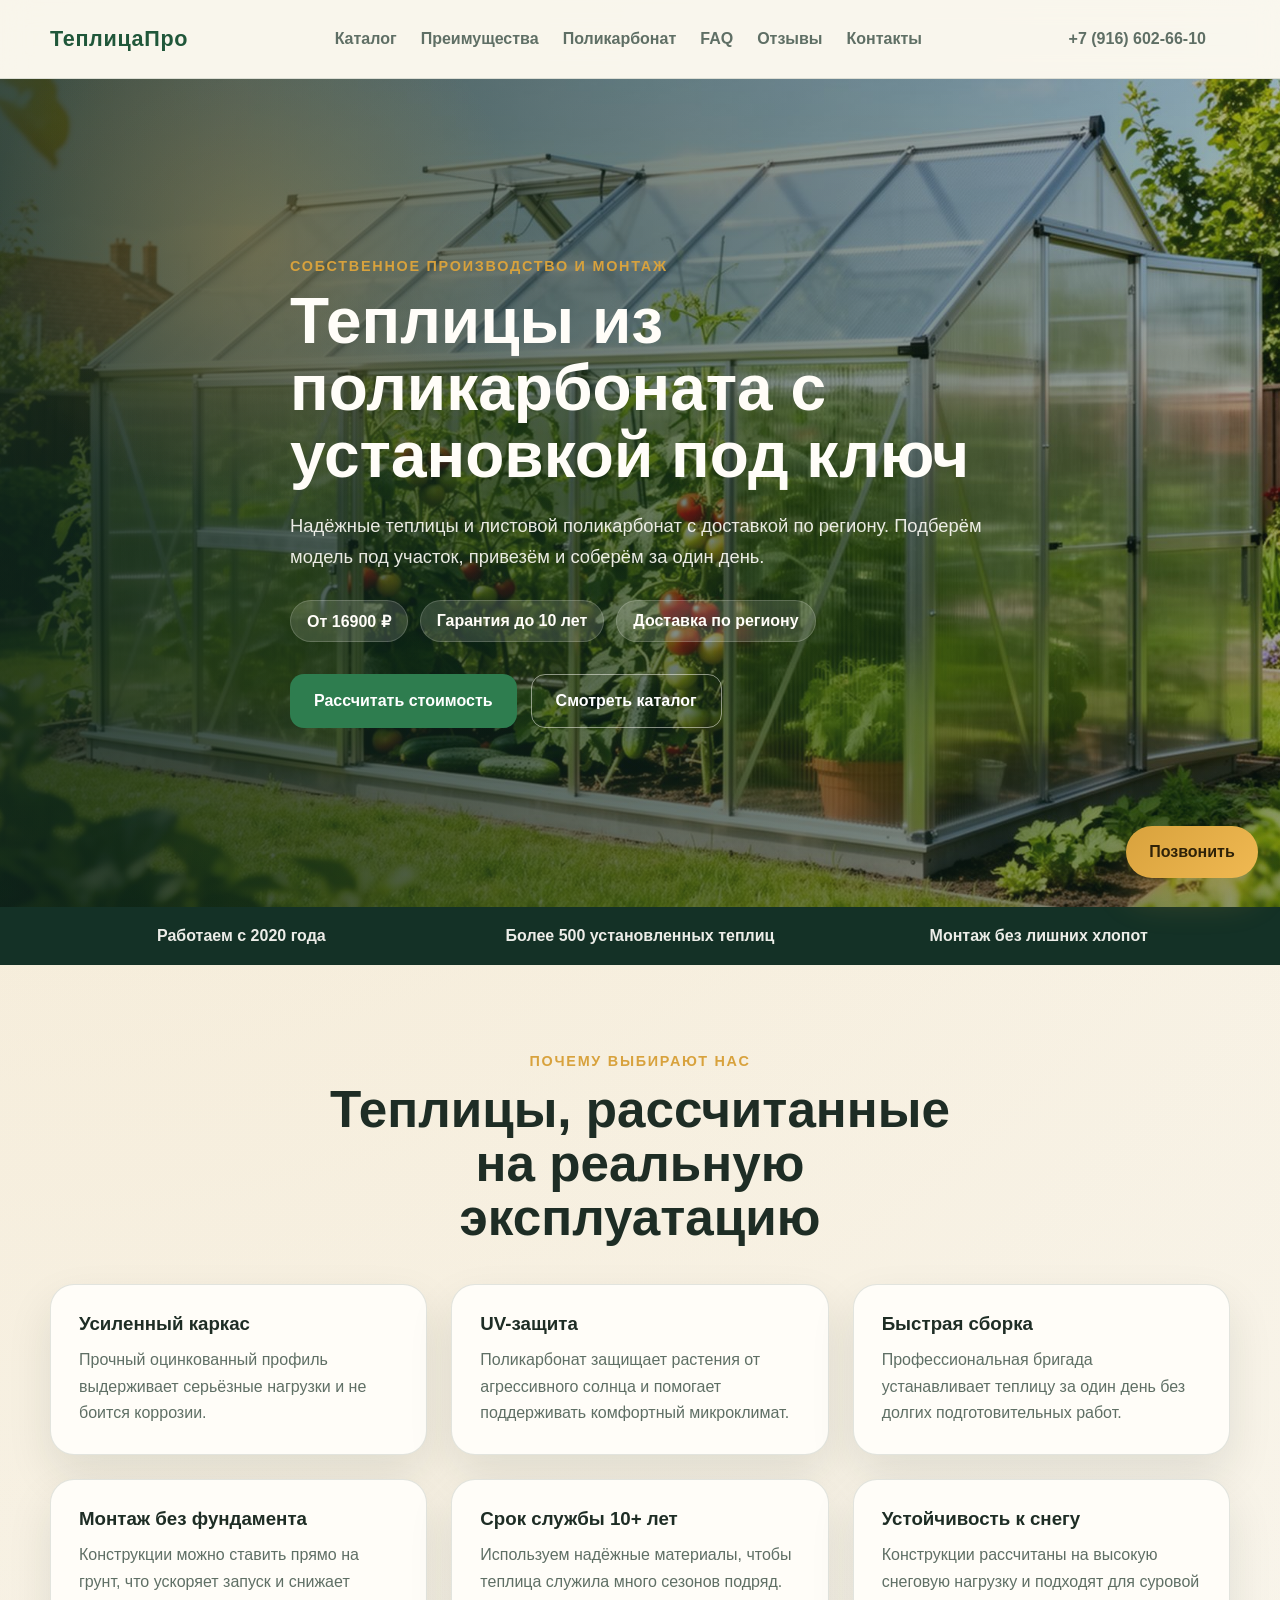
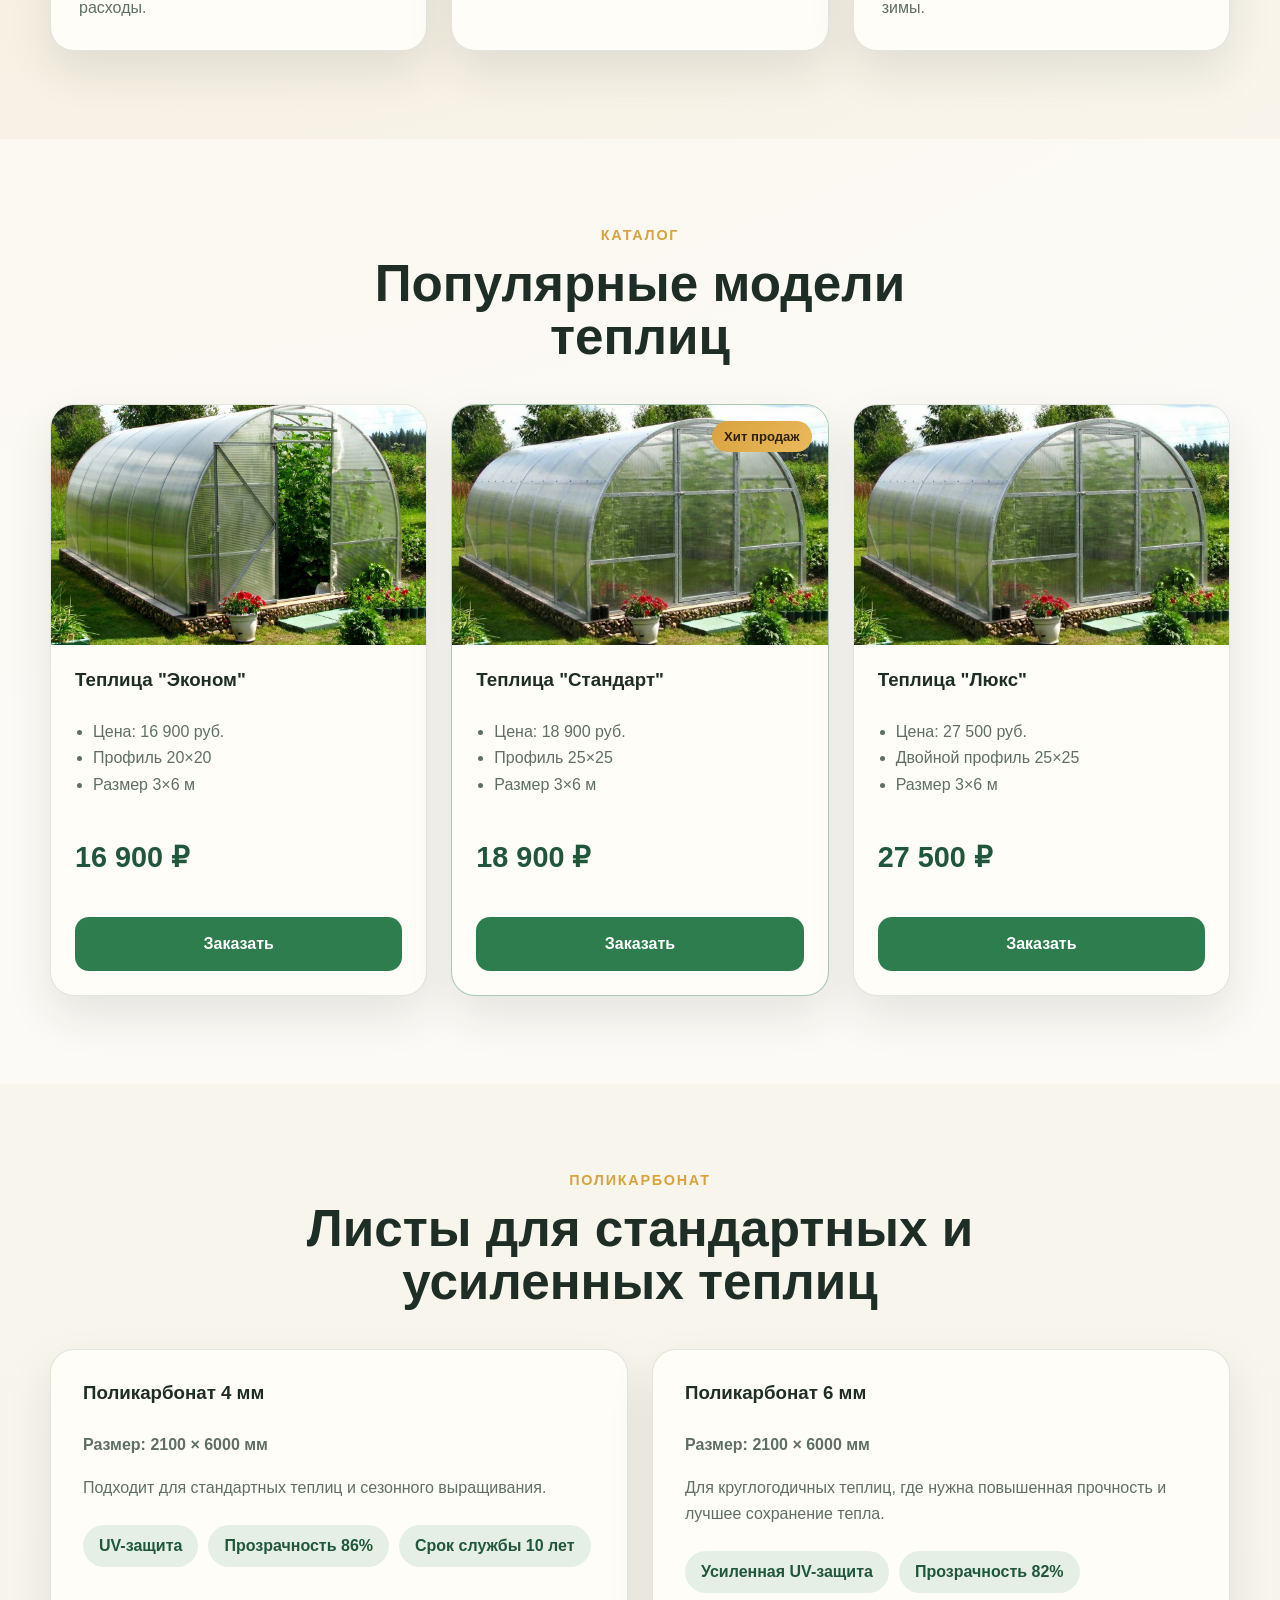
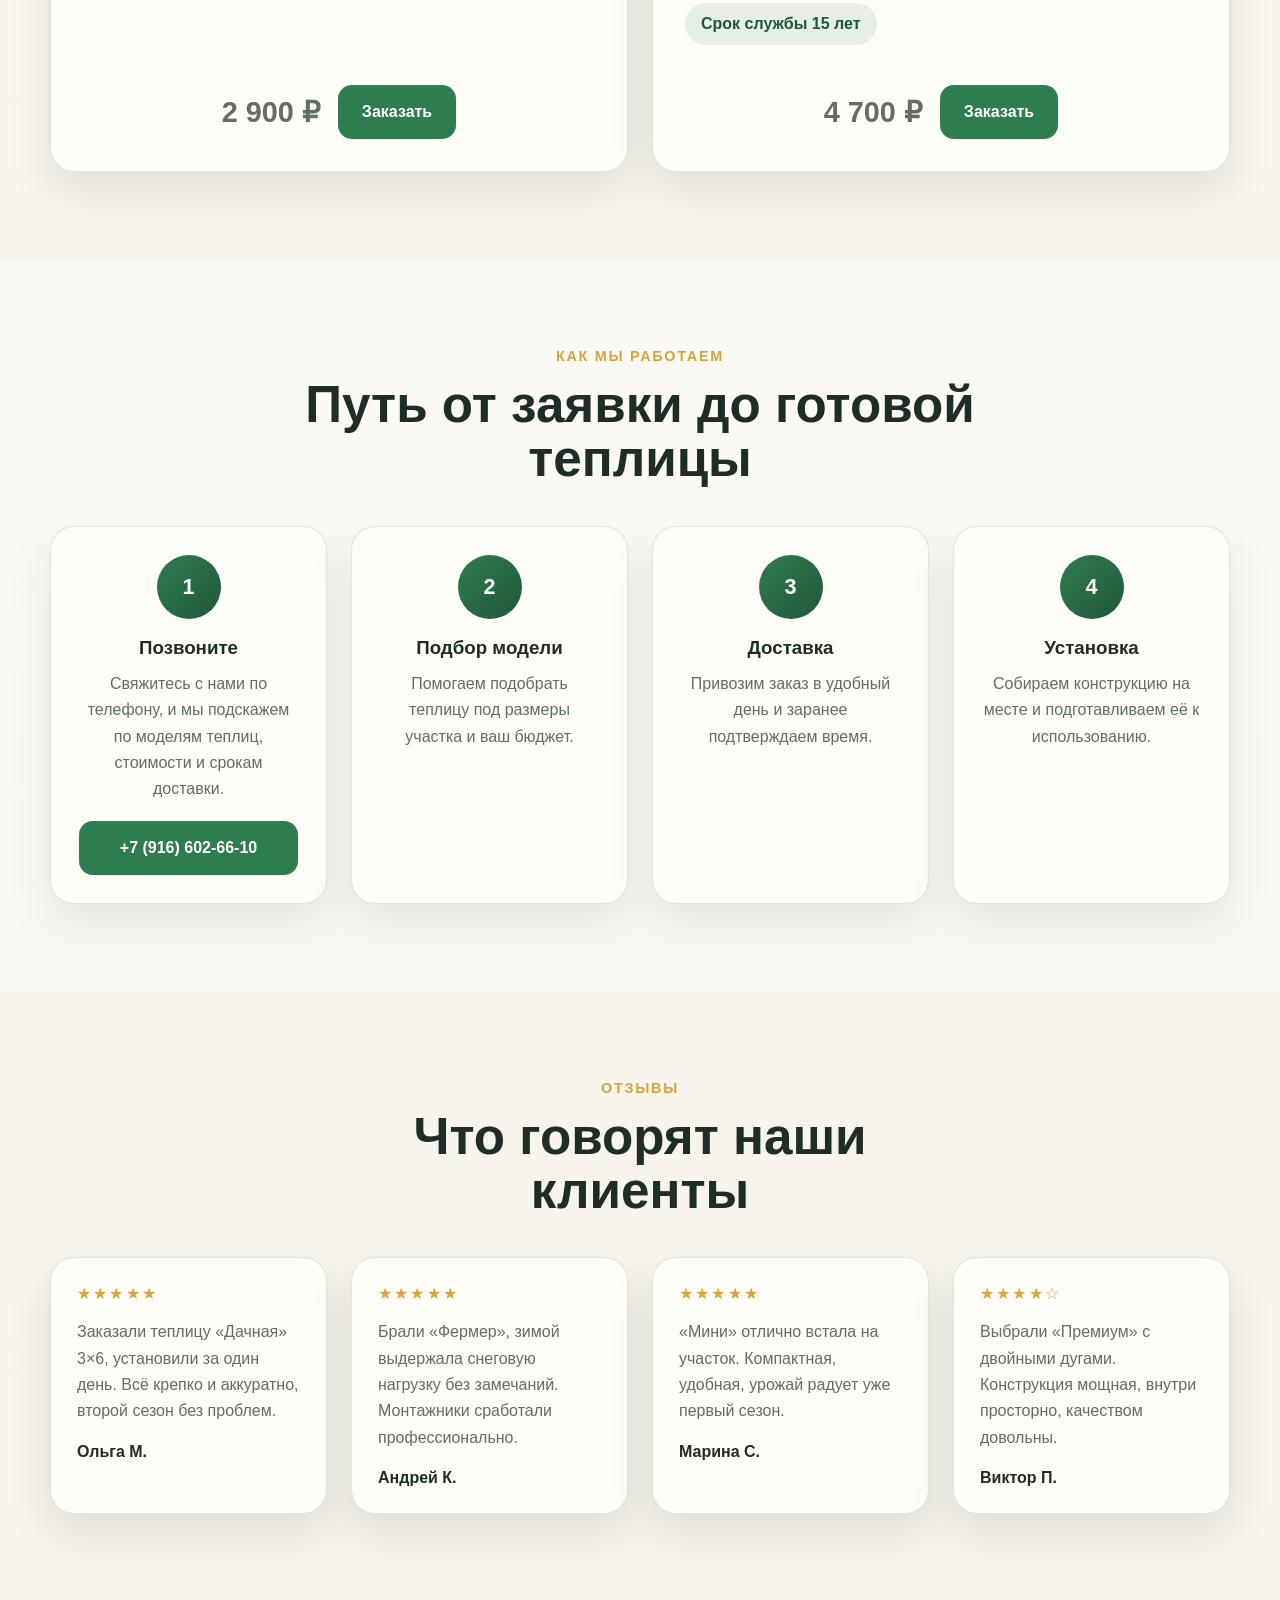
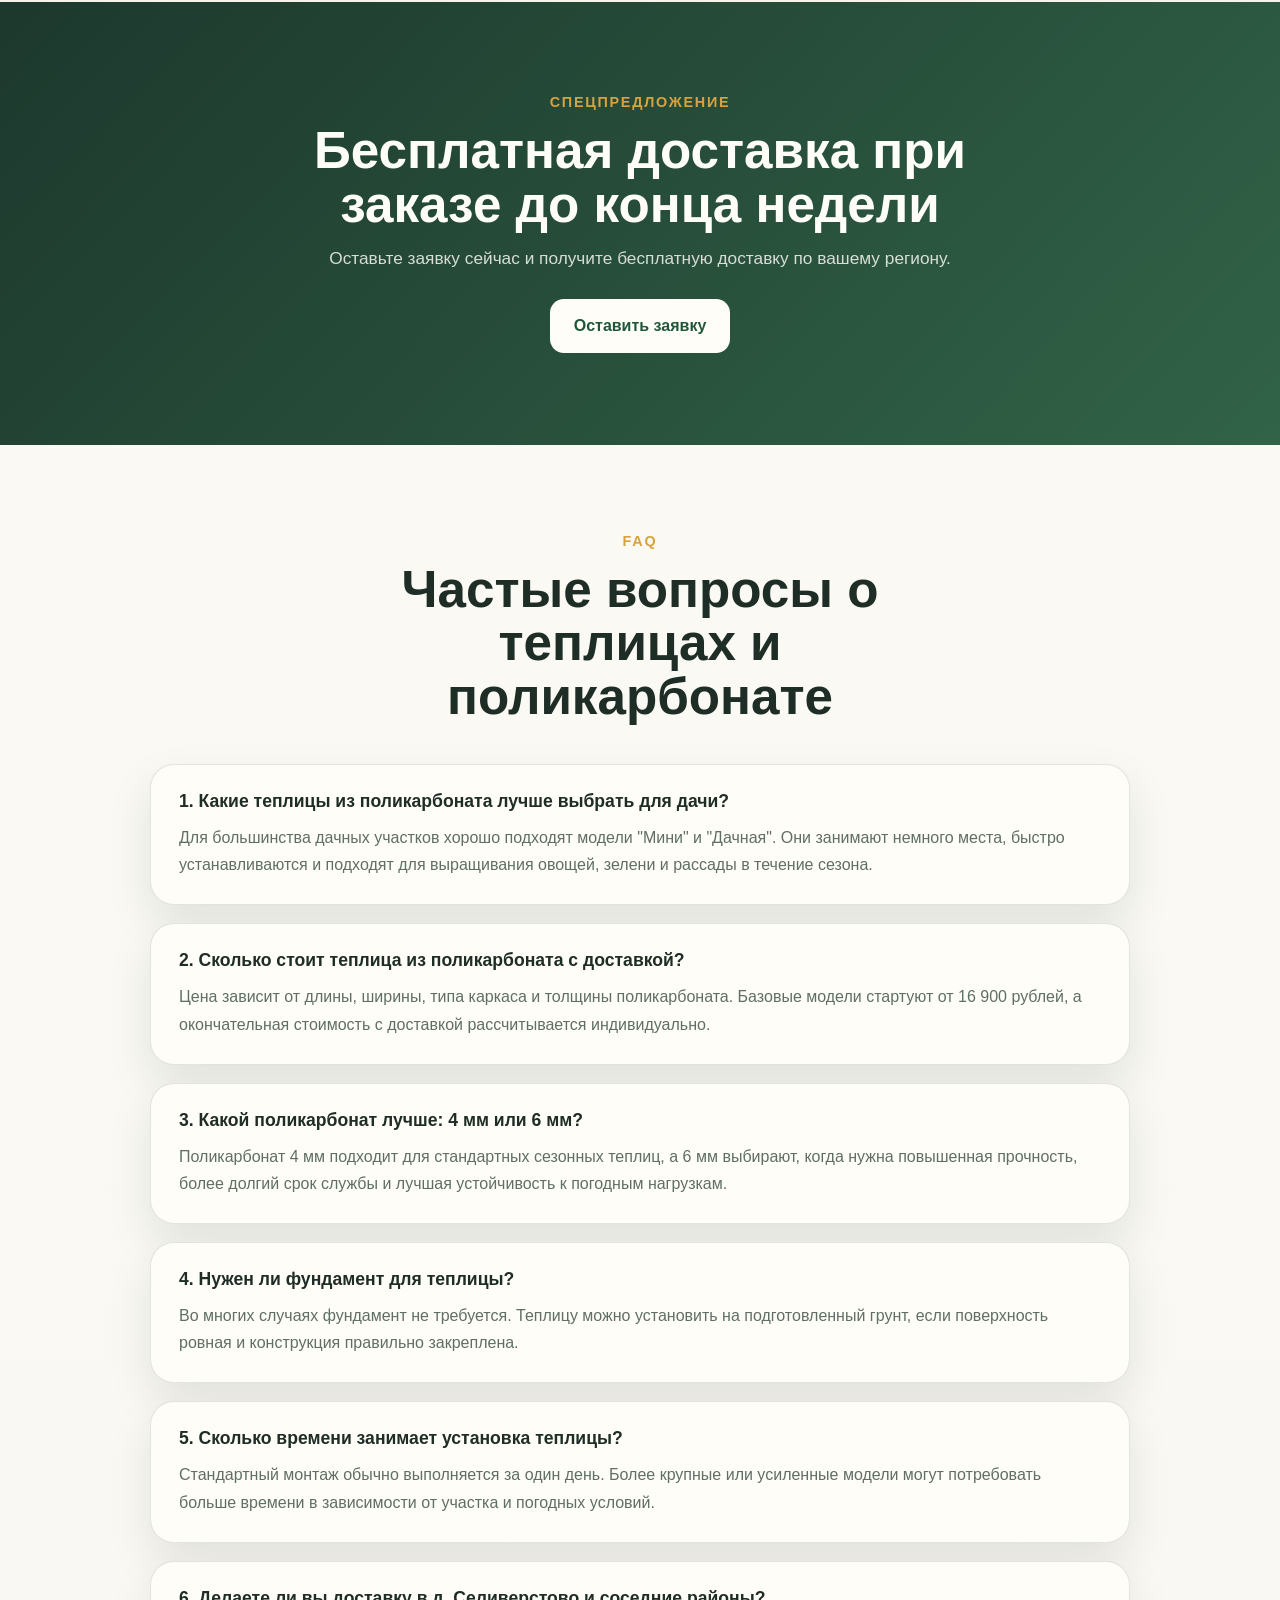
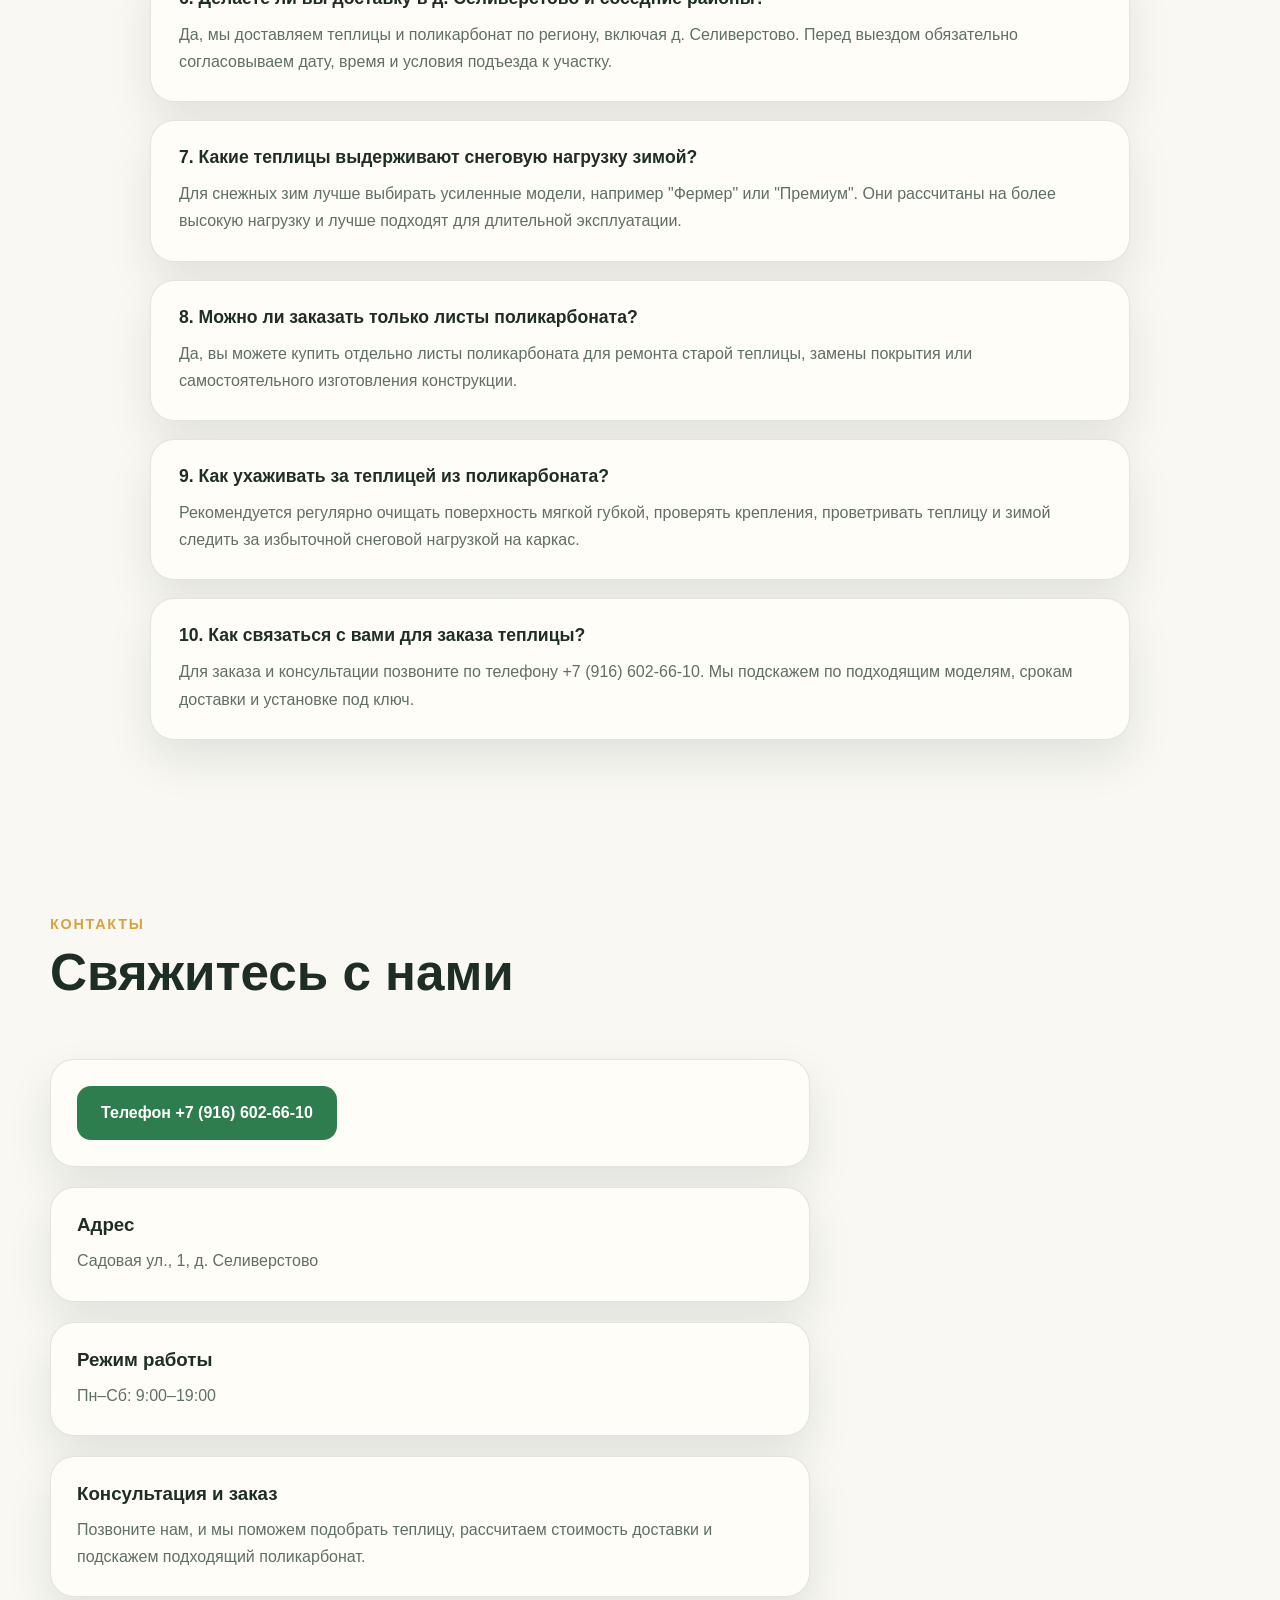
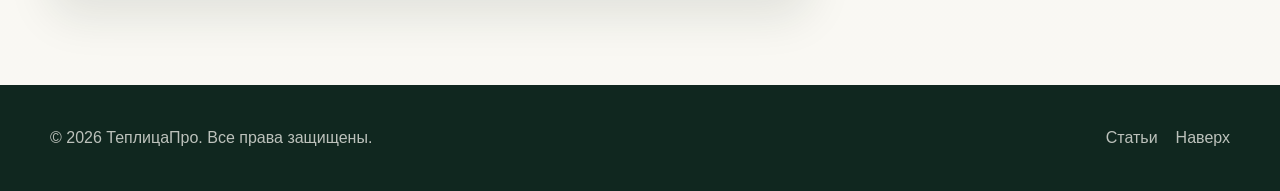
<file: index.html>
<!DOCTYPE html>
<html lang="ru">
  <head>
    <meta charset="UTF-8" />
    <meta name="viewport" content="width=device-width, initial-scale=1.0" />
    <title>ТеплицаПро | Теплицы из поликарбоната под ключ</title>
    <meta
      name="description"
      content="Надёжные теплицы из поликарбоната с доставкой и установкой. Каталог моделей, цены, отзывы и контакты."
    />
    <script type="application/ld+json">
      {
        "@context": "https://schema.org",
        "@type": "LocalBusiness",
        "name": "ТеплицаПро",
        "image": "pic/hero-greenhouse.jpg",
        "telephone": "+7 (916) 602-66-10",
        "address": {
          "@type": "PostalAddress",
          "streetAddress": "Садовая ул., 1",
          "addressLocality": "д. Селиверстово",
          "addressCountry": "RU"
        },
        "openingHours": "Mo-Sa 09:00-19:00",
        "url": "/",
        "priceRange": "₽₽",
        "makesOffer": [
          {
            "@type": "Offer",
            "itemOffered": {
              "@type": "Product",
              "name": "Теплицы из поликарбоната"
            }
          },
          {
            "@type": "Offer",
            "itemOffered": {
              "@type": "Product",
              "name": "Листы поликарбоната"
            }
          }
        ]
      }
    </script>
    <script type="application/ld+json">
      {
        "@context": "https://schema.org",
        "@type": "FAQPage",
        "mainEntity": [
          {
            "@type": "Question",
            "name": "Какие теплицы из поликарбоната вы продаёте?",
            "acceptedAnswer": {
              "@type": "Answer",
              "text": "Мы предлагаем модели Эконом, Стандарт и Люкс для дачных участков, частных домов и небольших фермерских хозяйств."
            }
          },
          {
            "@type": "Question",
            "name": "Сколько стоит теплица из поликарбоната?",
            "acceptedAnswer": {
              "@type": "Answer",
              "text": "Стоимость зависит от размера, толщины поликарбоната и типа каркаса. Базовые модели начинаются от 16 900 рублей."
            }
          },
          {
            "@type": "Question",
            "name": "Входит ли установка теплицы в стоимость?",
            "acceptedAnswer": {
              "@type": "Answer",
              "text": "Мы предлагаем установку под ключ. Итоговая цена рассчитывается отдельно в зависимости от модели, адреса доставки и особенностей участка."
            }
          },
          {
            "@type": "Question",
            "name": "Можно ли купить только поликарбонат без теплицы?",
            "acceptedAnswer": {
              "@type": "Answer",
              "text": "Да, у нас можно заказать листы поликарбоната 4 мм и 6 мм отдельно с доставкой."
            }
          },
          {
            "@type": "Question",
            "name": "Какая толщина поликарбоната лучше для теплицы?",
            "acceptedAnswer": {
              "@type": "Answer",
              "text": "Для стандартных сезонных теплиц обычно подходит 4 мм, а для более прочных и долговечных конструкций чаще выбирают 6 мм."
            }
          },
          {
            "@type": "Question",
            "name": "Нужен ли фундамент для установки теплицы?",
            "acceptedAnswer": {
              "@type": "Answer",
              "text": "Во многих случаях фундамент не требуется. Мы устанавливаем теплицы на грунт, если участок позволяет выполнить монтаж надёжно и ровно."
            }
          },
          {
            "@type": "Question",
            "name": "Сколько времени занимает монтаж теплицы?",
            "acceptedAnswer": {
              "@type": "Answer",
              "text": "Обычно установка занимает один день. Точные сроки зависят от размера теплицы и условий на участке."
            }
          },
          {
            "@type": "Question",
            "name": "Доставляете ли вы теплицы в Селиверстово и по району?",
            "acceptedAnswer": {
              "@type": "Answer",
              "text": "Да, мы работаем по региону и согласовываем доставку заранее, чтобы привезти теплицу в удобное для клиента время."
            }
          },
          {
            "@type": "Question",
            "name": "Какую снеговую нагрузку выдерживает теплица?",
            "acceptedAnswer": {
              "@type": "Answer",
              "text": "Показатель зависит от модели. Усиленные варианты выдерживают серьёзную снеговую нагрузку и подходят для зимней эксплуатации."
            }
          },
          {
            "@type": "Question",
            "name": "Как заказать теплицу и получить консультацию?",
            "acceptedAnswer": {
              "@type": "Answer",
              "text": "Для консультации и оформления заказа достаточно позвонить нам по телефону +7 (916) 602-66-10. Подскажем по размерам, цене и срокам установки."
            }
          }
        ]
      }
    </script>
    <link rel="stylesheet" href="style.css" />
  </head>
  <body>
    <header class="topbar">
      <div class="container topbar__inner">
        <a class="logo" href="#hero">ТеплицаПро</a>
        <button class="menu-toggle" type="button" aria-expanded="false" aria-controls="site-menu">
          Меню
        </button>
        <nav class="nav" id="site-menu">
          <a href="#catalog">Каталог</a>
          <a href="#advantages">Преимущества</a>
          <a href="#polycarbonate">Поликарбонат</a>
          <a href="#faq">FAQ</a>
          <a href="#reviews">Отзывы</a>
          <a href="#contacts">Контакты</a>
        </nav>
        <a class="phone-link" href="tel:+79166026610">+7 (916) 602-66-10</a>
      </div>
    </header>

    <main>
      <section class="hero" id="hero">
        <div class="hero__backdrop"></div>
        <div class="container hero__content">
          <p class="eyebrow">Собственное производство и монтаж</p>
          <h1>Теплицы из поликарбоната с установкой под ключ</h1>
          <p class="hero__lead">
            Надёжные теплицы и листовой поликарбонат с доставкой по региону. Подберём модель под участок, привезём и
            соберём за один день.
          </p>
          <div class="hero__badges">
            <span>От 16900 ₽</span>
            <span>Гарантия до 10 лет</span>
            <span>Доставка по региону</span>
          </div>
          <div class="hero__actions">
            <a class="button button--primary" href="#contacts">Рассчитать стоимость</a>
            <a class="button button--ghost" href="#catalog">Смотреть каталог</a>
          </div>
        </div>
      </section>

      <section class="trustbar">
        <div class="container trustbar__grid">
          <div>Работаем с 2020 года</div>
          <div>Более 500 установленных теплиц</div>
          <div>Монтаж без лишних хлопот</div>
        </div>
      </section>

      <section class="section" id="advantages">
        <div class="container">
          <div class="section-heading">
            <p class="eyebrow">Почему выбирают нас</p>
            <h2>Теплицы, рассчитанные на реальную эксплуатацию</h2>
          </div>
          <div class="cards-grid cards-grid--three">
            <article class="feature-card">
              <h3>Усиленный каркас</h3>
              <p>Прочный оцинкованный профиль выдерживает серьёзные нагрузки и не боится коррозии.</p>
            </article>
            <article class="feature-card">
              <h3>UV-защита</h3>
              <p>Поликарбонат защищает растения от агрессивного солнца и помогает поддерживать комфортный микроклимат.</p>
            </article>
            <article class="feature-card">
              <h3>Быстрая сборка</h3>
              <p>Профессиональная бригада устанавливает теплицу за один день без долгих подготовительных работ.</p>
            </article>
            <article class="feature-card">
              <h3>Монтаж без фундамента</h3>
              <p>Конструкции можно ставить прямо на грунт, что ускоряет запуск и снижает расходы.</p>
            </article>
            <article class="feature-card">
              <h3>Срок службы 10+ лет</h3>
              <p>Используем надёжные материалы, чтобы теплица служила много сезонов подряд.</p>
            </article>
            <article class="feature-card">
              <h3>Устойчивость к снегу</h3>
              <p>Конструкции рассчитаны на высокую снеговую нагрузку и подходят для суровой зимы.</p>
            </article>
          </div>
        </div>
      </section>

      <section class="section section--muted" id="catalog">
        <div class="container">
          <div class="section-heading">
            <p class="eyebrow">Каталог</p>
            <h2>Популярные модели теплиц</h2>
          </div>
          <div class="cards-grid cards-grid--three">
            <article class="product-card">
              <img src="pic/t1.jpg" alt='Теплица "Эконом"' />
              <div class="product-card__body">
                <h3>Теплица "Эконом"</h3>
                <ul>
                  <li>Цена: 16 900 руб.</li>
                  <li>Профиль 20×20</li>
                  <li>Размер 3×6 м</li>
                </ul>
                <p class="price">16 900 ₽</p>
                <a class="button button--primary button--full" href="#contacts">Заказать</a>
              </div>
            </article>

            <article class="product-card product-card--accent">
              <span class="product-card__tag">Хит продаж</span>
              <img src="pic/t2.jpg" alt='Теплица "Стандарт"' />
              <div class="product-card__body">
                <h3>Теплица "Стандарт"</h3>
                <ul>
                  <li>Цена: 18 900 руб.</li>
                  <li>Профиль 25×25</li>
                  <li>Размер 3×6 м</li>
                </ul>
                <p class="price">18 900 ₽</p>
                <a class="button button--primary button--full" href="#contacts">Заказать</a>
              </div>
            </article>

            <article class="product-card">
              <img src="pic/t3.jpg" alt='Теплица "Люкс"' />
              <div class="product-card__body">
                <h3>Теплица "Люкс"</h3>
                <ul>
                  <li>Цена: 27 500 руб.</li>
                  <li>Двойной профиль 25×25</li>
                  <li>Размер 3×6 м</li>
                </ul>
                <p class="price">27 500 ₽</p>
                <a class="button button--primary button--full" href="#contacts">Заказать</a>
              </div>
            </article>
          </div>
        </div>
      </section>

<section class="section" id="polycarbonate">
        <div class="container">
          <div class="section-heading">
            <p class="eyebrow">Поликарбонат</p>
            <h2>Листы для стандартных и усиленных теплиц</h2>
          </div>
          <div class="cards-grid cards-grid--two">
            <article class="sheet-card">
              <h3>Поликарбонат 4 мм</h3>
              <p class="sheet-card__meta">Размер: 2100 × 6000 мм</p>
              <p>Подходит для стандартных теплиц и сезонного выращивания.</p>
              <div class="pill-row">
                <span>UV-защита</span>
                <span>Прозрачность 86%</span>
                <span>Срок службы 10 лет</span>
              </div>
              <div class="sheet-card__footer">
                <p class="price">2 900 ₽</p>
                <a class="button button--primary" href="#contacts">Заказать</a>
              </div>
            </article>
            <article class="sheet-card">
              <h3>Поликарбонат 6 мм</h3>
              <p class="sheet-card__meta">Размер: 2100 × 6000 мм</p>
              <p>Для круглогодичных теплиц, где нужна повышенная прочность и лучшее сохранение тепла.</p>
              <div class="pill-row">
                <span>Усиленная UV-защита</span>
                <span>Прозрачность 82%</span>
                <span>Срок службы 15 лет</span>
              </div>
              <div class="sheet-card__footer">
                <p class="price">4 700 ₽</p>
                <a class="button button--primary" href="#contacts">Заказать</a>
              </div>
            </article>
          </div>
        </div>
      </section>

      <section class="section section--muted">
        <div class="container">
          <div class="section-heading">
            <p class="eyebrow">Как мы работаем</p>
            <h2>Путь от заявки до готовой теплицы</h2>
          </div>
          <div class="steps">
            <article class="step">
              <span class="step__number">1</span>
              <h3>Позвоните</h3>
              <p>Свяжитесь с нами по телефону, и мы подскажем по моделям теплиц, стоимости и срокам доставки.</p>
              <a class="button button--primary step__button" href="tel:+79166026610">+7 (916) 602-66-10</a>
            </article>
            <article class="step">
              <span class="step__number">2</span>
              <h3>Подбор модели</h3>
              <p>Помогаем подобрать теплицу под размеры участка и ваш бюджет.</p>
            </article>
            <article class="step">
              <span class="step__number">3</span>
              <h3>Доставка</h3>
              <p>Привозим заказ в удобный день и заранее подтверждаем время.</p>
            </article>
            <article class="step">
              <span class="step__number">4</span>
              <h3>Установка</h3>
              <p>Собираем конструкцию на месте и подготавливаем её к использованию.</p>
            </article>
          </div>
        </div>
      </section>

      <section class="section" id="reviews">
        <div class="container">
          <div class="section-heading">
            <p class="eyebrow">Отзывы</p>
            <h2>Что говорят наши клиенты</h2>
          </div>
          <div class="cards-grid cards-grid--four">
            <article class="review-card">
              <div class="stars">★★★★★</div>
              <p>Заказали теплицу «Дачная» 3×6, установили за один день. Всё крепко и аккуратно, второй сезон без проблем.</p>
              <strong>Ольга М.</strong>
            </article>
            <article class="review-card">
              <div class="stars">★★★★★</div>
              <p>Брали «Фермер», зимой выдержала снеговую нагрузку без замечаний. Монтажники сработали профессионально.</p>
              <strong>Андрей К.</strong>
            </article>
            <article class="review-card">
              <div class="stars">★★★★★</div>
              <p>«Мини» отлично встала на участок. Компактная, удобная, урожай радует уже первый сезон.</p>
              <strong>Марина С.</strong>
            </article>
            <article class="review-card">
              <div class="stars">★★★★☆</div>
              <p>Выбрали «Премиум» с двойными дугами. Конструкция мощная, внутри просторно, качеством довольны.</p>
              <strong>Виктор П.</strong>
            </article>
          </div>
        </div>
      </section>

      <section class="promo">
        <div class="container promo__inner">
          <p class="eyebrow">Спецпредложение</p>
          <h2>Бесплатная доставка при заказе до конца недели</h2>
          <p>Оставьте заявку сейчас и получите бесплатную доставку по вашему региону.</p>
          <a class="button button--light" href="#contacts">Оставить заявку</a>
        </div>
      </section>

      <section class="section section--muted" id="faq">
        <div class="container">
          <div class="section-heading">
            <p class="eyebrow">FAQ</p>
            <h2>Частые вопросы о теплицах и поликарбонате</h2>
          </div>
          <div class="faq-list">
            <article class="faq-item">
              <h3>1. Какие теплицы из поликарбоната лучше выбрать для дачи?</h3>
              <p>Для большинства дачных участков хорошо подходят модели "Мини" и "Дачная". Они занимают немного места, быстро устанавливаются и подходят для выращивания овощей, зелени и рассады в течение сезона.</p>
            </article>
            <article class="faq-item">
              <h3>2. Сколько стоит теплица из поликарбоната с доставкой?</h3>
              <p>Цена зависит от длины, ширины, типа каркаса и толщины поликарбоната. Базовые модели стартуют от 16 900 рублей, а окончательная стоимость с доставкой рассчитывается индивидуально.</p>
            </article>
            <article class="faq-item">
              <h3>3. Какой поликарбонат лучше: 4 мм или 6 мм?</h3>
              <p>Поликарбонат 4 мм подходит для стандартных сезонных теплиц, а 6 мм выбирают, когда нужна повышенная прочность, более долгий срок службы и лучшая устойчивость к погодным нагрузкам.</p>
            </article>
            <article class="faq-item">
              <h3>4. Нужен ли фундамент для теплицы?</h3>
              <p>Во многих случаях фундамент не требуется. Теплицу можно установить на подготовленный грунт, если поверхность ровная и конструкция правильно закреплена.</p>
            </article>
            <article class="faq-item">
              <h3>5. Сколько времени занимает установка теплицы?</h3>
              <p>Стандартный монтаж обычно выполняется за один день. Более крупные или усиленные модели могут потребовать больше времени в зависимости от участка и погодных условий.</p>
            </article>
            <article class="faq-item">
              <h3>6. Делаете ли вы доставку в д. Селиверстово и соседние районы?</h3>
              <p>Да, мы доставляем теплицы и поликарбонат по региону, включая д. Селиверстово. Перед выездом обязательно согласовываем дату, время и условия подъезда к участку.</p>
            </article>
            <article class="faq-item">
              <h3>7. Какие теплицы выдерживают снеговую нагрузку зимой?</h3>
              <p>Для снежных зим лучше выбирать усиленные модели, например "Фермер" или "Премиум". Они рассчитаны на более высокую нагрузку и лучше подходят для длительной эксплуатации.</p>
            </article>
            <article class="faq-item">
              <h3>8. Можно ли заказать только листы поликарбоната?</h3>
              <p>Да, вы можете купить отдельно листы поликарбоната для ремонта старой теплицы, замены покрытия или самостоятельного изготовления конструкции.</p>
            </article>
            <article class="faq-item">
              <h3>9. Как ухаживать за теплицей из поликарбоната?</h3>
              <p>Рекомендуется регулярно очищать поверхность мягкой губкой, проверять крепления, проветривать теплицу и зимой следить за избыточной снеговой нагрузкой на каркас.</p>
            </article>
            <article class="faq-item">
              <h3>10. Как связаться с вами для заказа теплицы?</h3>
              <p>Для заказа и консультации позвоните по телефону +7 (916) 602-66-10. Мы подскажем по подходящим моделям, срокам доставки и установке под ключ.</p>
            </article>
          </div>
        </div>
      </section>

      <section class="section section--muted" id="contacts">
        <div class="container contacts contacts--single">
          <aside class="contacts__info">
            <div class="section-heading section-heading--left">
              <p class="eyebrow">Контакты</p>
              <h2>Свяжитесь с нами</h2>
            </div>
            <div class="info-card">
              <a class="button button--primary contacts-phone-button" href="tel:+79166026610">Телефон +7 (916) 602-66-10</a>
            </div>
            <div class="info-card">
              <h3>Адрес</h3>
              <p>Садовая ул., 1, д. Селиверстово</p>
            </div>
            <div class="info-card">
              <h3>Режим работы</h3>
              <p>Пн–Сб: 9:00–19:00</p>
            </div>
            <div class="info-card">
              <h3>Консультация и заказ</h3>
              <p>Позвоните нам, и мы поможем подобрать теплицу, рассчитаем стоимость доставки и подскажем подходящий поликарбонат.</p>
            </div>
          </aside>
        </div>
      </section>
    </main>

    <footer class="footer">
      <div class="container footer__inner">
        <p>© 2026 ТеплицаПро. Все права защищены.</p>
        <div class="footer__links">
          <a href="post/">Статьи</a>
          <a href="#hero">Наверх</a>
        </div>
      </div>
    </footer>

    <a class="floating-call" href="tel:+79166026610" aria-label="Позвонить">Позвонить</a>

    <script src="script.js"></script>
  </body>
</html>
</file>
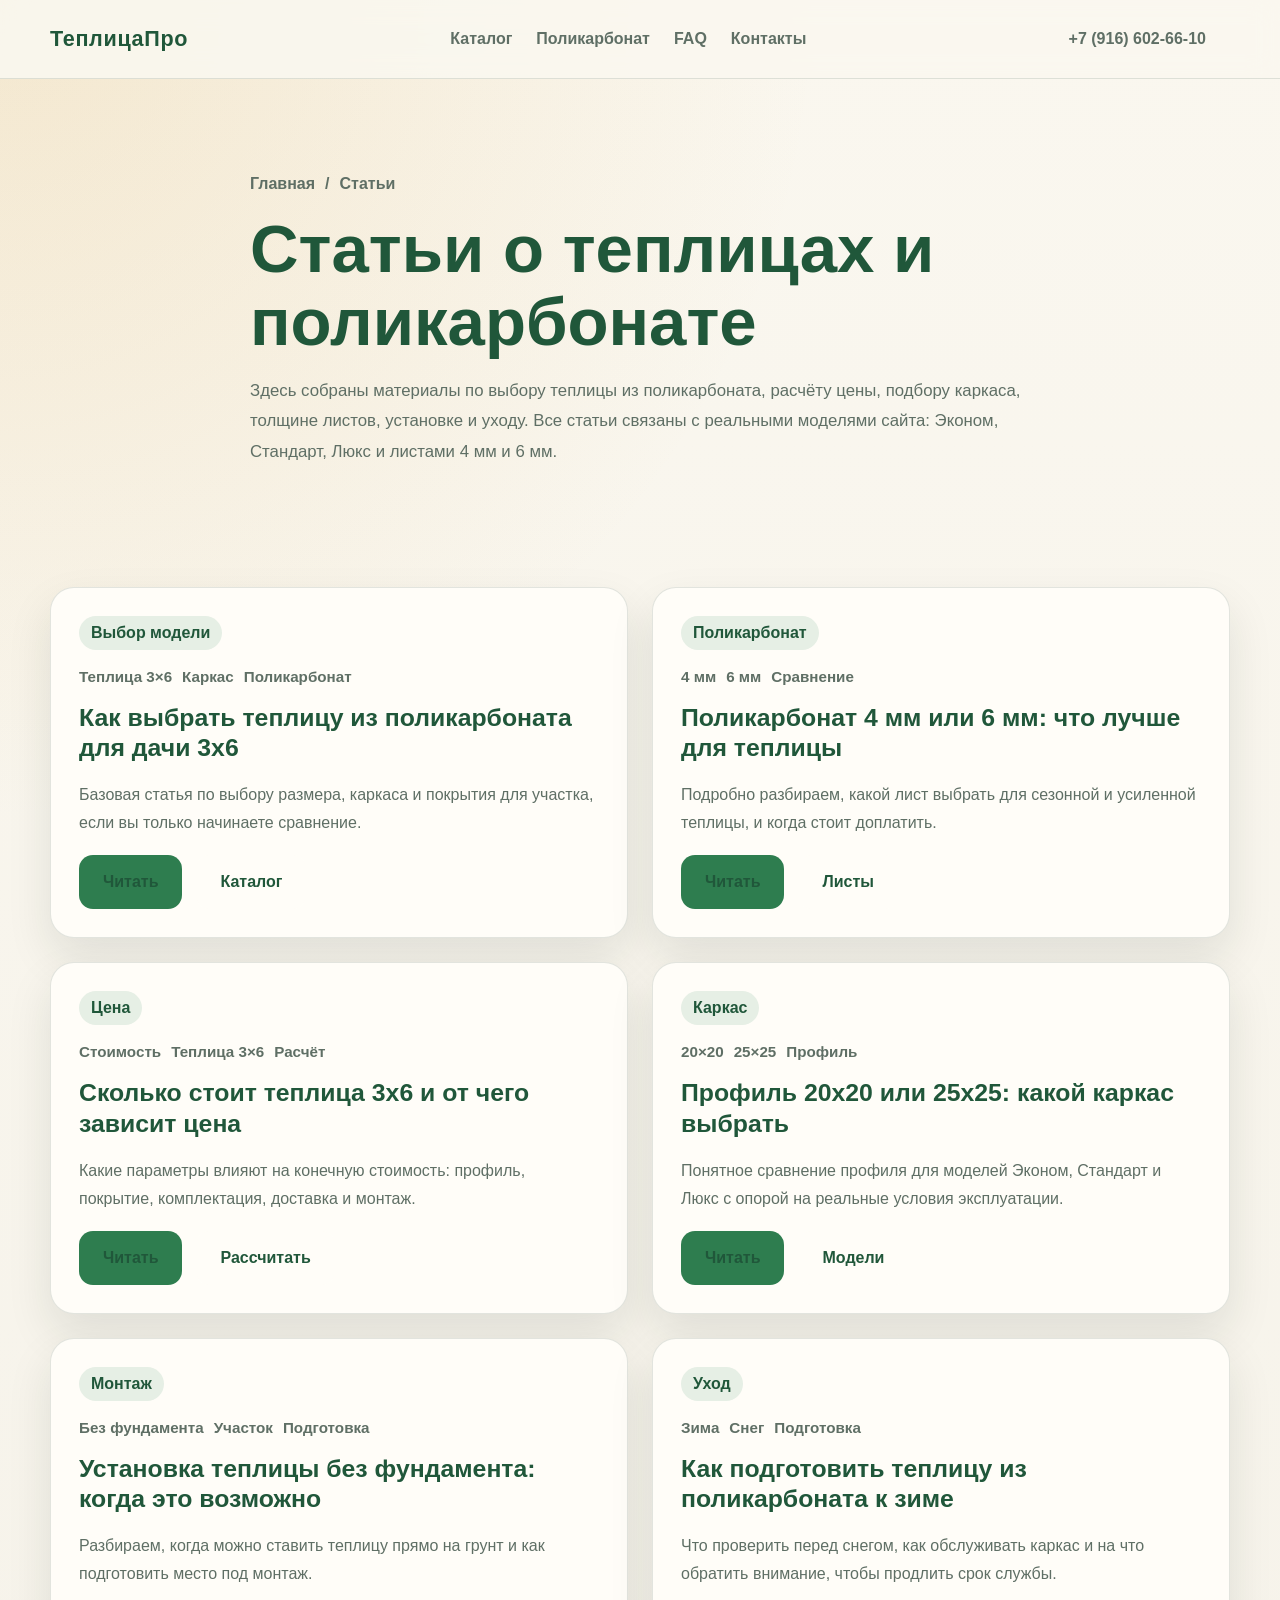
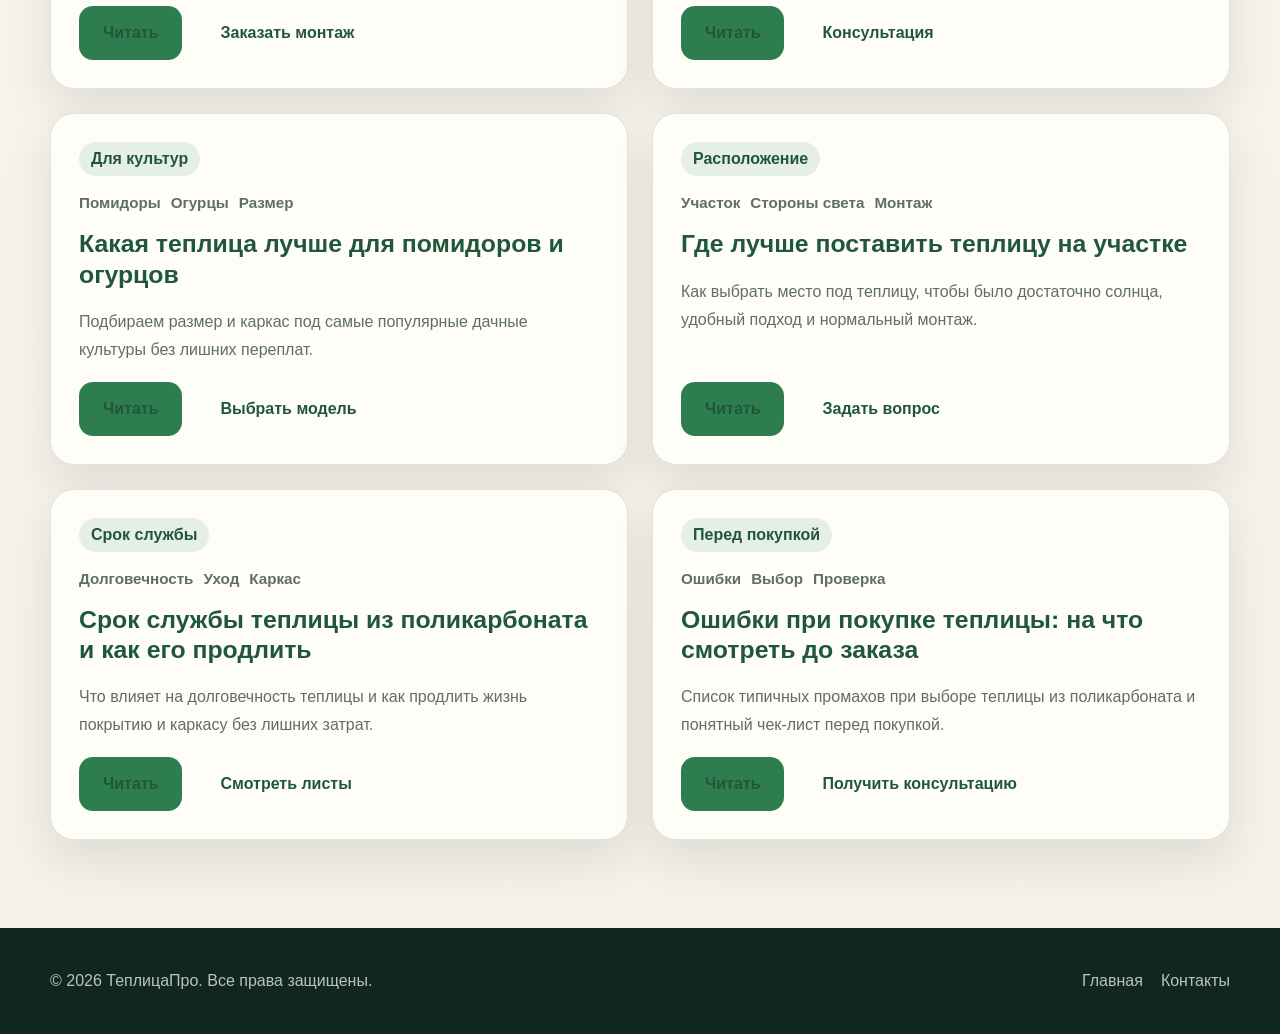
<file: post/index.html>
<!doctype html>
<html lang="ru">
  <head>
    <meta charset="UTF-8" />
    <meta name="viewport" content="width=device-width, initial-scale=1.0" />
    <title>Статьи о теплицах и поликарбонате | ТеплицаПро</title>
    <meta
      name="description"
      content="Статьи о теплицах из поликарбоната: выбор теплицы 3x6, сравнение каркасов, поликарбонат 4 мм и 6 мм, монтаж, уход и ошибки при покупке."
    />
    <link rel="canonical" href="/post/" />
    <link rel="stylesheet" href="../style.css" />
    <link rel="stylesheet" href="post.css" />
  </head>
  <body>
    <header class="topbar">
      <div class="container topbar__inner">
        <a class="logo" href="../index.html#hero">ТеплицаПро</a>
        <nav class="nav">
          <a href="../index.html#catalog">Каталог</a>
          <a href="../index.html#polycarbonate">Поликарбонат</a>
          <a href="../index.html#faq">FAQ</a>
          <a href="../index.html#contacts">Контакты</a>
        </nav>
        <a class="phone-link" href="tel:+79166026610">+7 (916) 602-66-10</a>
      </div>
    </header>

    <main>
      <section class="page-hero">
        <div class="container page-hero__inner">
          <div class="breadcrumbs">
            <a href="../index.html">Главная</a>
            <span>/</span>
            <span>Статьи</span>
          </div>
          <h1>Статьи о теплицах и поликарбонате</h1>
          <p>
            Здесь собраны материалы по выбору теплицы из поликарбоната, расчёту цены, подбору каркаса, толщине листов,
            установке и уходу. Все статьи связаны с реальными моделями сайта: Эконом, Стандарт, Люкс и листами 4 мм и
            6 мм.
          </p>
        </div>
      </section>

      <section class="section">
        <div class="container">
          <div class="posts-grid">
            <article class="post-card info-card">
              <span class="post-card__tag">Выбор модели</span>
              <div class="post-card__meta"><span>Теплица 3×6</span><span>Каркас</span><span>Поликарбонат</span></div>
              <h2>Как выбрать теплицу из поликарбоната для дачи 3x6</h2>
              <p>Базовая статья по выбору размера, каркаса и покрытия для участка, если вы только начинаете сравнение.</p>
              <div class="post-card__actions">
                <a class="button button--primary" href="kak-vybrat-teplicu-iz-polikarbonata.html">Читать</a>
                <a class="button button--light" href="../index.html#catalog">Каталог</a>
              </div>
            </article>

            <article class="post-card info-card">
              <span class="post-card__tag">Поликарбонат</span>
              <div class="post-card__meta"><span>4 мм</span><span>6 мм</span><span>Сравнение</span></div>
              <h2>Поликарбонат 4 мм или 6 мм: что лучше для теплицы</h2>
              <p>Подробно разбираем, какой лист выбрать для сезонной и усиленной теплицы, и когда стоит доплатить.</p>
              <div class="post-card__actions">
                <a class="button button--primary" href="polikarbonat-4-mm-ili-6-mm-chto-vybrat.html">Читать</a>
                <a class="button button--light" href="../index.html#polycarbonate">Листы</a>
              </div>
            </article>

            <article class="post-card info-card">
              <span class="post-card__tag">Цена</span>
              <div class="post-card__meta"><span>Стоимость</span><span>Теплица 3×6</span><span>Расчёт</span></div>
              <h2>Сколько стоит теплица 3x6 и от чего зависит цена</h2>
              <p>Какие параметры влияют на конечную стоимость: профиль, покрытие, комплектация, доставка и монтаж.</p>
              <div class="post-card__actions">
                <a class="button button--primary" href="stoimost-teplicy-3x6.html">Читать</a>
                <a class="button button--light" href="../index.html#contacts">Рассчитать</a>
              </div>
            </article>

            <article class="post-card info-card">
              <span class="post-card__tag">Каркас</span>
              <div class="post-card__meta"><span>20×20</span><span>25×25</span><span>Профиль</span></div>
              <h2>Профиль 20x20 или 25x25: какой каркас выбрать</h2>
              <p>Понятное сравнение профиля для моделей Эконом, Стандарт и Люкс с опорой на реальные условия эксплуатации.</p>
              <div class="post-card__actions">
                <a class="button button--primary" href="profil-20x20-ili-25x25.html">Читать</a>
                <a class="button button--light" href="../index.html#catalog">Модели</a>
              </div>
            </article>

            <article class="post-card info-card">
              <span class="post-card__tag">Монтаж</span>
              <div class="post-card__meta"><span>Без фундамента</span><span>Участок</span><span>Подготовка</span></div>
              <h2>Установка теплицы без фундамента: когда это возможно</h2>
              <p>Разбираем, когда можно ставить теплицу прямо на грунт и как подготовить место под монтаж.</p>
              <div class="post-card__actions">
                <a class="button button--primary" href="ustanovka-teplicy-bez-fundamenta.html">Читать</a>
                <a class="button button--light" href="../index.html#contacts">Заказать монтаж</a>
              </div>
            </article>

            <article class="post-card info-card">
              <span class="post-card__tag">Уход</span>
              <div class="post-card__meta"><span>Зима</span><span>Снег</span><span>Подготовка</span></div>
              <h2>Как подготовить теплицу из поликарбоната к зиме</h2>
              <p>Что проверить перед снегом, как обслуживать каркас и на что обратить внимание, чтобы продлить срок службы.</p>
              <div class="post-card__actions">
                <a class="button button--primary" href="kak-podgotovit-teplicu-k-zime.html">Читать</a>
                <a class="button button--light" href="../index.html#contacts">Консультация</a>
              </div>
            </article>

            <article class="post-card info-card">
              <span class="post-card__tag">Для культур</span>
              <div class="post-card__meta"><span>Помидоры</span><span>Огурцы</span><span>Размер</span></div>
              <h2>Какая теплица лучше для помидоров и огурцов</h2>
              <p>Подбираем размер и каркас под самые популярные дачные культуры без лишних переплат.</p>
              <div class="post-card__actions">
                <a class="button button--primary" href="teplica-dlya-pomidorov-i-ogurcov.html">Читать</a>
                <a class="button button--light" href="../index.html#catalog">Выбрать модель</a>
              </div>
            </article>

            <article class="post-card info-card">
              <span class="post-card__tag">Расположение</span>
              <div class="post-card__meta"><span>Участок</span><span>Стороны света</span><span>Монтаж</span></div>
              <h2>Где лучше поставить теплицу на участке</h2>
              <p>Как выбрать место под теплицу, чтобы было достаточно солнца, удобный подход и нормальный монтаж.</p>
              <div class="post-card__actions">
                <a class="button button--primary" href="gde-postavit-teplicu-na-uchastke.html">Читать</a>
                <a class="button button--light" href="../index.html#contacts">Задать вопрос</a>
              </div>
            </article>

            <article class="post-card info-card">
              <span class="post-card__tag">Срок службы</span>
              <div class="post-card__meta"><span>Долговечность</span><span>Уход</span><span>Каркас</span></div>
              <h2>Срок службы теплицы из поликарбоната и как его продлить</h2>
              <p>Что влияет на долговечность теплицы и как продлить жизнь покрытию и каркасу без лишних затрат.</p>
              <div class="post-card__actions">
                <a class="button button--primary" href="srok-sluzhby-teplicy-iz-polikarbonata.html">Читать</a>
                <a class="button button--light" href="../index.html#polycarbonate">Смотреть листы</a>
              </div>
            </article>

            <article class="post-card info-card">
              <span class="post-card__tag">Перед покупкой</span>
              <div class="post-card__meta"><span>Ошибки</span><span>Выбор</span><span>Проверка</span></div>
              <h2>Ошибки при покупке теплицы: на что смотреть до заказа</h2>
              <p>Список типичных промахов при выборе теплицы из поликарбоната и понятный чек-лист перед покупкой.</p>
              <div class="post-card__actions">
                <a class="button button--primary" href="oshibki-pri-pokupke-teplicy.html">Читать</a>
                <a class="button button--light" href="../index.html#contacts">Получить консультацию</a>
              </div>
            </article>
          </div>
        </div>
      </section>
    </main>

    <footer class="footer">
      <div class="container footer__inner">
        <p>© 2026 ТеплицаПро. Все права защищены.</p>
        <div class="footer__links">
          <a href="../index.html">Главная</a>
          <a href="../index.html#contacts">Контакты</a>
        </div>
      </div>
    </footer>
  </body>
</html>
</file>
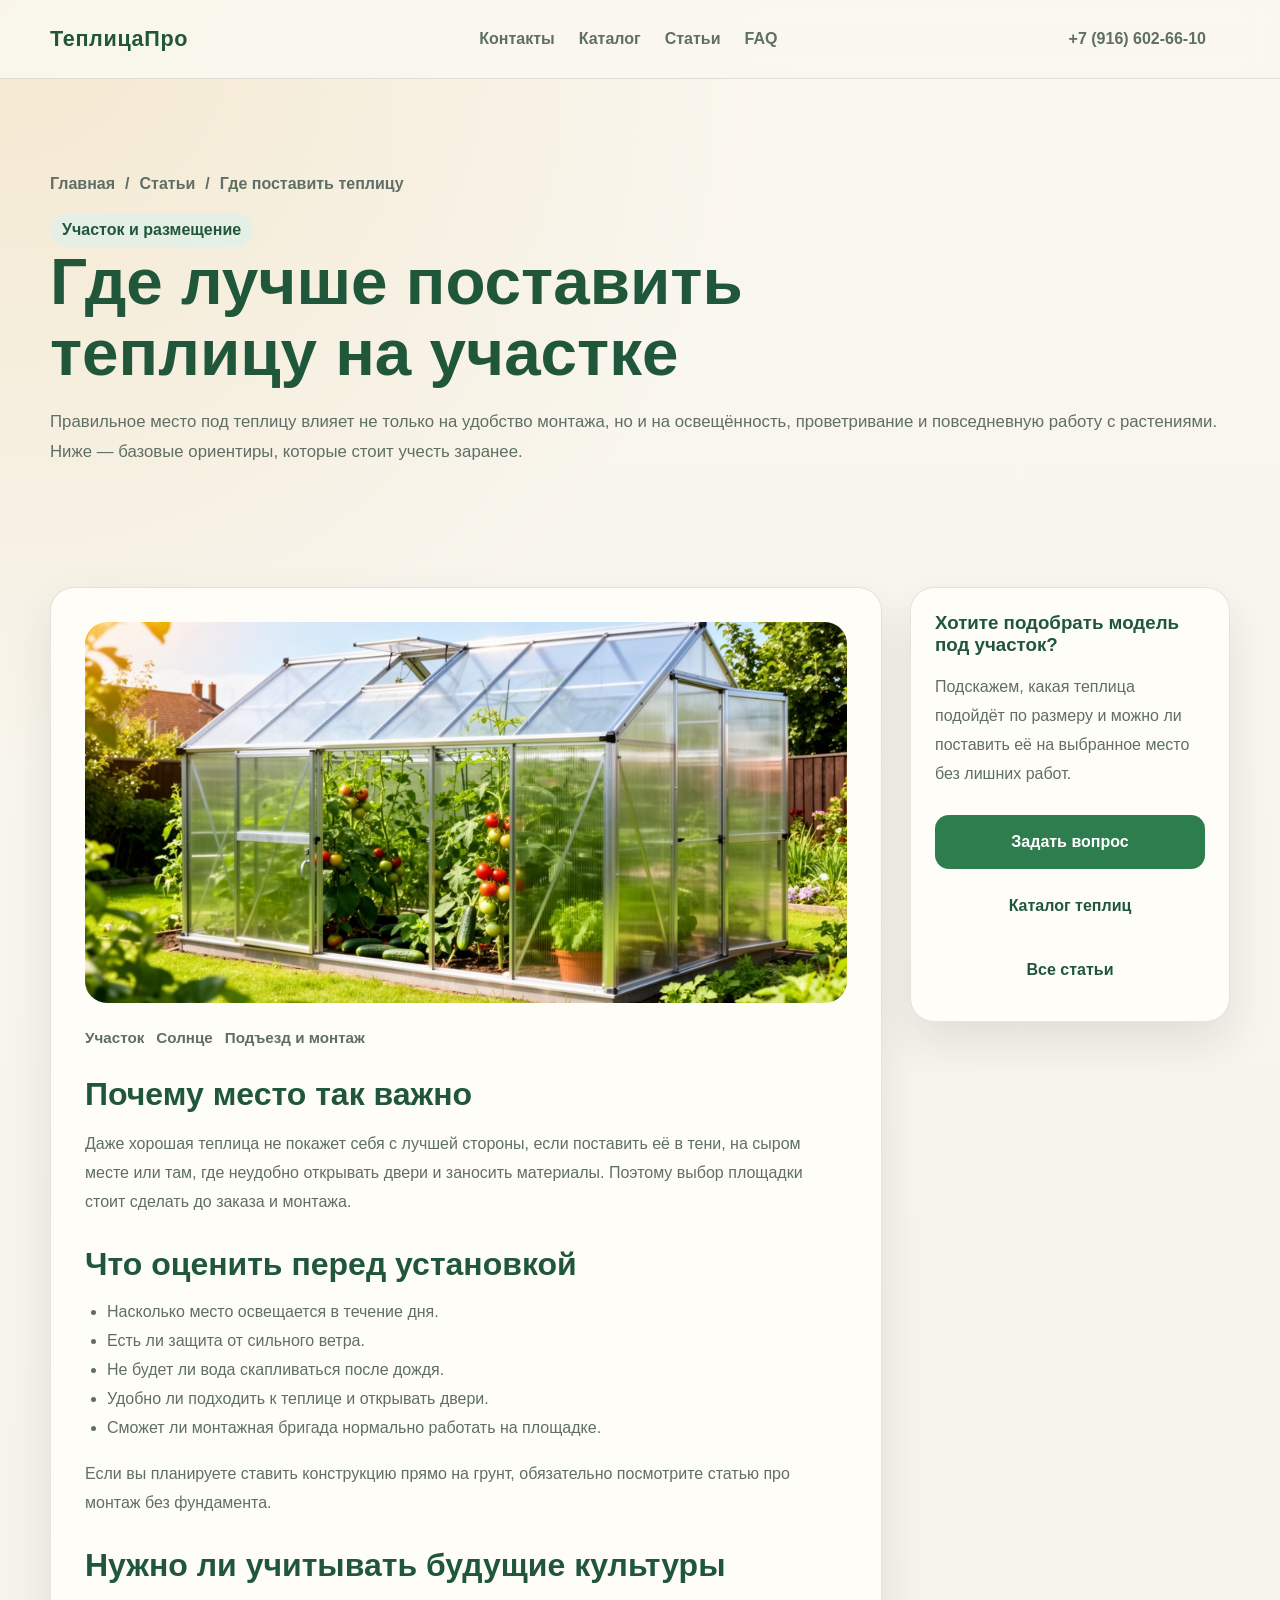
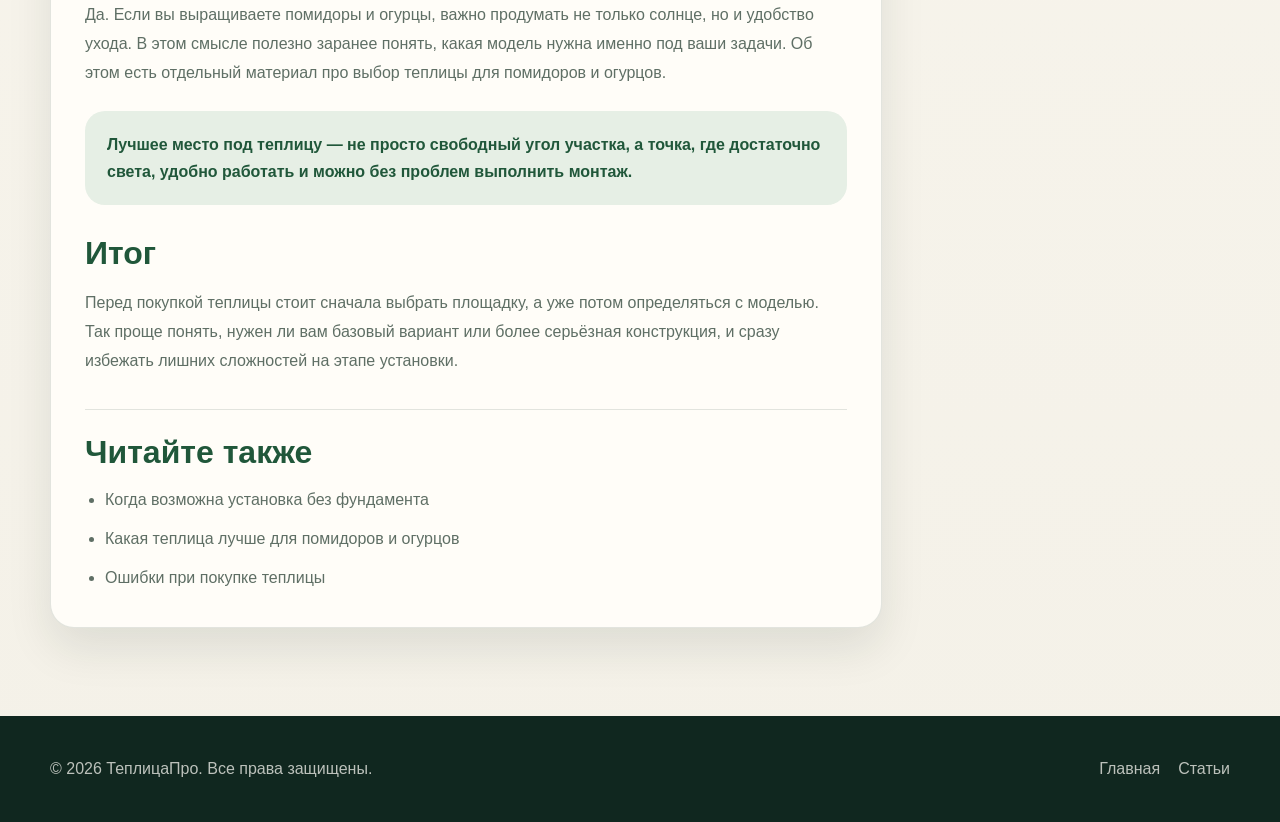
<file: post/gde-postavit-teplicu-na-uchastke.html>
<!doctype html>
<html lang="ru">
  <head>
    <meta charset="UTF-8" />
    <meta name="viewport" content="width=device-width, initial-scale=1.0" />
    <title>Где лучше поставить теплицу на участке | ТеплицаПро</title>
    <meta name="description" content="Как выбрать место для теплицы на участке: солнце, ветер, подход к конструкции, монтаж и удобство эксплуатации." />
    <link rel="canonical" href="/post/gde-postavit-teplicu-na-uchastke.html" />
    <link rel="stylesheet" href="../style.css" />
    <link rel="stylesheet" href="post.css" />
  </head>
  <body>
    <header class="topbar"><div class="container topbar__inner"><a class="logo" href="../index.html#hero">ТеплицаПро</a><nav class="nav"><a href="../index.html#contacts">Контакты</a><a href="../index.html#catalog">Каталог</a><a href="index.html">Статьи</a><a href="../index.html#faq">FAQ</a></nav><a class="phone-link" href="tel:+79166026610">+7 (916) 602-66-10</a></div></header>
    <main>
      <section class="article-hero"><div class="container"><div class="breadcrumbs"><a href="../index.html">Главная</a><span>/</span><a href="index.html">Статьи</a><span>/</span><span>Где поставить теплицу</span></div><span class="article-tag">Участок и размещение</span><h1>Где лучше поставить теплицу на участке</h1><p class="article-lead">Правильное место под теплицу влияет не только на удобство монтажа, но и на освещённость, проветривание и повседневную работу с растениями. Ниже — базовые ориентиры, которые стоит учесть заранее.</p></div></section>
      <section class="section"><div class="container article-shell"><article class="article-main"><img class="article-cover" src="../pic/hero-greenhouse.jpg" alt="Расположение теплицы на участке" /><div class="article-meta"><span>Участок</span><span>Солнце</span><span>Подъезд и монтаж</span></div><h2>Почему место так важно</h2><p>Даже хорошая теплица не покажет себя с лучшей стороны, если поставить её в тени, на сыром месте или там, где неудобно открывать двери и заносить материалы. Поэтому выбор площадки стоит сделать до заказа и монтажа.</p><h2>Что оценить перед установкой</h2><ul><li>Насколько место освещается в течение дня.</li><li>Есть ли защита от сильного ветра.</li><li>Не будет ли вода скапливаться после дождя.</li><li>Удобно ли подходить к теплице и открывать двери.</li><li>Сможет ли монтажная бригада нормально работать на площадке.</li></ul><p>Если вы планируете ставить конструкцию прямо на грунт, обязательно посмотрите статью <a href="ustanovka-teplicy-bez-fundamenta.html">про монтаж без фундамента</a>.</p><h2>Нужно ли учитывать будущие культуры</h2><p>Да. Если вы выращиваете помидоры и огурцы, важно продумать не только солнце, но и удобство ухода. В этом смысле полезно заранее понять, какая модель нужна именно под ваши задачи. Об этом есть отдельный материал <a href="teplica-dlya-pomidorov-i-ogurcov.html">про выбор теплицы для помидоров и огурцов</a>.</p><div class="article-note">Лучшее место под теплицу — не просто свободный угол участка, а точка, где достаточно света, удобно работать и можно без проблем выполнить монтаж.</div><h2>Итог</h2><p>Перед покупкой теплицы стоит сначала выбрать площадку, а уже потом определяться с моделью. Так проще понять, нужен ли вам базовый вариант или более серьёзная конструкция, и сразу избежать лишних сложностей на этапе установки.</p><section class="related-links"><h2>Читайте также</h2><ul><li><a href="ustanovka-teplicy-bez-fundamenta.html">Когда возможна установка без фундамента</a></li><li><a href="teplica-dlya-pomidorov-i-ogurcov.html">Какая теплица лучше для помидоров и огурцов</a></li><li><a href="oshibki-pri-pokupke-teplicy.html">Ошибки при покупке теплицы</a></li></ul></section></article><aside class="article-sidebar"><h3>Хотите подобрать модель под участок?</h3><p>Подскажем, какая теплица подойдёт по размеру и можно ли поставить её на выбранное место без лишних работ.</p><a class="button button--primary" href="../index.html#contacts">Задать вопрос</a><a class="button button--light" href="../index.html#catalog">Каталог теплиц</a><a class="button button--light" href="index.html">Все статьи</a></aside></div></section>
    </main>
    <footer class="footer"><div class="container footer__inner"><p>© 2026 ТеплицаПро. Все права защищены.</p><div class="footer__links"><a href="../index.html">Главная</a><a href="index.html">Статьи</a></div></div></footer>
  </body>
</html>
</file>
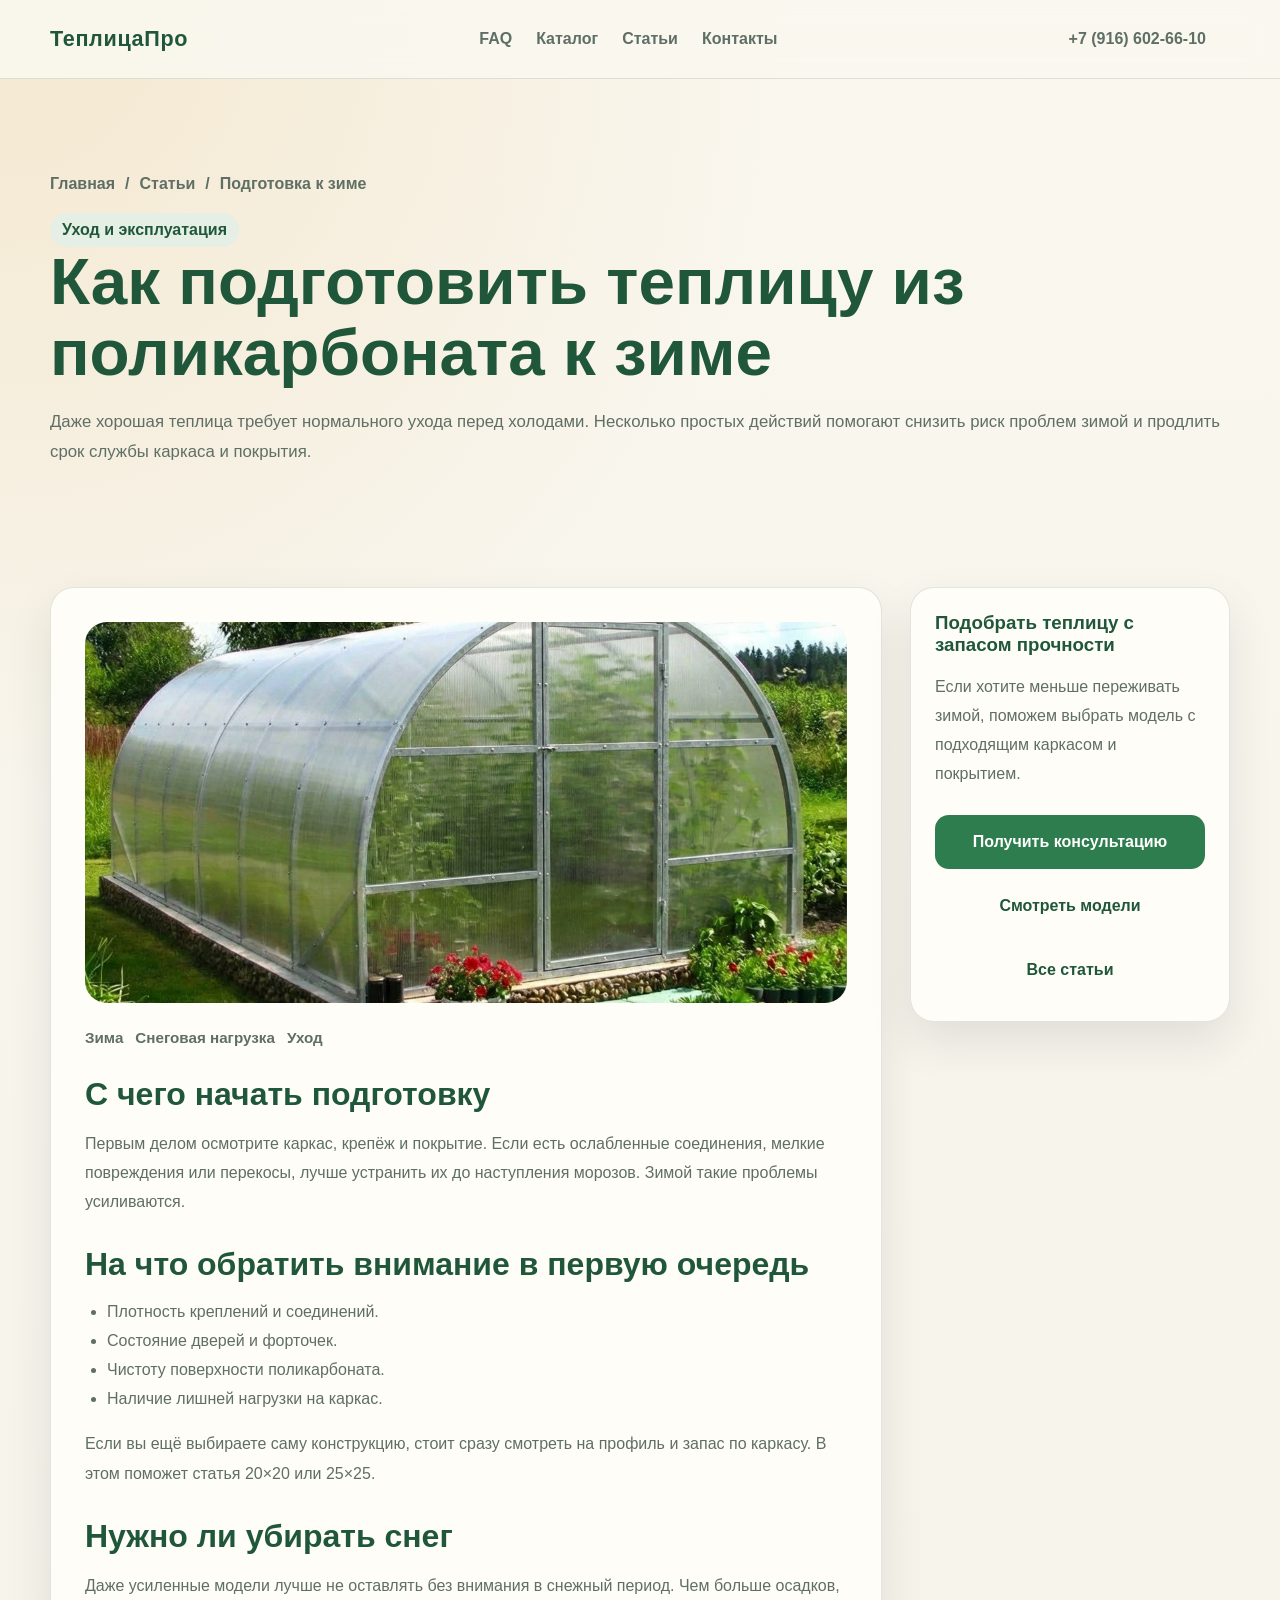
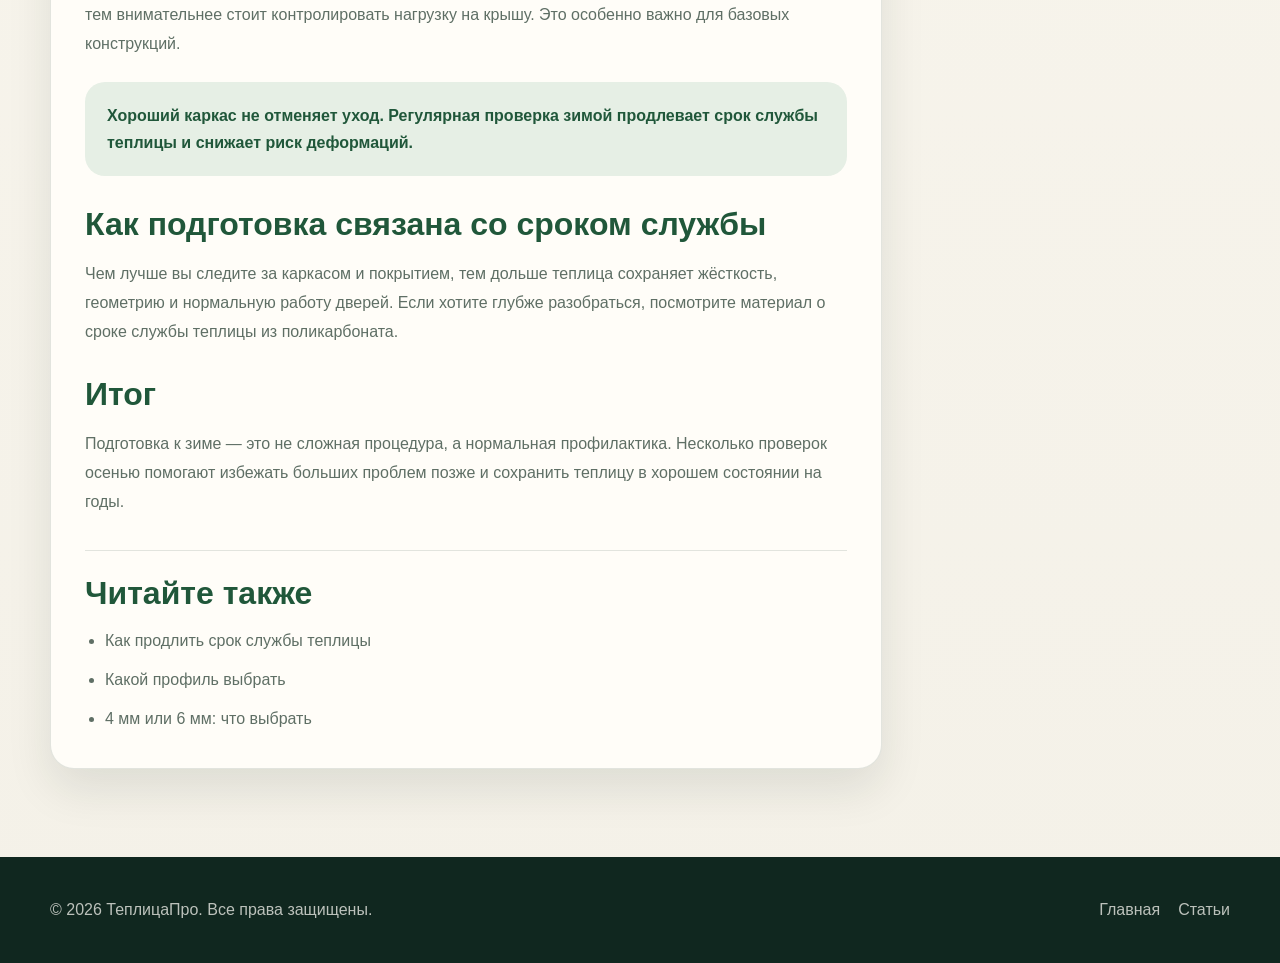
<file: post/kak-podgotovit-teplicu-k-zime.html>
<!doctype html>
<html lang="ru">
  <head>
    <meta charset="UTF-8" />
    <meta name="viewport" content="width=device-width, initial-scale=1.0" />
    <title>Как подготовить теплицу из поликарбоната к зиме | ТеплицаПро</title>
    <meta name="description" content="Что сделать перед зимой, чтобы теплица из поликарбоната прослужила дольше: уход за каркасом, проверка крепежа и нагрузка снегом." />
    <link rel="canonical" href="/post/kak-podgotovit-teplicu-k-zime.html" />
    <link rel="stylesheet" href="../style.css" />
    <link rel="stylesheet" href="post.css" />
  </head>
  <body>
    <header class="topbar"><div class="container topbar__inner"><a class="logo" href="../index.html#hero">ТеплицаПро</a><nav class="nav"><a href="../index.html#faq">FAQ</a><a href="../index.html#catalog">Каталог</a><a href="index.html">Статьи</a><a href="../index.html#contacts">Контакты</a></nav><a class="phone-link" href="tel:+79166026610">+7 (916) 602-66-10</a></div></header>
    <main>
      <section class="article-hero"><div class="container"><div class="breadcrumbs"><a href="../index.html">Главная</a><span>/</span><a href="index.html">Статьи</a><span>/</span><span>Подготовка к зиме</span></div><span class="article-tag">Уход и эксплуатация</span><h1>Как подготовить теплицу из поликарбоната к зиме</h1><p class="article-lead">Даже хорошая теплица требует нормального ухода перед холодами. Несколько простых действий помогают снизить риск проблем зимой и продлить срок службы каркаса и покрытия.</p></div></section>
      <section class="section"><div class="container article-shell"><article class="article-main"><img class="article-cover" src="../pic/t3.jpg" alt="Подготовка теплицы к зиме" /><div class="article-meta"><span>Зима</span><span>Снеговая нагрузка</span><span>Уход</span></div><h2>С чего начать подготовку</h2><p>Первым делом осмотрите каркас, крепёж и покрытие. Если есть ослабленные соединения, мелкие повреждения или перекосы, лучше устранить их до наступления морозов. Зимой такие проблемы усиливаются.</p><h2>На что обратить внимание в первую очередь</h2><ul><li>Плотность креплений и соединений.</li><li>Состояние дверей и форточек.</li><li>Чистоту поверхности поликарбоната.</li><li>Наличие лишней нагрузки на каркас.</li></ul><p>Если вы ещё выбираете саму конструкцию, стоит сразу смотреть на профиль и запас по каркасу. В этом поможет статья <a href="profil-20x20-ili-25x25.html">20×20 или 25×25</a>.</p><h2>Нужно ли убирать снег</h2><p>Даже усиленные модели лучше не оставлять без внимания в снежный период. Чем больше осадков, тем внимательнее стоит контролировать нагрузку на крышу. Это особенно важно для базовых конструкций.</p><div class="article-note">Хороший каркас не отменяет уход. Регулярная проверка зимой продлевает срок службы теплицы и снижает риск деформаций.</div><h2>Как подготовка связана со сроком службы</h2><p>Чем лучше вы следите за каркасом и покрытием, тем дольше теплица сохраняет жёсткость, геометрию и нормальную работу дверей. Если хотите глубже разобраться, посмотрите материал <a href="srok-sluzhby-teplicy-iz-polikarbonata.html">о сроке службы теплицы из поликарбоната</a>.</p><h2>Итог</h2><p>Подготовка к зиме — это не сложная процедура, а нормальная профилактика. Несколько проверок осенью помогают избежать больших проблем позже и сохранить теплицу в хорошем состоянии на годы.</p><section class="related-links"><h2>Читайте также</h2><ul><li><a href="srok-sluzhby-teplicy-iz-polikarbonata.html">Как продлить срок службы теплицы</a></li><li><a href="profil-20x20-ili-25x25.html">Какой профиль выбрать</a></li><li><a href="polikarbonat-4-mm-ili-6-mm-chto-vybrat.html">4 мм или 6 мм: что выбрать</a></li></ul></section></article><aside class="article-sidebar"><h3>Подобрать теплицу с запасом прочности</h3><p>Если хотите меньше переживать зимой, поможем выбрать модель с подходящим каркасом и покрытием.</p><a class="button button--primary" href="../index.html#contacts">Получить консультацию</a><a class="button button--light" href="../index.html#catalog">Смотреть модели</a><a class="button button--light" href="index.html">Все статьи</a></aside></div></section>
    </main>
    <footer class="footer"><div class="container footer__inner"><p>© 2026 ТеплицаПро. Все права защищены.</p><div class="footer__links"><a href="../index.html">Главная</a><a href="index.html">Статьи</a></div></div></footer>
  </body>
</html>
</file>
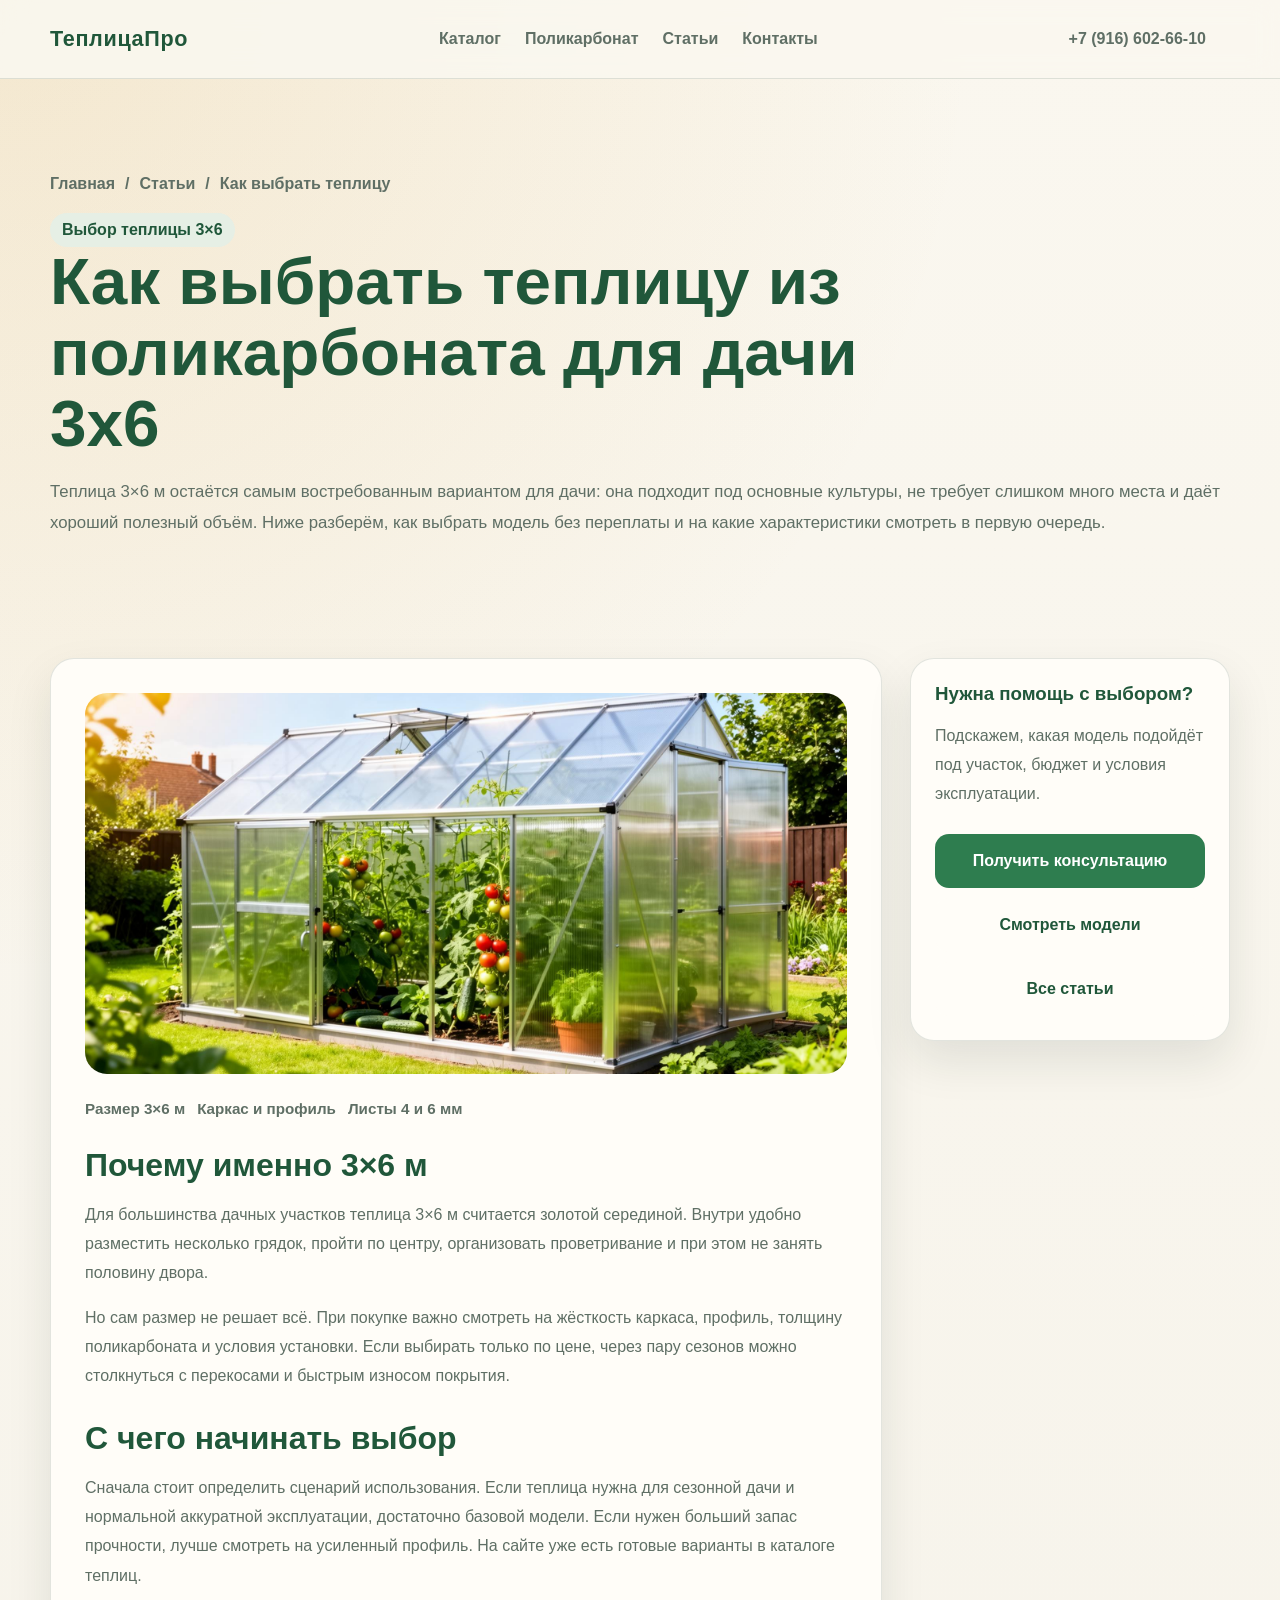
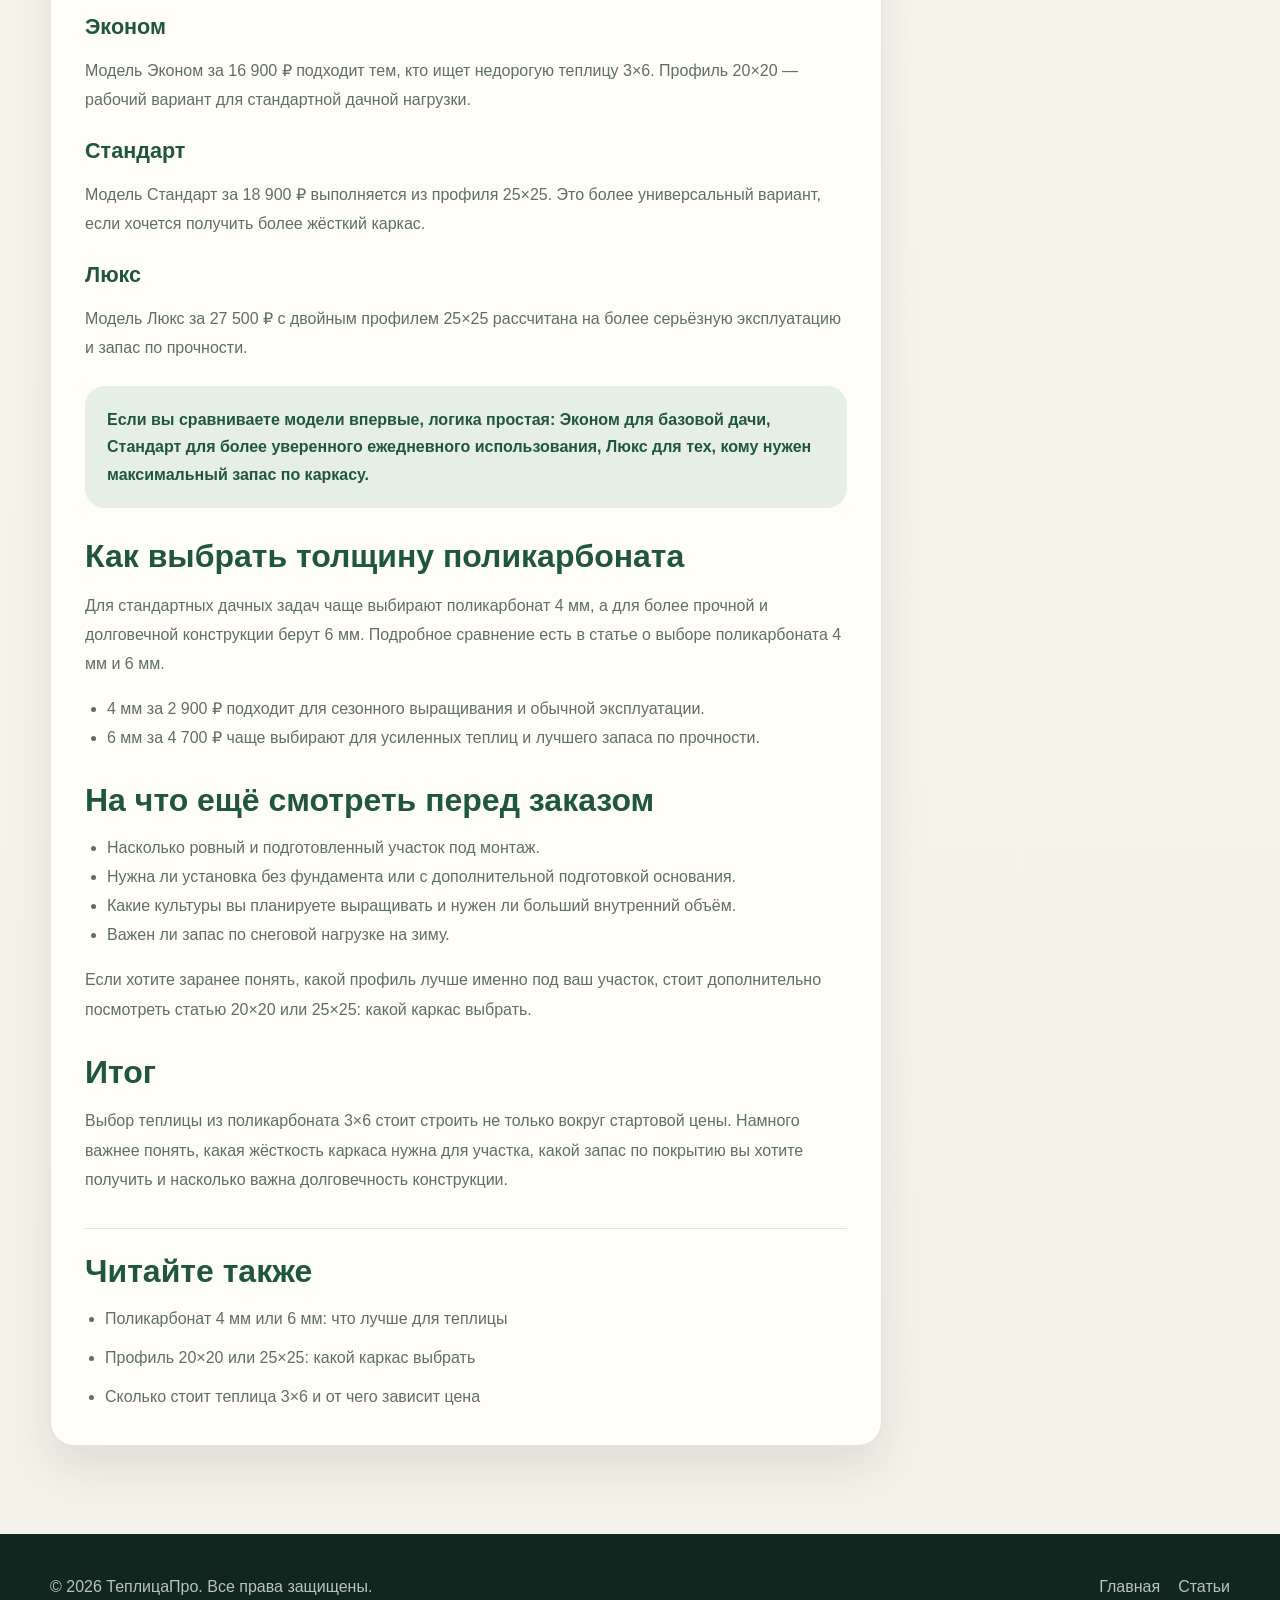
<file: post/kak-vybrat-teplicu-iz-polikarbonata.html>
<!doctype html>
<html lang="ru">
  <head>
    <meta charset="UTF-8" />
    <meta name="viewport" content="width=device-width, initial-scale=1.0" />
    <title>Как выбрать теплицу из поликарбоната для дачи 3x6 | ТеплицаПро</title>
    <meta
      name="description"
      content="Как выбрать теплицу из поликарбоната для дачи 3x6: сравнение моделей Эконом, Стандарт и Люкс, выбор каркаса, профиля и поликарбоната 4 мм или 6 мм."
    />
    <link rel="canonical" href="/post/kak-vybrat-teplicu-iz-polikarbonata.html" />
    <meta property="og:title" content="Как выбрать теплицу из поликарбоната для дачи 3x6" />
    <meta
      property="og:description"
      content="Размеры, каркас, профиль и толщина листов: понятный гид по выбору теплицы для участка."
    />
    <meta property="og:type" content="article" />
    <meta property="og:image" content="../pic/hero-greenhouse.jpg" />
    <link rel="stylesheet" href="../style.css" />
    <link rel="stylesheet" href="post.css" />
  </head>
  <body>
    <header class="topbar">
      <div class="container topbar__inner">
        <a class="logo" href="../index.html#hero">ТеплицаПро</a>
        <nav class="nav">
          <a href="../index.html#catalog">Каталог</a>
          <a href="../index.html#polycarbonate">Поликарбонат</a>
          <a href="index.html">Статьи</a>
          <a href="../index.html#contacts">Контакты</a>
        </nav>
        <a class="phone-link" href="tel:+79166026610">+7 (916) 602-66-10</a>
      </div>
    </header>

    <main>
      <section class="article-hero">
        <div class="container">
          <div class="breadcrumbs">
            <a href="../index.html">Главная</a>
            <span>/</span>
            <a href="index.html">Статьи</a>
            <span>/</span>
            <span>Как выбрать теплицу</span>
          </div>
          <span class="article-tag">Выбор теплицы 3×6</span>
          <h1>Как выбрать теплицу из поликарбоната для дачи 3x6</h1>
          <p class="article-lead">
            Теплица 3×6 м остаётся самым востребованным вариантом для дачи: она подходит под основные культуры, не
            требует слишком много места и даёт хороший полезный объём. Ниже разберём, как выбрать модель без
            переплаты и на какие характеристики смотреть в первую очередь.
          </p>
        </div>
      </section>

      <section class="section">
        <div class="container article-shell">
          <article class="article-main">
            <img class="article-cover" src="../pic/hero-greenhouse.jpg" alt="Теплица из поликарбоната 3 на 6 метров" />
            <div class="article-meta">
              <span>Размер 3×6 м</span>
              <span>Каркас и профиль</span>
              <span>Листы 4 и 6 мм</span>
            </div>
            <h2>Почему именно 3×6 м</h2>
            <p>
              Для большинства дачных участков теплица 3×6 м считается золотой серединой. Внутри удобно разместить
              несколько грядок, пройти по центру, организовать проветривание и при этом не занять половину двора.
            </p>
            <p>
              Но сам размер не решает всё. При покупке важно смотреть на жёсткость каркаса, профиль, толщину
              поликарбоната и условия установки. Если выбирать только по цене, через пару сезонов можно столкнуться с
              перекосами и быстрым износом покрытия.
            </p>
            <h2>С чего начинать выбор</h2>
            <p>
              Сначала стоит определить сценарий использования. Если теплица нужна для сезонной дачи и нормальной
              аккуратной эксплуатации, достаточно базовой модели. Если нужен больший запас прочности, лучше смотреть на
              усиленный профиль. На сайте уже есть готовые варианты в <a href="../index.html#catalog">каталоге теплиц</a>.
            </p>
            <h3>Эконом</h3>
            <p>Модель Эконом за 16 900 ₽ подходит тем, кто ищет недорогую теплицу 3×6. Профиль 20×20 — рабочий вариант для стандартной дачной нагрузки.</p>
            <h3>Стандарт</h3>
            <p>Модель Стандарт за 18 900 ₽ выполняется из профиля 25×25. Это более универсальный вариант, если хочется получить более жёсткий каркас.</p>
            <h3>Люкс</h3>
            <p>Модель Люкс за 27 500 ₽ с двойным профилем 25×25 рассчитана на более серьёзную эксплуатацию и запас по прочности.</p>
            <div class="article-note">
              Если вы сравниваете модели впервые, логика простая: Эконом для базовой дачи, Стандарт для более
              уверенного ежедневного использования, Люкс для тех, кому нужен максимальный запас по каркасу.
            </div>
            <h2>Как выбрать толщину поликарбоната</h2>
            <p>
              Для стандартных дачных задач чаще выбирают поликарбонат 4 мм, а для более прочной и долговечной
              конструкции берут 6 мм. Подробное сравнение есть в статье
              <a href="polikarbonat-4-mm-ili-6-mm-chto-vybrat.html">о выборе поликарбоната 4 мм и 6 мм</a>.
            </p>
            <ul>
              <li>4 мм за 2 900 ₽ подходит для сезонного выращивания и обычной эксплуатации.</li>
              <li>6 мм за 4 700 ₽ чаще выбирают для усиленных теплиц и лучшего запаса по прочности.</li>
            </ul>
            <h2>На что ещё смотреть перед заказом</h2>
            <ul>
              <li>Насколько ровный и подготовленный участок под монтаж.</li>
              <li>Нужна ли установка без фундамента или с дополнительной подготовкой основания.</li>
              <li>Какие культуры вы планируете выращивать и нужен ли больший внутренний объём.</li>
              <li>Важен ли запас по снеговой нагрузке на зиму.</li>
            </ul>
            <p>
              Если хотите заранее понять, какой профиль лучше именно под ваш участок, стоит дополнительно посмотреть
              статью <a href="profil-20x20-ili-25x25.html">20×20 или 25×25: какой каркас выбрать</a>.
            </p>
            <h2>Итог</h2>
            <p>
              Выбор теплицы из поликарбоната 3×6 стоит строить не только вокруг стартовой цены. Намного важнее понять,
              какая жёсткость каркаса нужна для участка, какой запас по покрытию вы хотите получить и насколько важна
              долговечность конструкции.
            </p>
            <section class="related-links">
              <h2>Читайте также</h2>
              <ul>
                <li><a href="polikarbonat-4-mm-ili-6-mm-chto-vybrat.html">Поликарбонат 4 мм или 6 мм: что лучше для теплицы</a></li>
                <li><a href="profil-20x20-ili-25x25.html">Профиль 20×20 или 25×25: какой каркас выбрать</a></li>
                <li><a href="stoimost-teplicy-3x6.html">Сколько стоит теплица 3×6 и от чего зависит цена</a></li>
              </ul>
            </section>
          </article>

          <aside class="article-sidebar">
            <h3>Нужна помощь с выбором?</h3>
            <p>Подскажем, какая модель подойдёт под участок, бюджет и условия эксплуатации.</p>
            <a class="button button--primary" href="../index.html#contacts">Получить консультацию</a>
            <a class="button button--light" href="../index.html#catalog">Смотреть модели</a>
            <a class="button button--light" href="index.html">Все статьи</a>
          </aside>
        </div>
      </section>
    </main>

    <footer class="footer">
      <div class="container footer__inner">
        <p>© 2026 ТеплицаПро. Все права защищены.</p>
        <div class="footer__links">
          <a href="../index.html">Главная</a>
          <a href="index.html">Статьи</a>
        </div>
      </div>
    </footer>
  </body>
</html>
</file>
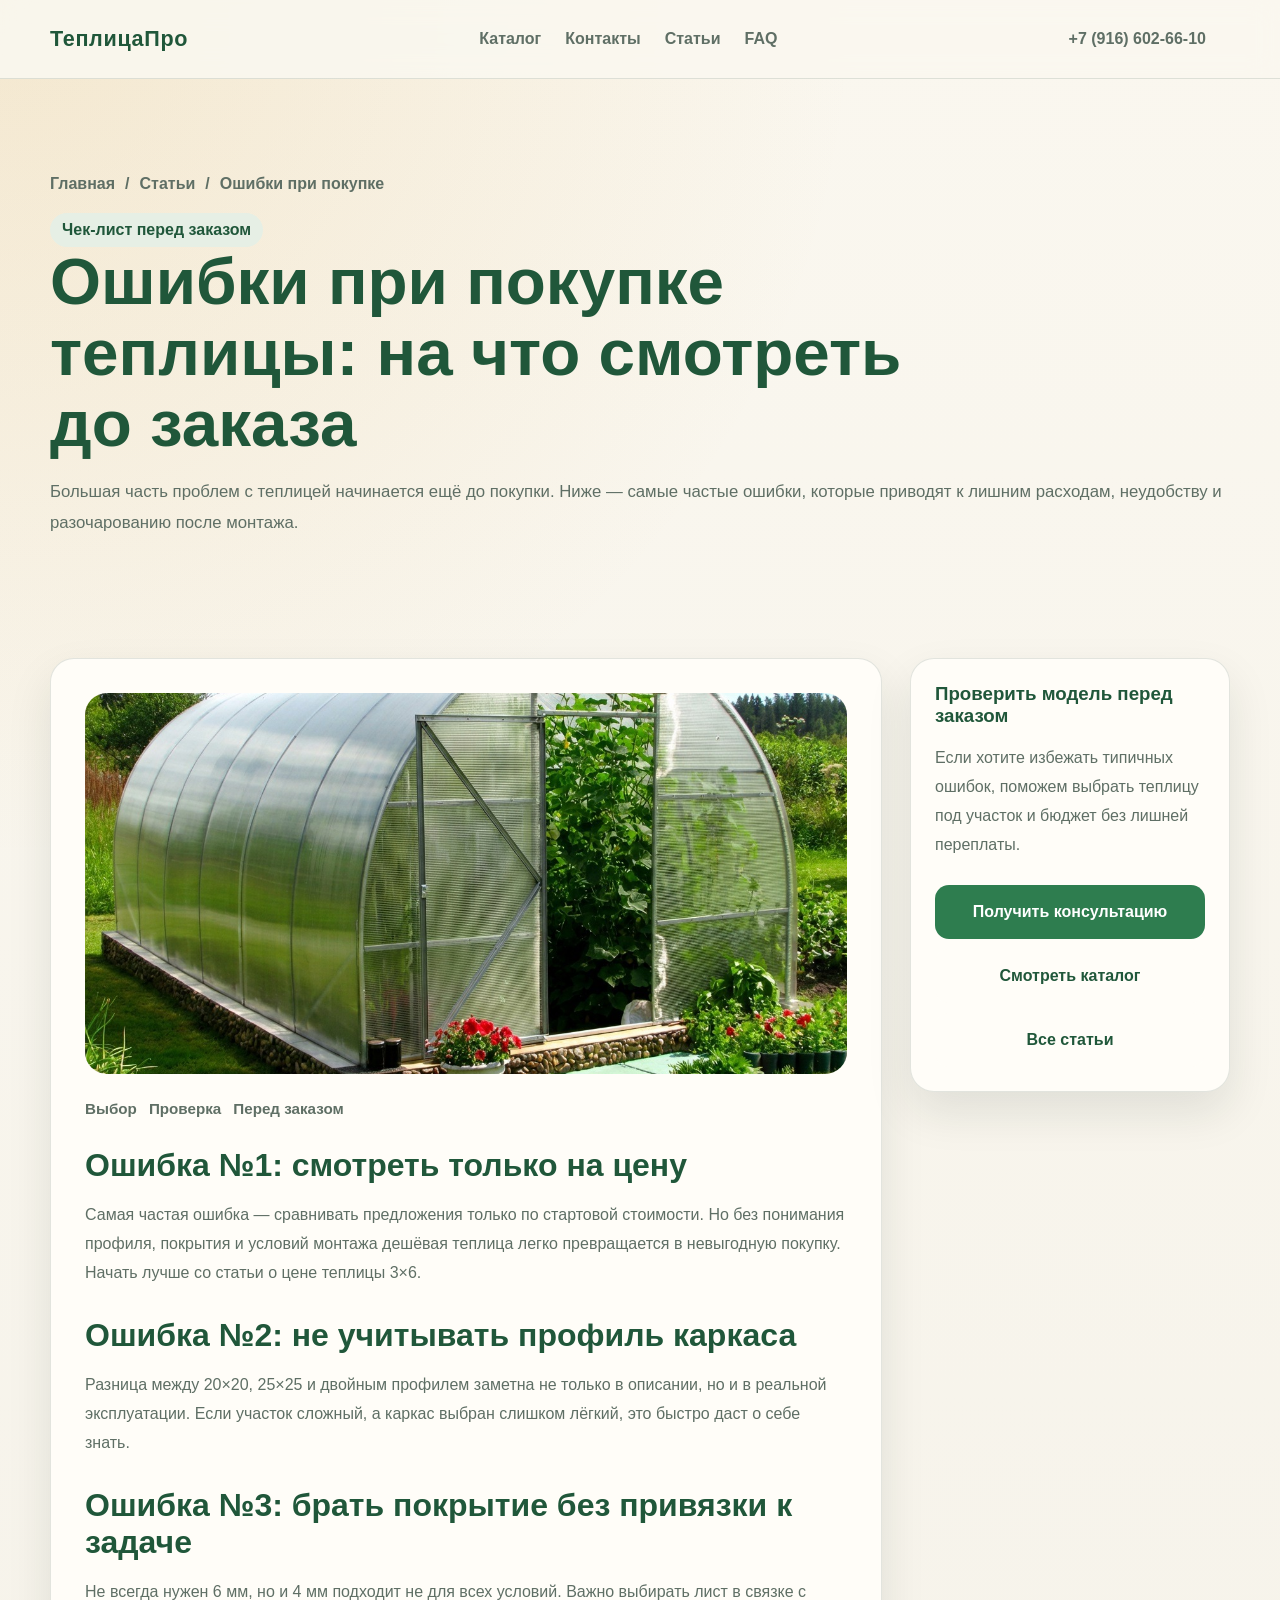
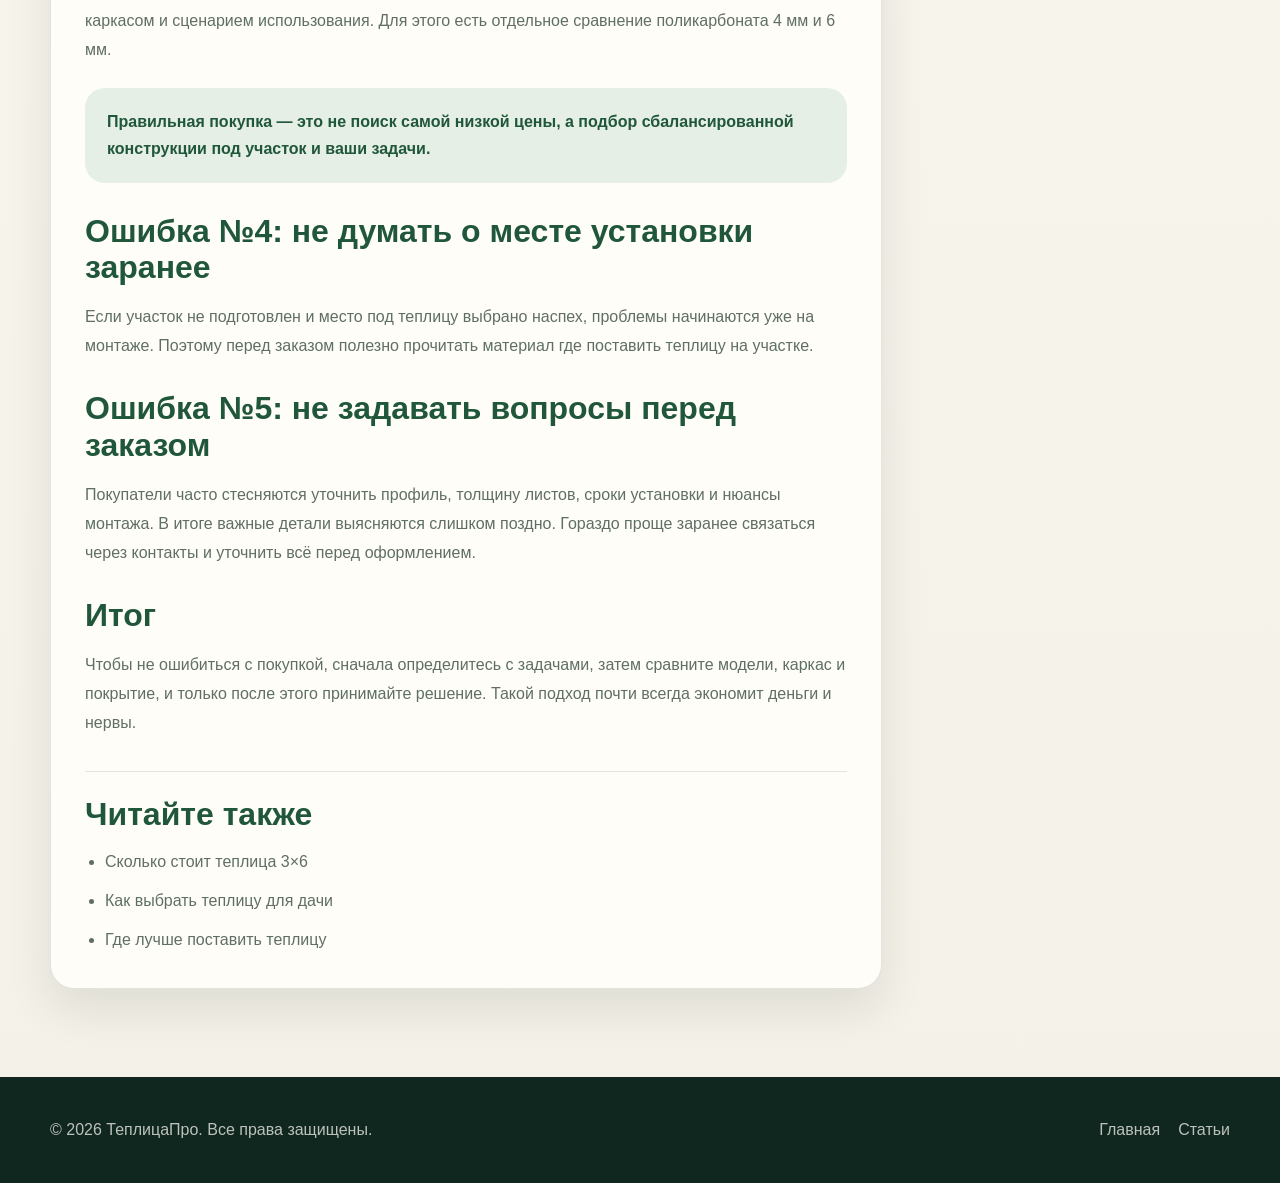
<file: post/oshibki-pri-pokupke-teplicy.html>
<!doctype html>
<html lang="ru">
  <head>
    <meta charset="UTF-8" />
    <meta name="viewport" content="width=device-width, initial-scale=1.0" />
    <title>Ошибки при покупке теплицы: на что смотреть до заказа | ТеплицаПро</title>
    <meta name="description" content="Типичные ошибки при покупке теплицы из поликарбоната: выбор только по цене, игнорирование профиля, покрытия и условий монтажа." />
    <link rel="canonical" href="/post/oshibki-pri-pokupke-teplicy.html" />
    <link rel="stylesheet" href="../style.css" />
    <link rel="stylesheet" href="post.css" />
  </head>
  <body>
    <header class="topbar"><div class="container topbar__inner"><a class="logo" href="../index.html#hero">ТеплицаПро</a><nav class="nav"><a href="../index.html#catalog">Каталог</a><a href="../index.html#contacts">Контакты</a><a href="index.html">Статьи</a><a href="../index.html#faq">FAQ</a></nav><a class="phone-link" href="tel:+79166026610">+7 (916) 602-66-10</a></div></header>
    <main>
      <section class="article-hero"><div class="container"><div class="breadcrumbs"><a href="../index.html">Главная</a><span>/</span><a href="index.html">Статьи</a><span>/</span><span>Ошибки при покупке</span></div><span class="article-tag">Чек-лист перед заказом</span><h1>Ошибки при покупке теплицы: на что смотреть до заказа</h1><p class="article-lead">Большая часть проблем с теплицей начинается ещё до покупки. Ниже — самые частые ошибки, которые приводят к лишним расходам, неудобству и разочарованию после монтажа.</p></div></section>
      <section class="section"><div class="container article-shell"><article class="article-main"><img class="article-cover" src="../pic/t1.jpg" alt="Ошибки при выборе теплицы" /><div class="article-meta"><span>Выбор</span><span>Проверка</span><span>Перед заказом</span></div><h2>Ошибка №1: смотреть только на цену</h2><p>Самая частая ошибка — сравнивать предложения только по стартовой стоимости. Но без понимания профиля, покрытия и условий монтажа дешёвая теплица легко превращается в невыгодную покупку. Начать лучше со статьи <a href="stoimost-teplicy-3x6.html">о цене теплицы 3×6</a>.</p><h2>Ошибка №2: не учитывать профиль каркаса</h2><p>Разница между 20×20, 25×25 и двойным профилем заметна не только в описании, но и в реальной эксплуатации. Если участок сложный, а каркас выбран слишком лёгкий, это быстро даст о себе знать.</p><h2>Ошибка №3: брать покрытие без привязки к задаче</h2><p>Не всегда нужен 6 мм, но и 4 мм подходит не для всех условий. Важно выбирать лист в связке с каркасом и сценарием использования. Для этого есть отдельное сравнение <a href="polikarbonat-4-mm-ili-6-mm-chto-vybrat.html">поликарбоната 4 мм и 6 мм</a>.</p><div class="article-note">Правильная покупка — это не поиск самой низкой цены, а подбор сбалансированной конструкции под участок и ваши задачи.</div><h2>Ошибка №4: не думать о месте установки заранее</h2><p>Если участок не подготовлен и место под теплицу выбрано наспех, проблемы начинаются уже на монтаже. Поэтому перед заказом полезно прочитать материал <a href="gde-postavit-teplicu-na-uchastke.html">где поставить теплицу на участке</a>.</p><h2>Ошибка №5: не задавать вопросы перед заказом</h2><p>Покупатели часто стесняются уточнить профиль, толщину листов, сроки установки и нюансы монтажа. В итоге важные детали выясняются слишком поздно. Гораздо проще заранее связаться через <a href="../index.html#contacts">контакты</a> и уточнить всё перед оформлением.</p><h2>Итог</h2><p>Чтобы не ошибиться с покупкой, сначала определитесь с задачами, затем сравните модели, каркас и покрытие, и только после этого принимайте решение. Такой подход почти всегда экономит деньги и нервы.</p><section class="related-links"><h2>Читайте также</h2><ul><li><a href="stoimost-teplicy-3x6.html">Сколько стоит теплица 3×6</a></li><li><a href="kak-vybrat-teplicu-iz-polikarbonata.html">Как выбрать теплицу для дачи</a></li><li><a href="gde-postavit-teplicu-na-uchastke.html">Где лучше поставить теплицу</a></li></ul></section></article><aside class="article-sidebar"><h3>Проверить модель перед заказом</h3><p>Если хотите избежать типичных ошибок, поможем выбрать теплицу под участок и бюджет без лишней переплаты.</p><a class="button button--primary" href="../index.html#contacts">Получить консультацию</a><a class="button button--light" href="../index.html#catalog">Смотреть каталог</a><a class="button button--light" href="index.html">Все статьи</a></aside></div></section>
    </main>
    <footer class="footer"><div class="container footer__inner"><p>© 2026 ТеплицаПро. Все права защищены.</p><div class="footer__links"><a href="../index.html">Главная</a><a href="index.html">Статьи</a></div></div></footer>
  </body>
</html>
</file>
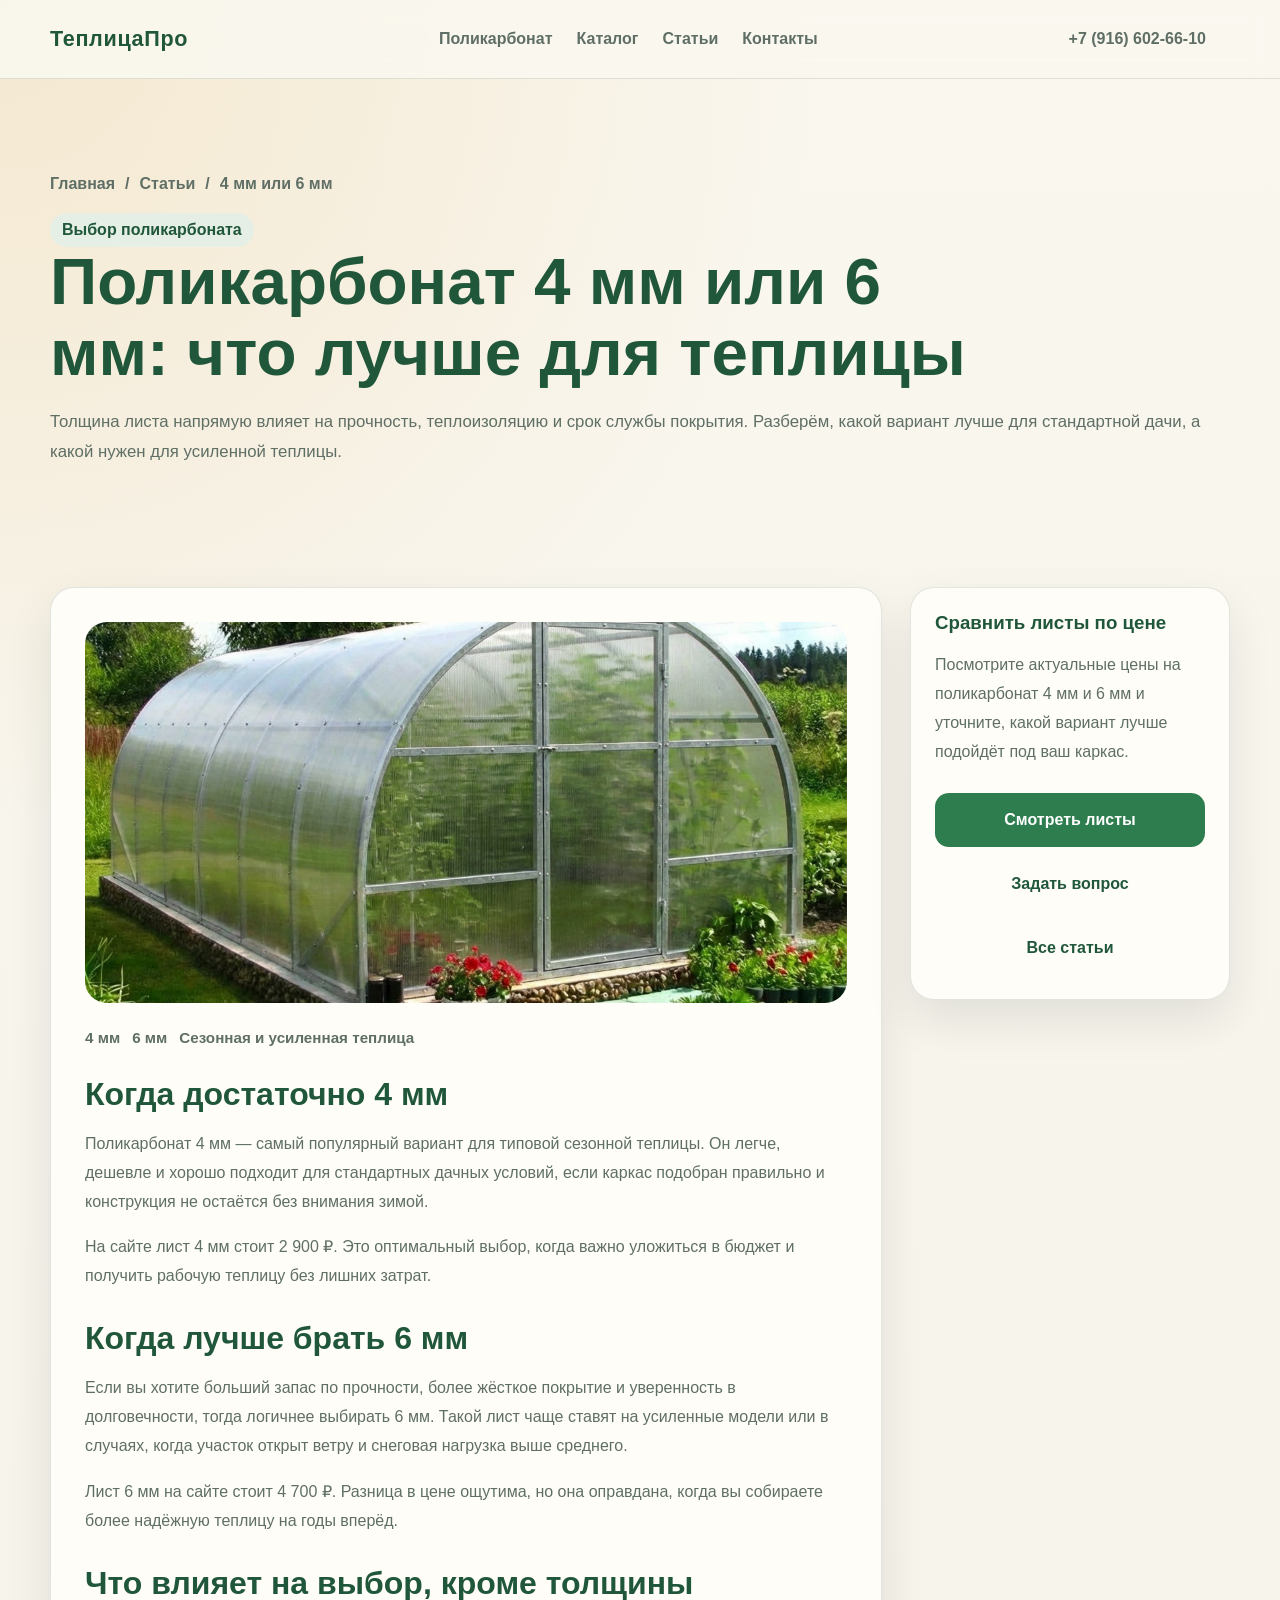
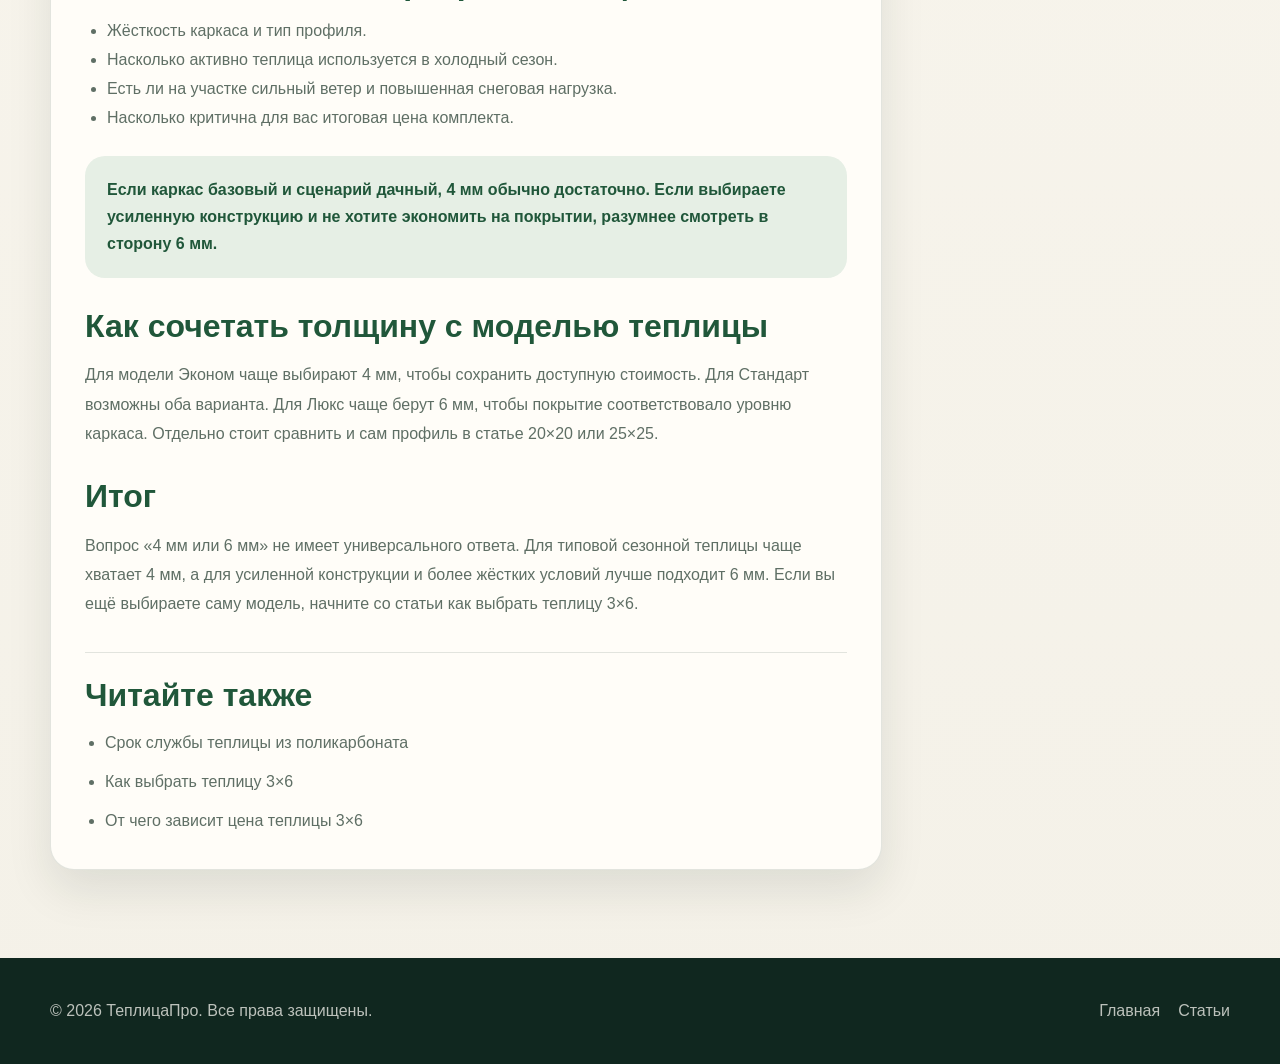
<file: post/polikarbonat-4-mm-ili-6-mm-chto-vybrat.html>
<!doctype html>
<html lang="ru">
  <head>
    <meta charset="UTF-8" />
    <meta name="viewport" content="width=device-width, initial-scale=1.0" />
    <title>Поликарбонат 4 мм или 6 мм: что лучше для теплицы | ТеплицаПро</title>
    <meta
      name="description"
      content="Сравнение поликарбоната 4 мм и 6 мм для теплицы: прочность, срок службы, цена и рекомендации по выбору для дачи."
    />
    <link rel="canonical" href="/post/polikarbonat-4-mm-ili-6-mm-chto-vybrat.html" />
    <link rel="stylesheet" href="../style.css" />
    <link rel="stylesheet" href="post.css" />
  </head>
  <body>
    <header class="topbar"><div class="container topbar__inner"><a class="logo" href="../index.html#hero">ТеплицаПро</a><nav class="nav"><a href="../index.html#polycarbonate">Поликарбонат</a><a href="../index.html#catalog">Каталог</a><a href="index.html">Статьи</a><a href="../index.html#contacts">Контакты</a></nav><a class="phone-link" href="tel:+79166026610">+7 (916) 602-66-10</a></div></header>
    <main>
      <section class="article-hero"><div class="container"><div class="breadcrumbs"><a href="../index.html">Главная</a><span>/</span><a href="index.html">Статьи</a><span>/</span><span>4 мм или 6 мм</span></div><span class="article-tag">Выбор поликарбоната</span><h1>Поликарбонат 4 мм или 6 мм: что лучше для теплицы</h1><p class="article-lead">Толщина листа напрямую влияет на прочность, теплоизоляцию и срок службы покрытия. Разберём, какой вариант лучше для стандартной дачи, а какой нужен для усиленной теплицы.</p></div></section>
      <section class="section"><div class="container article-shell"><article class="article-main"><img class="article-cover" src="../pic/t2.jpg" alt="Поликарбонат для теплиц 4 мм и 6 мм" /><div class="article-meta"><span>4 мм</span><span>6 мм</span><span>Сезонная и усиленная теплица</span></div><h2>Когда достаточно 4 мм</h2><p>Поликарбонат 4 мм — самый популярный вариант для типовой сезонной теплицы. Он легче, дешевле и хорошо подходит для стандартных дачных условий, если каркас подобран правильно и конструкция не остаётся без внимания зимой.</p><p>На сайте лист 4 мм стоит <a href="../index.html#polycarbonate">2 900 ₽</a>. Это оптимальный выбор, когда важно уложиться в бюджет и получить рабочую теплицу без лишних затрат.</p><h2>Когда лучше брать 6 мм</h2><p>Если вы хотите больший запас по прочности, более жёсткое покрытие и уверенность в долговечности, тогда логичнее выбирать 6 мм. Такой лист чаще ставят на усиленные модели или в случаях, когда участок открыт ветру и снеговая нагрузка выше среднего.</p><p>Лист 6 мм на сайте стоит 4 700 ₽. Разница в цене ощутима, но она оправдана, когда вы собираете более надёжную теплицу на годы вперёд.</p><h2>Что влияет на выбор, кроме толщины</h2><ul><li>Жёсткость каркаса и тип профиля.</li><li>Насколько активно теплица используется в холодный сезон.</li><li>Есть ли на участке сильный ветер и повышенная снеговая нагрузка.</li><li>Насколько критична для вас итоговая цена комплекта.</li></ul><div class="article-note">Если каркас базовый и сценарий дачный, 4 мм обычно достаточно. Если выбираете усиленную конструкцию и не хотите экономить на покрытии, разумнее смотреть в сторону 6 мм.</div><h2>Как сочетать толщину с моделью теплицы</h2><p>Для модели Эконом чаще выбирают 4 мм, чтобы сохранить доступную стоимость. Для Стандарт возможны оба варианта. Для Люкс чаще берут 6 мм, чтобы покрытие соответствовало уровню каркаса. Отдельно стоит сравнить и сам профиль в статье <a href="profil-20x20-ili-25x25.html">20×20 или 25×25</a>.</p><h2>Итог</h2><p>Вопрос «4 мм или 6 мм» не имеет универсального ответа. Для типовой сезонной теплицы чаще хватает 4 мм, а для усиленной конструкции и более жёстких условий лучше подходит 6 мм. Если вы ещё выбираете саму модель, начните со статьи <a href="kak-vybrat-teplicu-iz-polikarbonata.html">как выбрать теплицу 3×6</a>.</p><section class="related-links"><h2>Читайте также</h2><ul><li><a href="srok-sluzhby-teplicy-iz-polikarbonata.html">Срок службы теплицы из поликарбоната</a></li><li><a href="kak-vybrat-teplicu-iz-polikarbonata.html">Как выбрать теплицу 3×6</a></li><li><a href="stoimost-teplicy-3x6.html">От чего зависит цена теплицы 3×6</a></li></ul></section></article><aside class="article-sidebar"><h3>Сравнить листы по цене</h3><p>Посмотрите актуальные цены на поликарбонат 4 мм и 6 мм и уточните, какой вариант лучше подойдёт под ваш каркас.</p><a class="button button--primary" href="../index.html#polycarbonate">Смотреть листы</a><a class="button button--light" href="../index.html#contacts">Задать вопрос</a><a class="button button--light" href="index.html">Все статьи</a></aside></div></section>
    </main>
    <footer class="footer"><div class="container footer__inner"><p>© 2026 ТеплицаПро. Все права защищены.</p><div class="footer__links"><a href="../index.html">Главная</a><a href="index.html">Статьи</a></div></div></footer>
  </body>
</html>
</file>
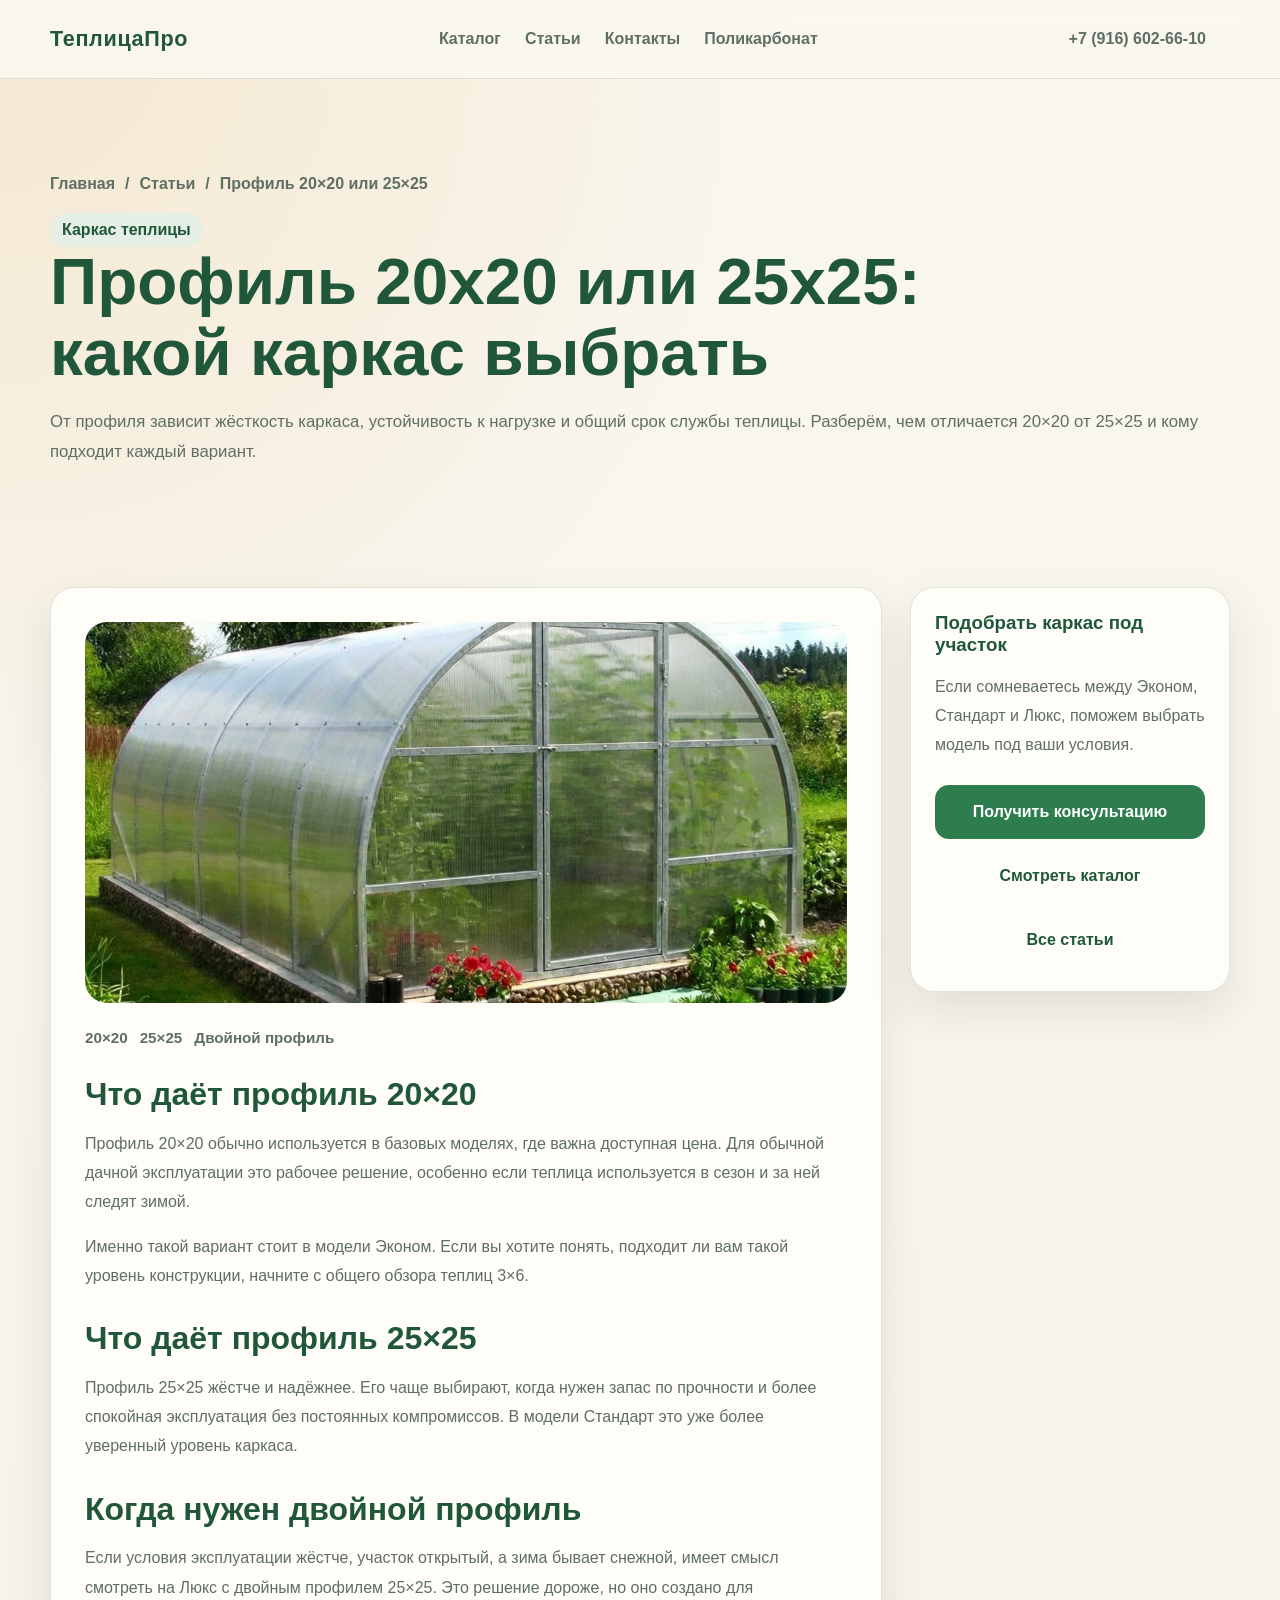
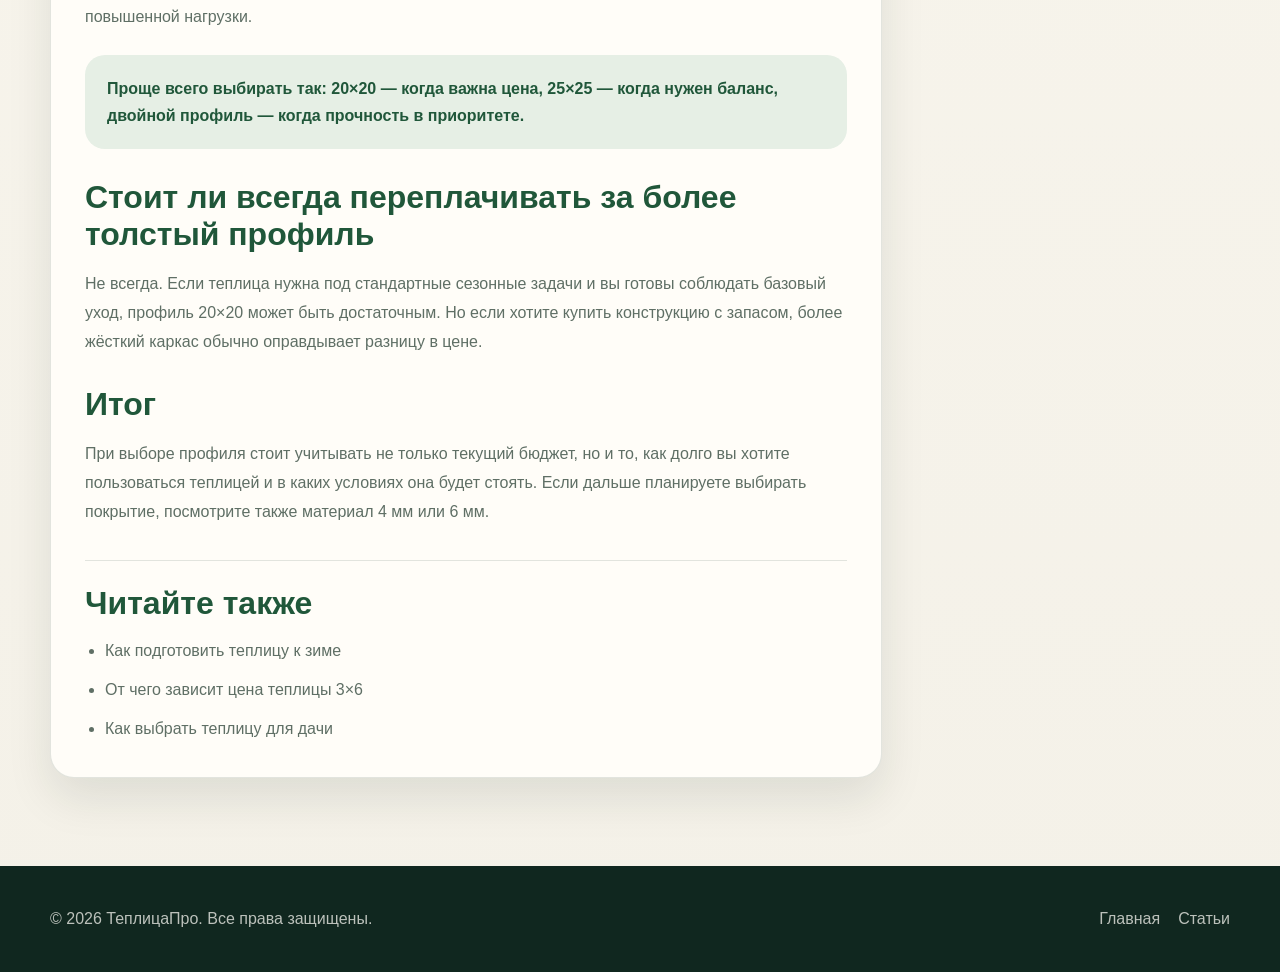
<file: post/profil-20x20-ili-25x25.html>
<!doctype html>
<html lang="ru">
  <head>
    <meta charset="UTF-8" />
    <meta name="viewport" content="width=device-width, initial-scale=1.0" />
    <title>Профиль 20x20 или 25x25: какой каркас выбрать | ТеплицаПро</title>
    <meta name="description" content="Какой профиль лучше для теплицы: 20x20 или 25x25. Разбираем разницу по прочности, цене и практичности для дачи." />
    <link rel="canonical" href="/post/profil-20x20-ili-25x25.html" />
    <link rel="stylesheet" href="../style.css" />
    <link rel="stylesheet" href="post.css" />
  </head>
  <body>
    <header class="topbar"><div class="container topbar__inner"><a class="logo" href="../index.html#hero">ТеплицаПро</a><nav class="nav"><a href="../index.html#catalog">Каталог</a><a href="index.html">Статьи</a><a href="../index.html#contacts">Контакты</a><a href="../index.html#polycarbonate">Поликарбонат</a></nav><a class="phone-link" href="tel:+79166026610">+7 (916) 602-66-10</a></div></header>
    <main>
      <section class="article-hero"><div class="container"><div class="breadcrumbs"><a href="../index.html">Главная</a><span>/</span><a href="index.html">Статьи</a><span>/</span><span>Профиль 20×20 или 25×25</span></div><span class="article-tag">Каркас теплицы</span><h1>Профиль 20x20 или 25x25: какой каркас выбрать</h1><p class="article-lead">От профиля зависит жёсткость каркаса, устойчивость к нагрузке и общий срок службы теплицы. Разберём, чем отличается 20×20 от 25×25 и кому подходит каждый вариант.</p></div></section>
      <section class="section"><div class="container article-shell"><article class="article-main"><img class="article-cover" src="../pic/t3.jpg" alt="Каркас теплицы из профиля 20x20 и 25x25" /><div class="article-meta"><span>20×20</span><span>25×25</span><span>Двойной профиль</span></div><h2>Что даёт профиль 20×20</h2><p>Профиль 20×20 обычно используется в базовых моделях, где важна доступная цена. Для обычной дачной эксплуатации это рабочее решение, особенно если теплица используется в сезон и за ней следят зимой.</p><p>Именно такой вариант стоит в модели Эконом. Если вы хотите понять, подходит ли вам такой уровень конструкции, начните с <a href="kak-vybrat-teplicu-iz-polikarbonata.html">общего обзора теплиц 3×6</a>.</p><h2>Что даёт профиль 25×25</h2><p>Профиль 25×25 жёстче и надёжнее. Его чаще выбирают, когда нужен запас по прочности и более спокойная эксплуатация без постоянных компромиссов. В модели Стандарт это уже более уверенный уровень каркаса.</p><h2>Когда нужен двойной профиль</h2><p>Если условия эксплуатации жёстче, участок открытый, а зима бывает снежной, имеет смысл смотреть на Люкс с двойным профилем 25×25. Это решение дороже, но оно создано для повышенной нагрузки.</p><div class="article-note">Проще всего выбирать так: 20×20 — когда важна цена, 25×25 — когда нужен баланс, двойной профиль — когда прочность в приоритете.</div><h2>Стоит ли всегда переплачивать за более толстый профиль</h2><p>Не всегда. Если теплица нужна под стандартные сезонные задачи и вы готовы соблюдать базовый уход, профиль 20×20 может быть достаточным. Но если хотите купить конструкцию с запасом, более жёсткий каркас обычно оправдывает разницу в цене.</p><h2>Итог</h2><p>При выборе профиля стоит учитывать не только текущий бюджет, но и то, как долго вы хотите пользоваться теплицей и в каких условиях она будет стоять. Если дальше планируете выбирать покрытие, посмотрите также материал <a href="polikarbonat-4-mm-ili-6-mm-chto-vybrat.html">4 мм или 6 мм</a>.</p><section class="related-links"><h2>Читайте также</h2><ul><li><a href="kak-podgotovit-teplicu-k-zime.html">Как подготовить теплицу к зиме</a></li><li><a href="stoimost-teplicy-3x6.html">От чего зависит цена теплицы 3×6</a></li><li><a href="kak-vybrat-teplicu-iz-polikarbonata.html">Как выбрать теплицу для дачи</a></li></ul></section></article><aside class="article-sidebar"><h3>Подобрать каркас под участок</h3><p>Если сомневаетесь между Эконом, Стандарт и Люкс, поможем выбрать модель под ваши условия.</p><a class="button button--primary" href="../index.html#contacts">Получить консультацию</a><a class="button button--light" href="../index.html#catalog">Смотреть каталог</a><a class="button button--light" href="index.html">Все статьи</a></aside></div></section>
    </main>
    <footer class="footer"><div class="container footer__inner"><p>© 2026 ТеплицаПро. Все права защищены.</p><div class="footer__links"><a href="../index.html">Главная</a><a href="index.html">Статьи</a></div></div></footer>
  </body>
</html>
</file>
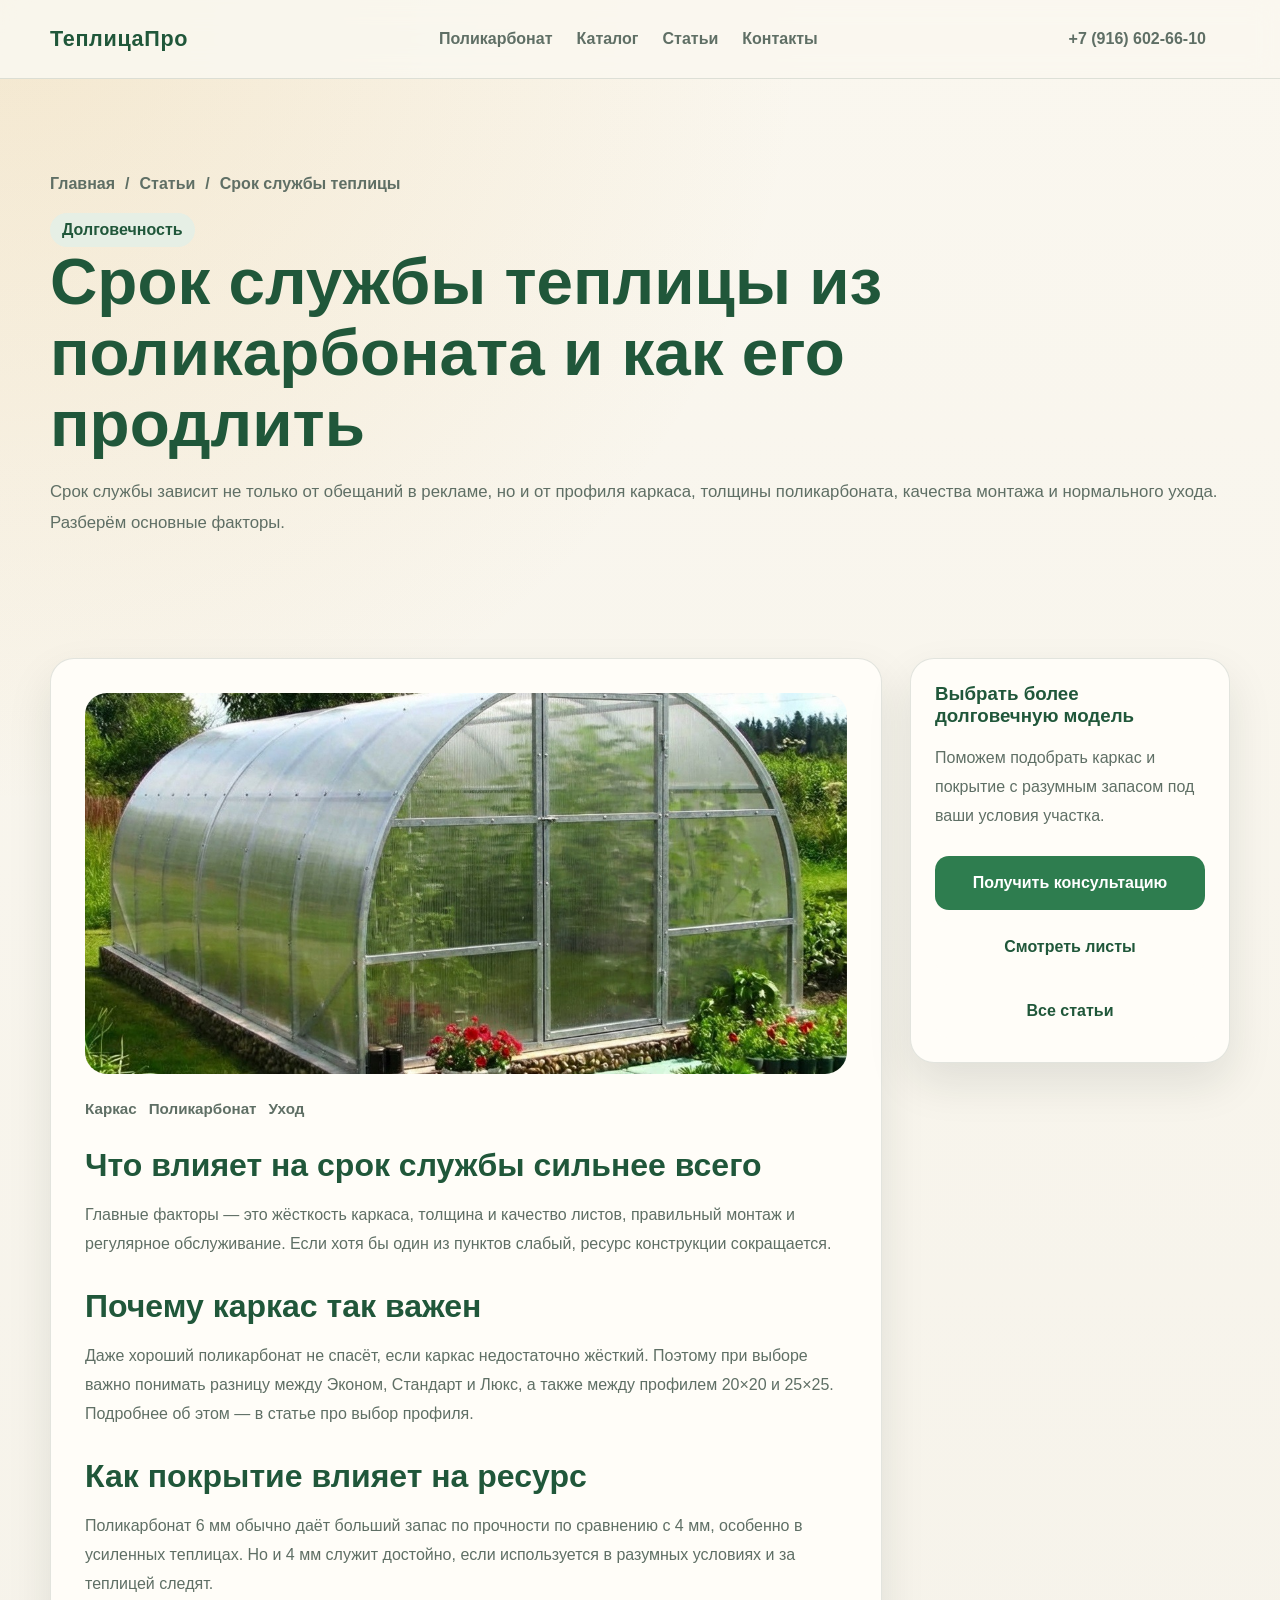
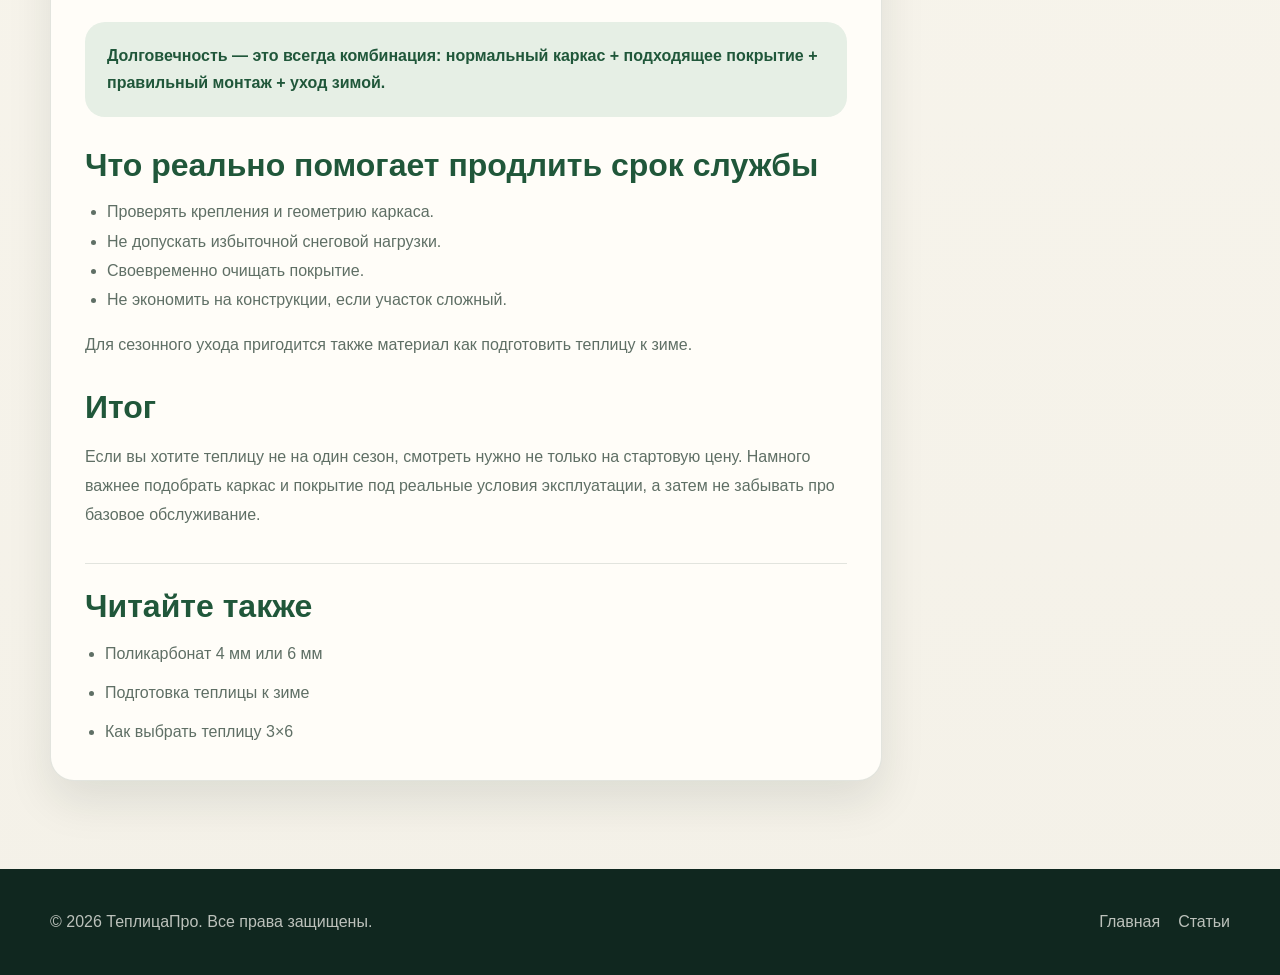
<file: post/srok-sluzhby-teplicy-iz-polikarbonata.html>
<!doctype html>
<html lang="ru">
  <head>
    <meta charset="UTF-8" />
    <meta name="viewport" content="width=device-width, initial-scale=1.0" />
    <title>Срок службы теплицы из поликарбоната и как его продлить | ТеплицаПро</title>
    <meta name="description" content="От чего зависит срок службы теплицы из поликарбоната, как продлить жизнь каркасу и покрытию и на что смотреть при покупке." />
    <link rel="canonical" href="/post/srok-sluzhby-teplicy-iz-polikarbonata.html" />
    <link rel="stylesheet" href="../style.css" />
    <link rel="stylesheet" href="post.css" />
  </head>
  <body>
    <header class="topbar"><div class="container topbar__inner"><a class="logo" href="../index.html#hero">ТеплицаПро</a><nav class="nav"><a href="../index.html#polycarbonate">Поликарбонат</a><a href="../index.html#catalog">Каталог</a><a href="index.html">Статьи</a><a href="../index.html#contacts">Контакты</a></nav><a class="phone-link" href="tel:+79166026610">+7 (916) 602-66-10</a></div></header>
    <main>
      <section class="article-hero"><div class="container"><div class="breadcrumbs"><a href="../index.html">Главная</a><span>/</span><a href="index.html">Статьи</a><span>/</span><span>Срок службы теплицы</span></div><span class="article-tag">Долговечность</span><h1>Срок службы теплицы из поликарбоната и как его продлить</h1><p class="article-lead">Срок службы зависит не только от обещаний в рекламе, но и от профиля каркаса, толщины поликарбоната, качества монтажа и нормального ухода. Разберём основные факторы.</p></div></section>
      <section class="section"><div class="container article-shell"><article class="article-main"><img class="article-cover" src="../pic/t3.jpg" alt="Срок службы теплицы из поликарбоната" /><div class="article-meta"><span>Каркас</span><span>Поликарбонат</span><span>Уход</span></div><h2>Что влияет на срок службы сильнее всего</h2><p>Главные факторы — это жёсткость каркаса, толщина и качество листов, правильный монтаж и регулярное обслуживание. Если хотя бы один из пунктов слабый, ресурс конструкции сокращается.</p><h2>Почему каркас так важен</h2><p>Даже хороший поликарбонат не спасёт, если каркас недостаточно жёсткий. Поэтому при выборе важно понимать разницу между Эконом, Стандарт и Люкс, а также между профилем 20×20 и 25×25. Подробнее об этом — в статье <a href="profil-20x20-ili-25x25.html">про выбор профиля</a>.</p><h2>Как покрытие влияет на ресурс</h2><p>Поликарбонат 6 мм обычно даёт больший запас по прочности по сравнению с 4 мм, особенно в усиленных теплицах. Но и 4 мм служит достойно, если используется в разумных условиях и за теплицей следят.</p><div class="article-note">Долговечность — это всегда комбинация: нормальный каркас + подходящее покрытие + правильный монтаж + уход зимой.</div><h2>Что реально помогает продлить срок службы</h2><ul><li>Проверять крепления и геометрию каркаса.</li><li>Не допускать избыточной снеговой нагрузки.</li><li>Своевременно очищать покрытие.</li><li>Не экономить на конструкции, если участок сложный.</li></ul><p>Для сезонного ухода пригодится также материал <a href="kak-podgotovit-teplicu-k-zime.html">как подготовить теплицу к зиме</a>.</p><h2>Итог</h2><p>Если вы хотите теплицу не на один сезон, смотреть нужно не только на стартовую цену. Намного важнее подобрать каркас и покрытие под реальные условия эксплуатации, а затем не забывать про базовое обслуживание.</p><section class="related-links"><h2>Читайте также</h2><ul><li><a href="polikarbonat-4-mm-ili-6-mm-chto-vybrat.html">Поликарбонат 4 мм или 6 мм</a></li><li><a href="kak-podgotovit-teplicu-k-zime.html">Подготовка теплицы к зиме</a></li><li><a href="kak-vybrat-teplicu-iz-polikarbonata.html">Как выбрать теплицу 3×6</a></li></ul></section></article><aside class="article-sidebar"><h3>Выбрать более долговечную модель</h3><p>Поможем подобрать каркас и покрытие с разумным запасом под ваши условия участка.</p><a class="button button--primary" href="../index.html#contacts">Получить консультацию</a><a class="button button--light" href="../index.html#polycarbonate">Смотреть листы</a><a class="button button--light" href="index.html">Все статьи</a></aside></div></section>
    </main>
    <footer class="footer"><div class="container footer__inner"><p>© 2026 ТеплицаПро. Все права защищены.</p><div class="footer__links"><a href="../index.html">Главная</a><a href="index.html">Статьи</a></div></div></footer>
  </body>
</html>
</file>
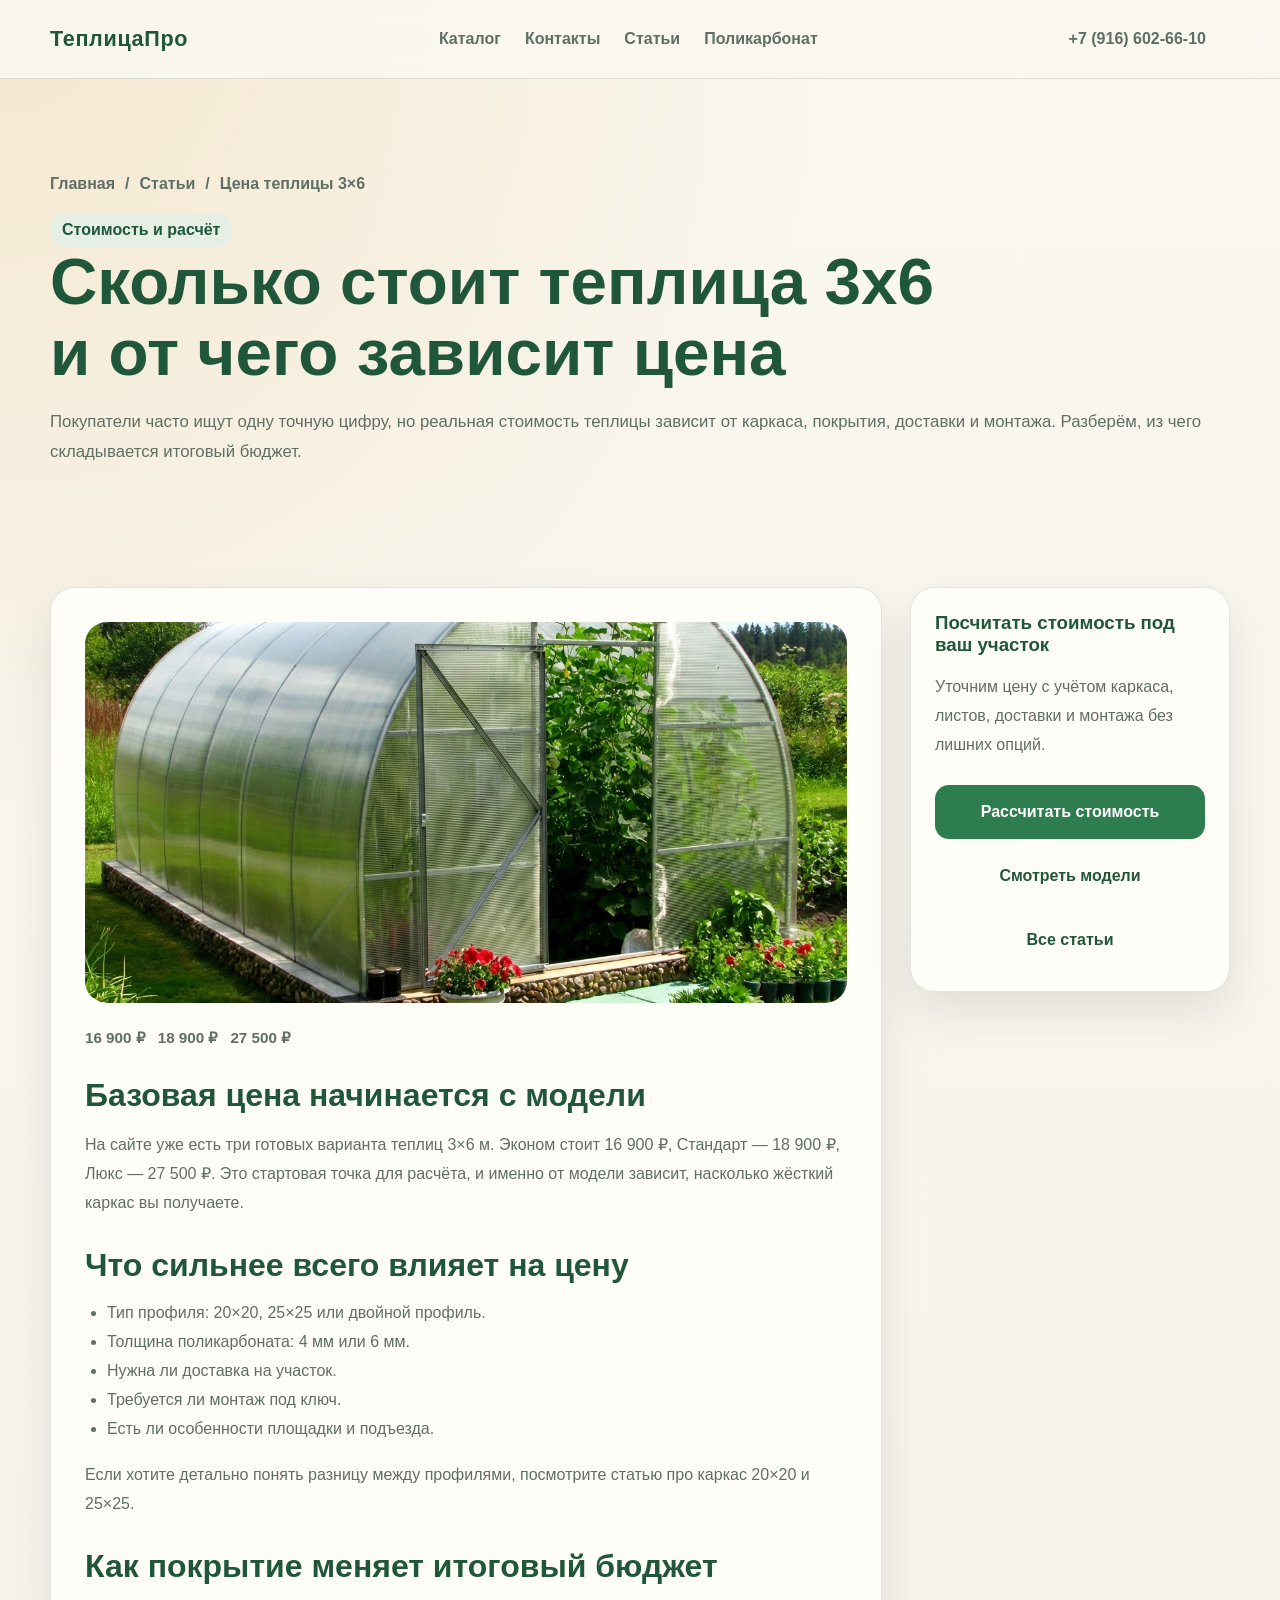
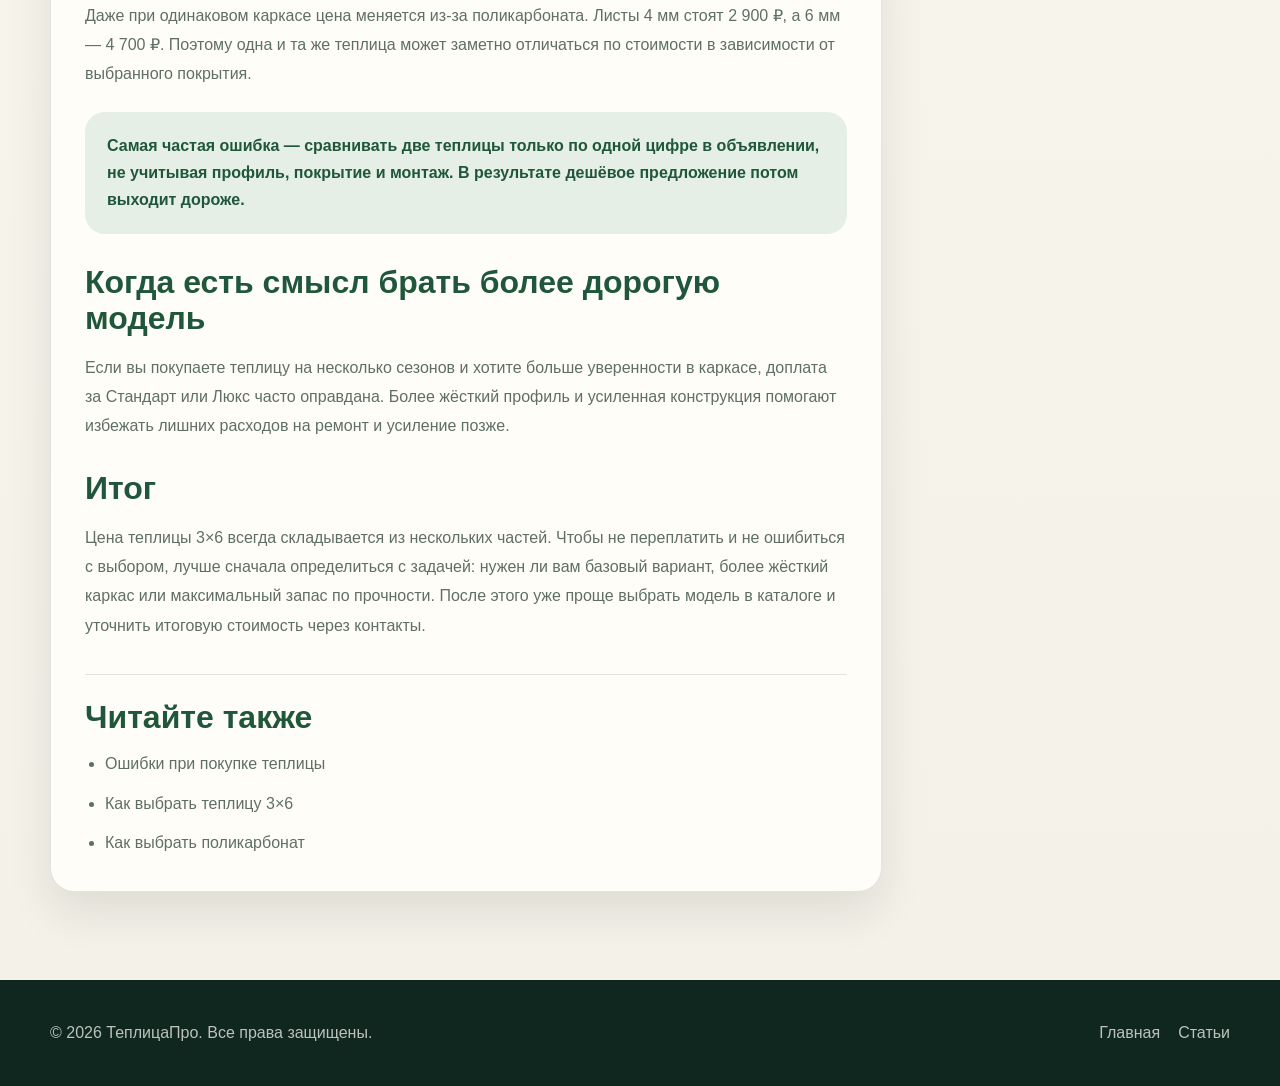
<file: post/stoimost-teplicy-3x6.html>
<!doctype html>
<html lang="ru">
  <head>
    <meta charset="UTF-8" />
    <meta name="viewport" content="width=device-width, initial-scale=1.0" />
    <title>Сколько стоит теплица 3x6 и от чего зависит цена | ТеплицаПро</title>
    <meta name="description" content="Разбираем, сколько стоит теплица 3x6 из поликарбоната и из чего складывается цена: профиль, толщина листа, монтаж, доставка и комплектация." />
    <link rel="canonical" href="/post/stoimost-teplicy-3x6.html" />
    <link rel="stylesheet" href="../style.css" />
    <link rel="stylesheet" href="post.css" />
  </head>
  <body>
    <header class="topbar"><div class="container topbar__inner"><a class="logo" href="../index.html#hero">ТеплицаПро</a><nav class="nav"><a href="../index.html#catalog">Каталог</a><a href="../index.html#contacts">Контакты</a><a href="index.html">Статьи</a><a href="../index.html#polycarbonate">Поликарбонат</a></nav><a class="phone-link" href="tel:+79166026610">+7 (916) 602-66-10</a></div></header>
    <main>
      <section class="article-hero"><div class="container"><div class="breadcrumbs"><a href="../index.html">Главная</a><span>/</span><a href="index.html">Статьи</a><span>/</span><span>Цена теплицы 3×6</span></div><span class="article-tag">Стоимость и расчёт</span><h1>Сколько стоит теплица 3x6 и от чего зависит цена</h1><p class="article-lead">Покупатели часто ищут одну точную цифру, но реальная стоимость теплицы зависит от каркаса, покрытия, доставки и монтажа. Разберём, из чего складывается итоговый бюджет.</p></div></section>
      <section class="section"><div class="container article-shell"><article class="article-main"><img class="article-cover" src="../pic/t1.jpg" alt="Стоимость теплицы 3 на 6 метров" /><div class="article-meta"><span>16 900 ₽</span><span>18 900 ₽</span><span>27 500 ₽</span></div><h2>Базовая цена начинается с модели</h2><p>На сайте уже есть три готовых варианта теплиц 3×6 м. Эконом стоит 16 900 ₽, Стандарт — 18 900 ₽, Люкс — 27 500 ₽. Это стартовая точка для расчёта, и именно от модели зависит, насколько жёсткий каркас вы получаете.</p><h2>Что сильнее всего влияет на цену</h2><ul><li>Тип профиля: 20×20, 25×25 или двойной профиль.</li><li>Толщина поликарбоната: 4 мм или 6 мм.</li><li>Нужна ли доставка на участок.</li><li>Требуется ли монтаж под ключ.</li><li>Есть ли особенности площадки и подъезда.</li></ul><p>Если хотите детально понять разницу между профилями, посмотрите статью <a href="profil-20x20-ili-25x25.html">про каркас 20×20 и 25×25</a>.</p><h2>Как покрытие меняет итоговый бюджет</h2><p>Даже при одинаковом каркасе цена меняется из-за поликарбоната. Листы 4 мм стоят 2 900 ₽, а 6 мм — 4 700 ₽. Поэтому одна и та же теплица может заметно отличаться по стоимости в зависимости от выбранного покрытия.</p><div class="article-note">Самая частая ошибка — сравнивать две теплицы только по одной цифре в объявлении, не учитывая профиль, покрытие и монтаж. В результате дешёвое предложение потом выходит дороже.</div><h2>Когда есть смысл брать более дорогую модель</h2><p>Если вы покупаете теплицу на несколько сезонов и хотите больше уверенности в каркасе, доплата за Стандарт или Люкс часто оправдана. Более жёсткий профиль и усиленная конструкция помогают избежать лишних расходов на ремонт и усиление позже.</p><h2>Итог</h2><p>Цена теплицы 3×6 всегда складывается из нескольких частей. Чтобы не переплатить и не ошибиться с выбором, лучше сначала определиться с задачей: нужен ли вам базовый вариант, более жёсткий каркас или максимальный запас по прочности. После этого уже проще выбрать модель в <a href="../index.html#catalog">каталоге</a> и уточнить итоговую стоимость через <a href="../index.html#contacts">контакты</a>.</p><section class="related-links"><h2>Читайте также</h2><ul><li><a href="oshibki-pri-pokupke-teplicy.html">Ошибки при покупке теплицы</a></li><li><a href="kak-vybrat-teplicu-iz-polikarbonata.html">Как выбрать теплицу 3×6</a></li><li><a href="polikarbonat-4-mm-ili-6-mm-chto-vybrat.html">Как выбрать поликарбонат</a></li></ul></section></article><aside class="article-sidebar"><h3>Посчитать стоимость под ваш участок</h3><p>Уточним цену с учётом каркаса, листов, доставки и монтажа без лишних опций.</p><a class="button button--primary" href="../index.html#contacts">Рассчитать стоимость</a><a class="button button--light" href="../index.html#catalog">Смотреть модели</a><a class="button button--light" href="index.html">Все статьи</a></aside></div></section>
    </main>
    <footer class="footer"><div class="container footer__inner"><p>© 2026 ТеплицаПро. Все права защищены.</p><div class="footer__links"><a href="../index.html">Главная</a><a href="index.html">Статьи</a></div></div></footer>
  </body>
</html>
</file>
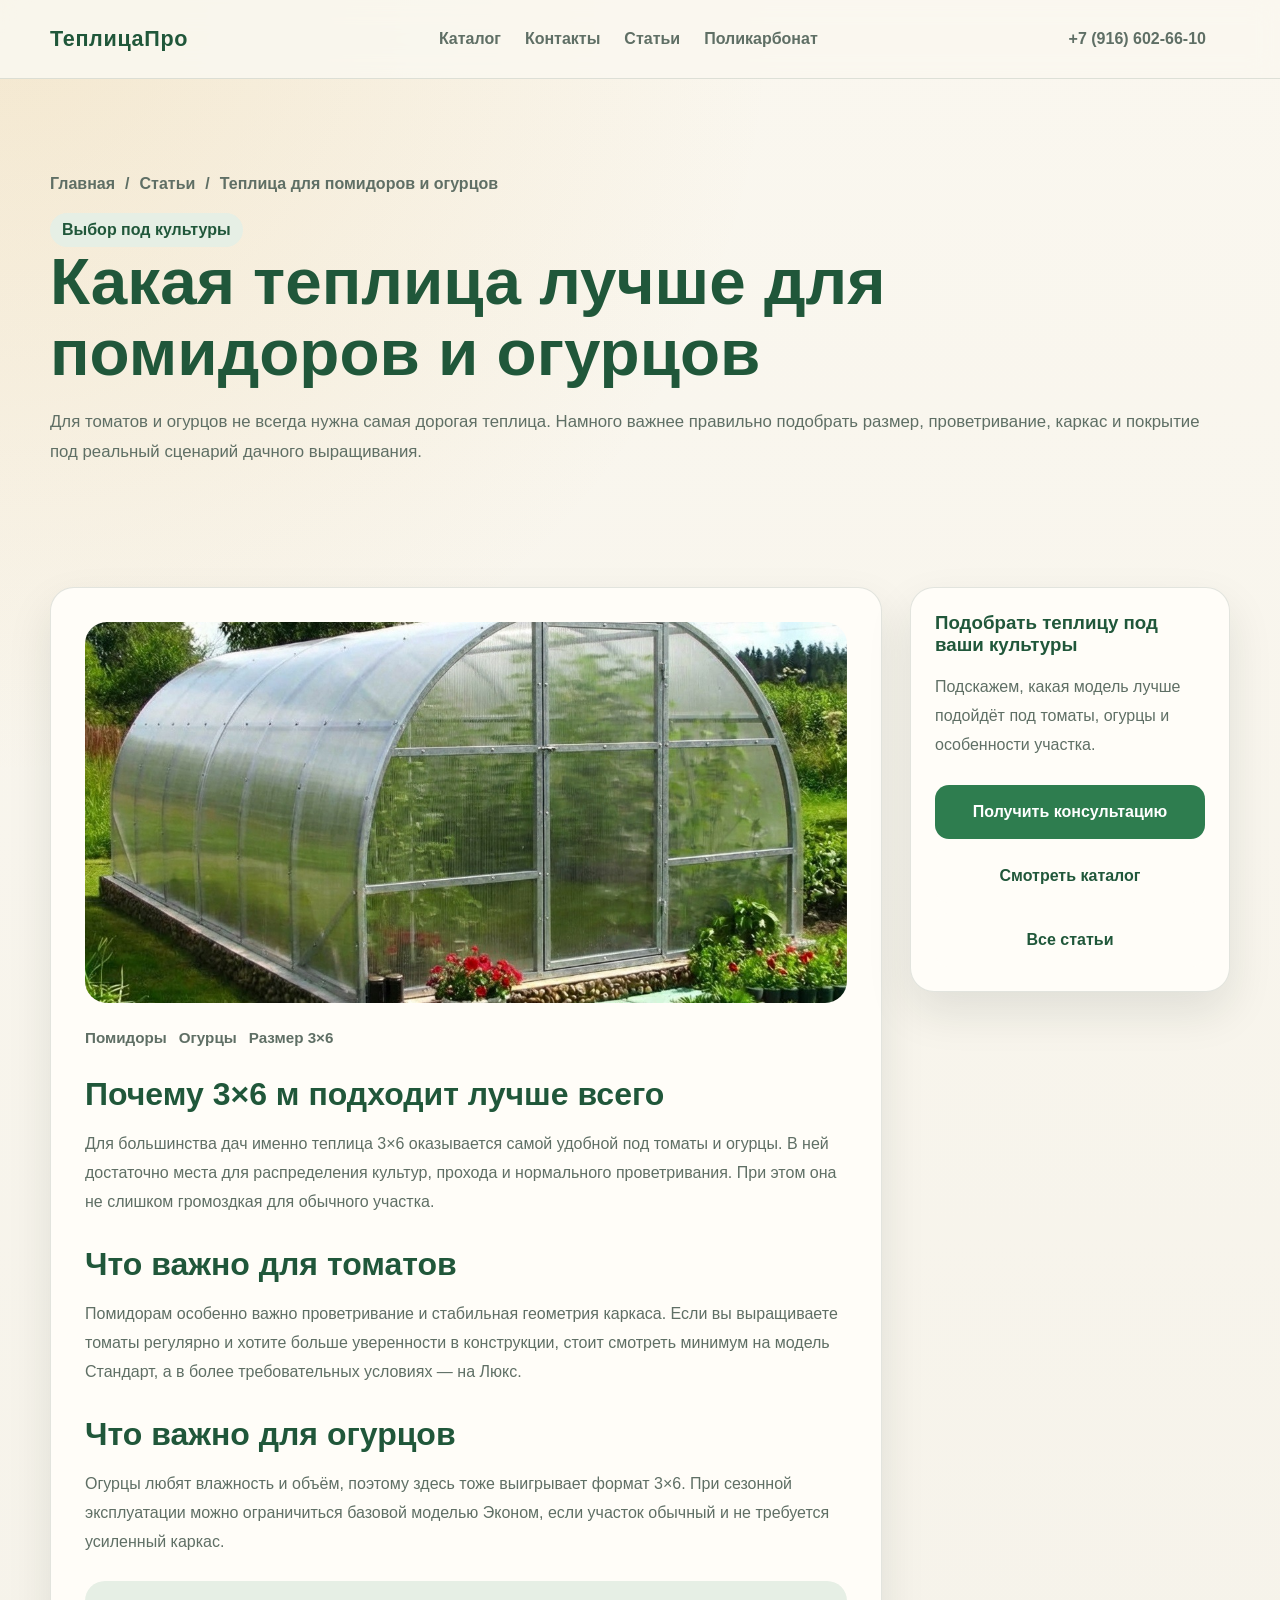
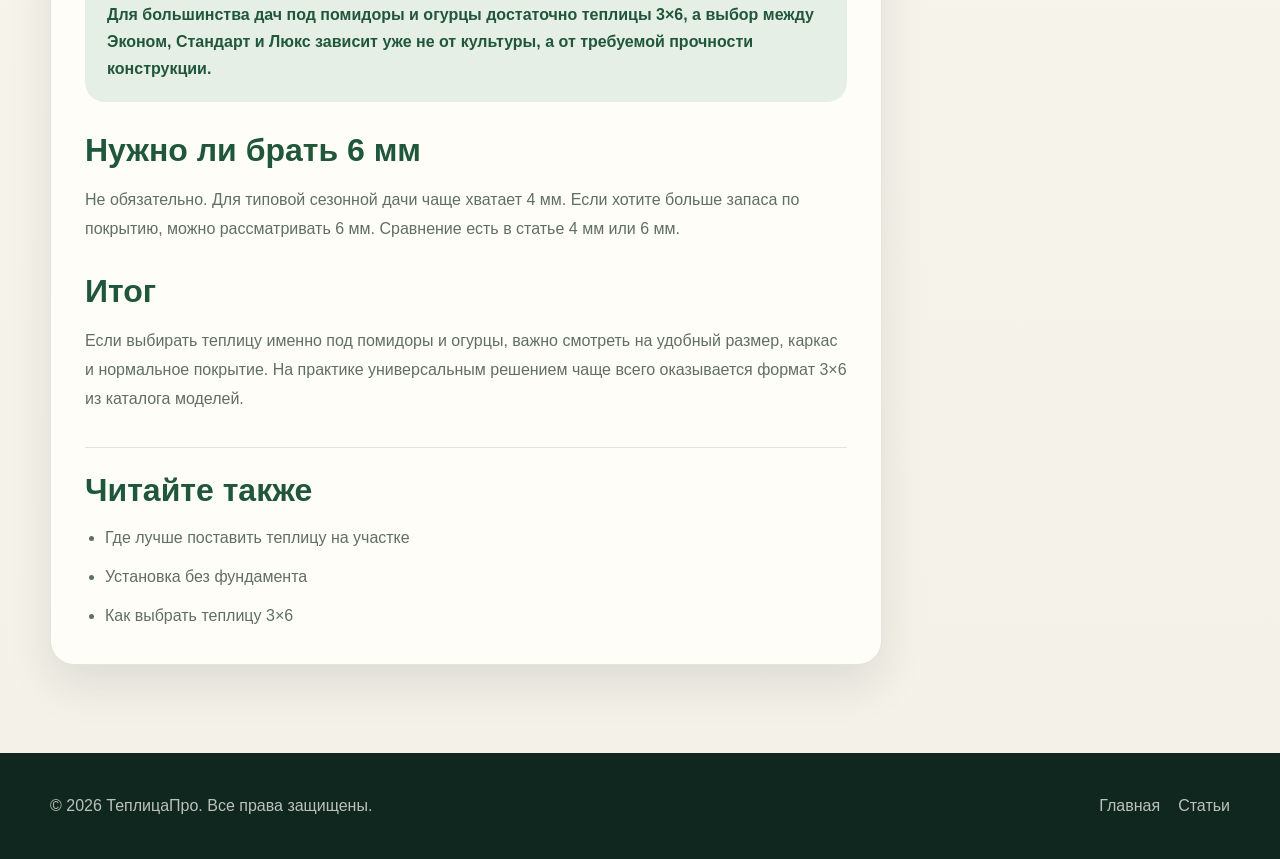
<file: post/teplica-dlya-pomidorov-i-ogurcov.html>
<!doctype html>
<html lang="ru">
  <head>
    <meta charset="UTF-8" />
    <meta name="viewport" content="width=device-width, initial-scale=1.0" />
    <title>Какая теплица лучше для помидоров и огурцов | ТеплицаПро</title>
    <meta name="description" content="Как выбрать теплицу для помидоров и огурцов: размер, каркас, покрытие и что лучше для дачного выращивания основных культур." />
    <link rel="canonical" href="/post/teplica-dlya-pomidorov-i-ogurcov.html" />
    <link rel="stylesheet" href="../style.css" />
    <link rel="stylesheet" href="post.css" />
  </head>
  <body>
    <header class="topbar"><div class="container topbar__inner"><a class="logo" href="../index.html#hero">ТеплицаПро</a><nav class="nav"><a href="../index.html#catalog">Каталог</a><a href="../index.html#contacts">Контакты</a><a href="index.html">Статьи</a><a href="../index.html#polycarbonate">Поликарбонат</a></nav><a class="phone-link" href="tel:+79166026610">+7 (916) 602-66-10</a></div></header>
    <main>
      <section class="article-hero"><div class="container"><div class="breadcrumbs"><a href="../index.html">Главная</a><span>/</span><a href="index.html">Статьи</a><span>/</span><span>Теплица для помидоров и огурцов</span></div><span class="article-tag">Выбор под культуры</span><h1>Какая теплица лучше для помидоров и огурцов</h1><p class="article-lead">Для томатов и огурцов не всегда нужна самая дорогая теплица. Намного важнее правильно подобрать размер, проветривание, каркас и покрытие под реальный сценарий дачного выращивания.</p></div></section>
      <section class="section"><div class="container article-shell"><article class="article-main"><img class="article-cover" src="../pic/t2.jpg" alt="Теплица для помидоров и огурцов" /><div class="article-meta"><span>Помидоры</span><span>Огурцы</span><span>Размер 3×6</span></div><h2>Почему 3×6 м подходит лучше всего</h2><p>Для большинства дач именно теплица 3×6 оказывается самой удобной под томаты и огурцы. В ней достаточно места для распределения культур, прохода и нормального проветривания. При этом она не слишком громоздкая для обычного участка.</p><h2>Что важно для томатов</h2><p>Помидорам особенно важно проветривание и стабильная геометрия каркаса. Если вы выращиваете томаты регулярно и хотите больше уверенности в конструкции, стоит смотреть минимум на модель Стандарт, а в более требовательных условиях — на Люкс.</p><h2>Что важно для огурцов</h2><p>Огурцы любят влажность и объём, поэтому здесь тоже выигрывает формат 3×6. При сезонной эксплуатации можно ограничиться базовой моделью Эконом, если участок обычный и не требуется усиленный каркас.</p><div class="article-note">Для большинства дач под помидоры и огурцы достаточно теплицы 3×6, а выбор между Эконом, Стандарт и Люкс зависит уже не от культуры, а от требуемой прочности конструкции.</div><h2>Нужно ли брать 6 мм</h2><p>Не обязательно. Для типовой сезонной дачи чаще хватает 4 мм. Если хотите больше запаса по покрытию, можно рассматривать 6 мм. Сравнение есть в статье <a href="polikarbonat-4-mm-ili-6-mm-chto-vybrat.html">4 мм или 6 мм</a>.</p><h2>Итог</h2><p>Если выбирать теплицу именно под помидоры и огурцы, важно смотреть на удобный размер, каркас и нормальное покрытие. На практике универсальным решением чаще всего оказывается формат 3×6 из <a href="../index.html#catalog">каталога моделей</a>.</p><section class="related-links"><h2>Читайте также</h2><ul><li><a href="gde-postavit-teplicu-na-uchastke.html">Где лучше поставить теплицу на участке</a></li><li><a href="ustanovka-teplicy-bez-fundamenta.html">Установка без фундамента</a></li><li><a href="kak-vybrat-teplicu-iz-polikarbonata.html">Как выбрать теплицу 3×6</a></li></ul></section></article><aside class="article-sidebar"><h3>Подобрать теплицу под ваши культуры</h3><p>Подскажем, какая модель лучше подойдёт под томаты, огурцы и особенности участка.</p><a class="button button--primary" href="../index.html#contacts">Получить консультацию</a><a class="button button--light" href="../index.html#catalog">Смотреть каталог</a><a class="button button--light" href="index.html">Все статьи</a></aside></div></section>
    </main>
    <footer class="footer"><div class="container footer__inner"><p>© 2026 ТеплицаПро. Все права защищены.</p><div class="footer__links"><a href="../index.html">Главная</a><a href="index.html">Статьи</a></div></div></footer>
  </body>
</html>
</file>
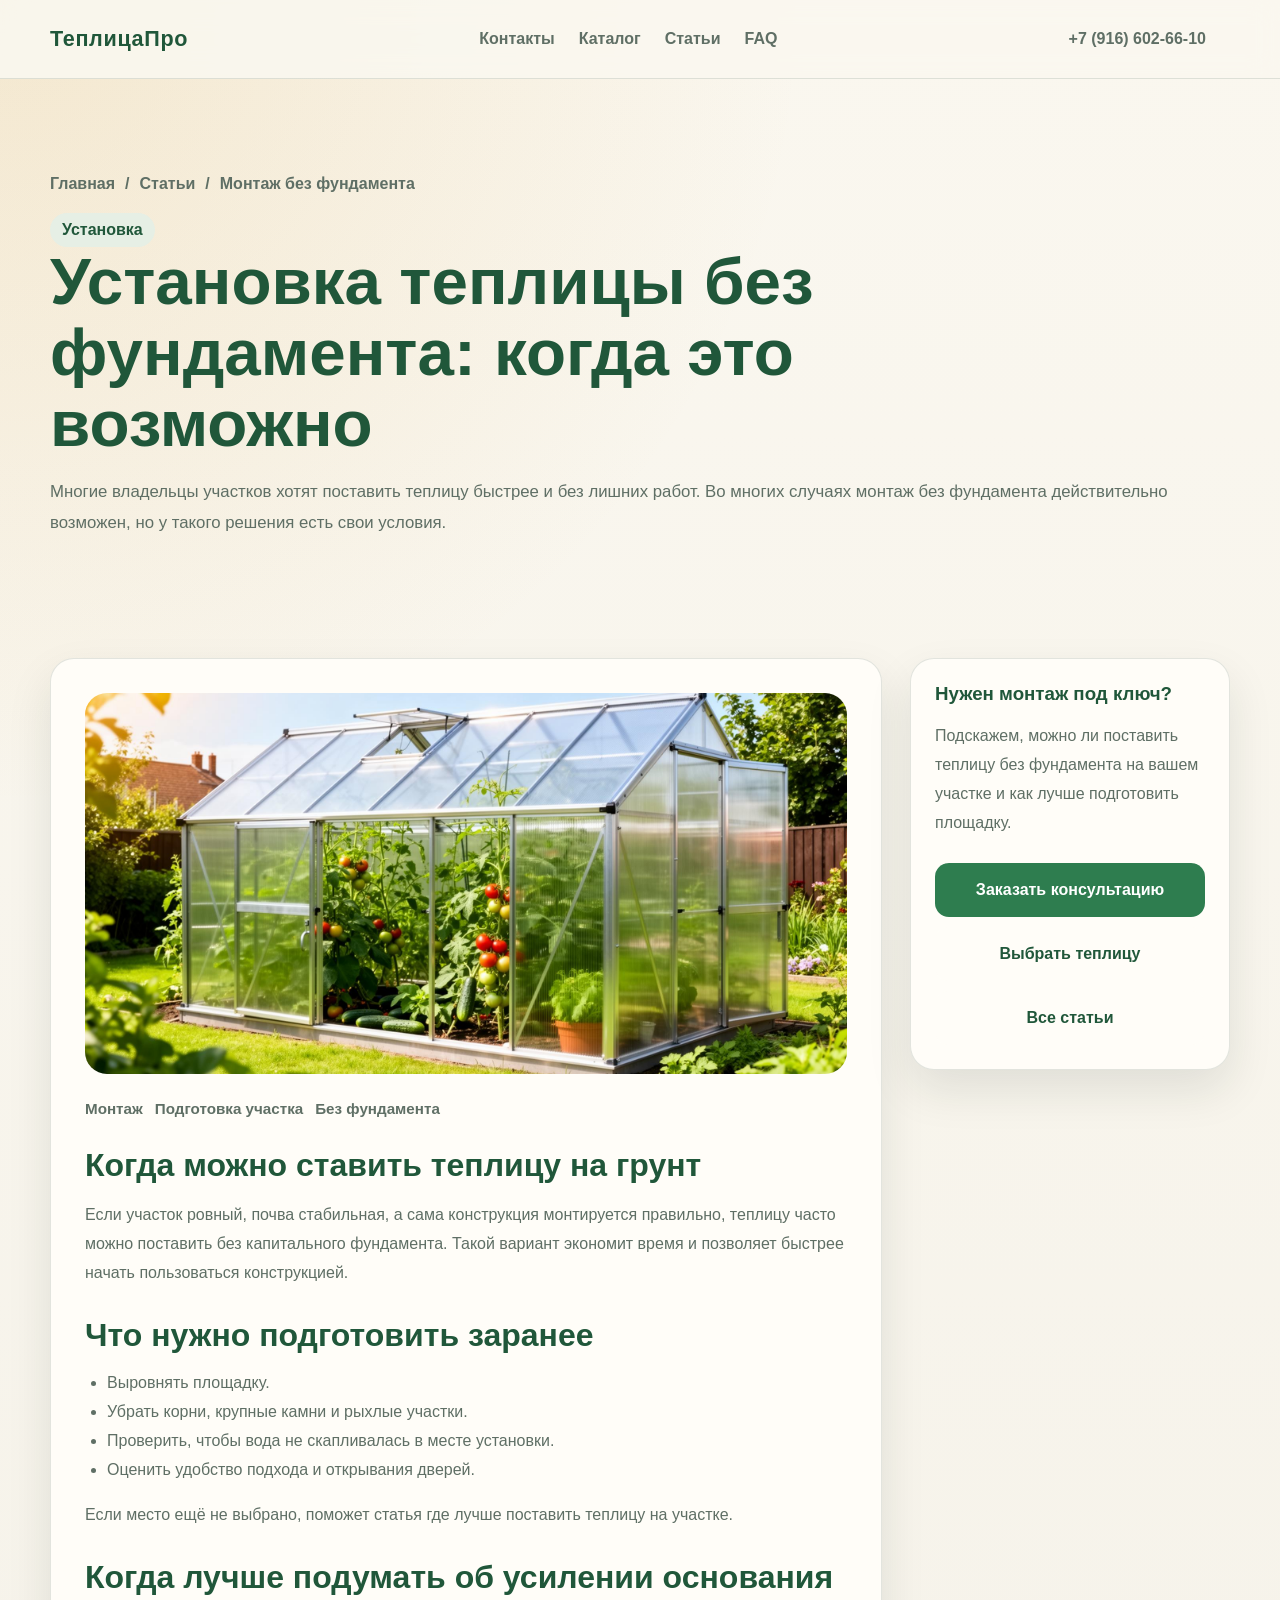
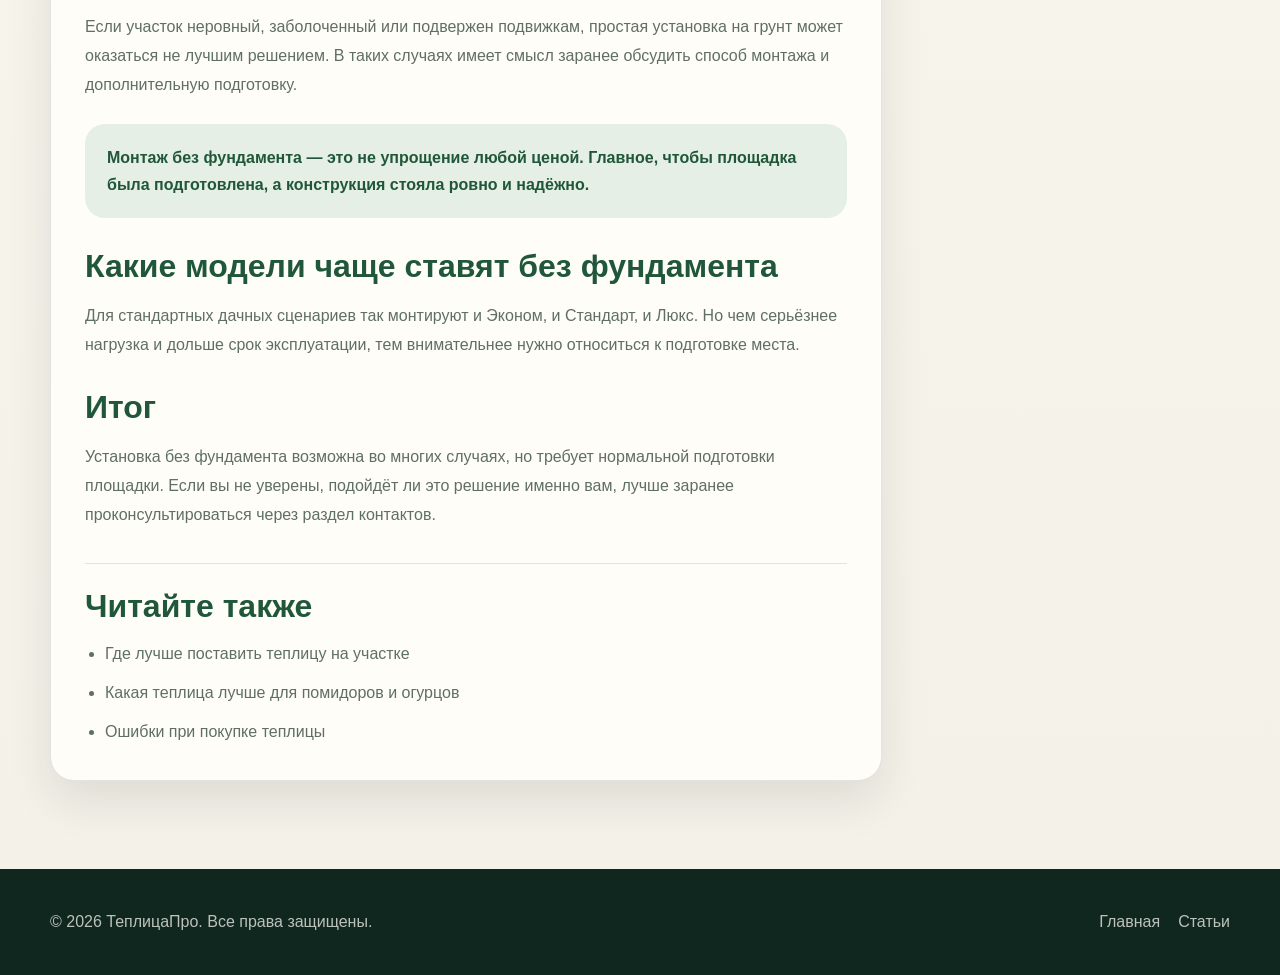
<file: post/ustanovka-teplicy-bez-fundamenta.html>
<!doctype html>
<html lang="ru">
  <head>
    <meta charset="UTF-8" />
    <meta name="viewport" content="width=device-width, initial-scale=1.0" />
    <title>Установка теплицы без фундамента: когда это возможно | ТеплицаПро</title>
    <meta name="description" content="Когда можно установить теплицу без фундамента, как подготовить площадку и что важно учесть перед монтажом на грунт." />
    <link rel="canonical" href="/post/ustanovka-teplicy-bez-fundamenta.html" />
    <link rel="stylesheet" href="../style.css" />
    <link rel="stylesheet" href="post.css" />
  </head>
  <body>
    <header class="topbar"><div class="container topbar__inner"><a class="logo" href="../index.html#hero">ТеплицаПро</a><nav class="nav"><a href="../index.html#contacts">Контакты</a><a href="../index.html#catalog">Каталог</a><a href="index.html">Статьи</a><a href="../index.html#faq">FAQ</a></nav><a class="phone-link" href="tel:+79166026610">+7 (916) 602-66-10</a></div></header>
    <main>
      <section class="article-hero"><div class="container"><div class="breadcrumbs"><a href="../index.html">Главная</a><span>/</span><a href="index.html">Статьи</a><span>/</span><span>Монтаж без фундамента</span></div><span class="article-tag">Установка</span><h1>Установка теплицы без фундамента: когда это возможно</h1><p class="article-lead">Многие владельцы участков хотят поставить теплицу быстрее и без лишних работ. Во многих случаях монтаж без фундамента действительно возможен, но у такого решения есть свои условия.</p></div></section>
      <section class="section"><div class="container article-shell"><article class="article-main"><img class="article-cover" src="../pic/hero-greenhouse.jpg" alt="Установка теплицы на грунт без фундамента" /><div class="article-meta"><span>Монтаж</span><span>Подготовка участка</span><span>Без фундамента</span></div><h2>Когда можно ставить теплицу на грунт</h2><p>Если участок ровный, почва стабильная, а сама конструкция монтируется правильно, теплицу часто можно поставить без капитального фундамента. Такой вариант экономит время и позволяет быстрее начать пользоваться конструкцией.</p><h2>Что нужно подготовить заранее</h2><ul><li>Выровнять площадку.</li><li>Убрать корни, крупные камни и рыхлые участки.</li><li>Проверить, чтобы вода не скапливалась в месте установки.</li><li>Оценить удобство подхода и открывания дверей.</li></ul><p>Если место ещё не выбрано, поможет статья <a href="gde-postavit-teplicu-na-uchastke.html">где лучше поставить теплицу на участке</a>.</p><h2>Когда лучше подумать об усилении основания</h2><p>Если участок неровный, заболоченный или подвержен подвижкам, простая установка на грунт может оказаться не лучшим решением. В таких случаях имеет смысл заранее обсудить способ монтажа и дополнительную подготовку.</p><div class="article-note">Монтаж без фундамента — это не упрощение любой ценой. Главное, чтобы площадка была подготовлена, а конструкция стояла ровно и надёжно.</div><h2>Какие модели чаще ставят без фундамента</h2><p>Для стандартных дачных сценариев так монтируют и Эконом, и Стандарт, и Люкс. Но чем серьёзнее нагрузка и дольше срок эксплуатации, тем внимательнее нужно относиться к подготовке места.</p><h2>Итог</h2><p>Установка без фундамента возможна во многих случаях, но требует нормальной подготовки площадки. Если вы не уверены, подойдёт ли это решение именно вам, лучше заранее проконсультироваться через <a href="../index.html#contacts">раздел контактов</a>.</p><section class="related-links"><h2>Читайте также</h2><ul><li><a href="gde-postavit-teplicu-na-uchastke.html">Где лучше поставить теплицу на участке</a></li><li><a href="teplica-dlya-pomidorov-i-ogurcov.html">Какая теплица лучше для помидоров и огурцов</a></li><li><a href="oshibki-pri-pokupke-teplicy.html">Ошибки при покупке теплицы</a></li></ul></section></article><aside class="article-sidebar"><h3>Нужен монтаж под ключ?</h3><p>Подскажем, можно ли поставить теплицу без фундамента на вашем участке и как лучше подготовить площадку.</p><a class="button button--primary" href="../index.html#contacts">Заказать консультацию</a><a class="button button--light" href="../index.html#catalog">Выбрать теплицу</a><a class="button button--light" href="index.html">Все статьи</a></aside></div></section>
    </main>
    <footer class="footer"><div class="container footer__inner"><p>© 2026 ТеплицаПро. Все права защищены.</p><div class="footer__links"><a href="../index.html">Главная</a><a href="index.html">Статьи</a></div></div></footer>
  </body>
</html>
</file>
<file: style.css>
:root {
  --bg: #f4f1e8;
  --surface: #fffdf8;
  --surface-strong: #143126;
  --surface-muted: #e6efe5;
  --text: #1e2d25;
  --text-soft: #5f6f65;
  --line: rgba(20, 49, 38, 0.12);
  --brand: #2e7d4f;
  --brand-dark: #20573a;
  --accent: #d8a23d;
  --shadow: 0 20px 45px rgba(17, 35, 28, 0.1);
  --radius: 24px;
  --container: 1180px;
}

*,
*::before,
*::after {
  box-sizing: border-box;
}

html {
  scroll-behavior: smooth;
}

body {
  margin: 0;
  font-family: "Segoe UI", Tahoma, Geneva, Verdana, sans-serif;
  color: var(--text);
  background:
    radial-gradient(circle at top left, rgba(216, 162, 61, 0.18), transparent 28%),
    linear-gradient(180deg, #faf7ef 0%, var(--bg) 100%);
}

img {
  display: block;
  max-width: 100%;
}

a {
  color: inherit;
  text-decoration: none;
}

button,
input,
textarea {
  font: inherit;
}

.container {
  width: min(calc(100% - 32px), var(--container));
  margin: 0 auto;
}

.topbar {
  position: sticky;
  top: 0;
  z-index: 20;
  backdrop-filter: blur(14px);
  background: rgba(250, 247, 239, 0.88);
  border-bottom: 1px solid var(--line);
}

.topbar__inner {
  display: grid;
  grid-template-columns: auto 1fr auto auto;
  gap: 24px;
  align-items: center;
  min-height: 78px;
}

.logo {
  font-size: 1.35rem;
  font-weight: 800;
  letter-spacing: 0.03em;
  color: var(--brand-dark);
}

.nav {
  display: flex;
  justify-content: center;
  gap: 24px;
}

.nav a,
.phone-link {
  color: var(--text-soft);
  font-weight: 600;
}

.nav a:hover,
.phone-link:hover {
  color: var(--brand-dark);
}

.menu-toggle {
  display: none;
  border: 1px solid var(--line);
  background: var(--surface);
  border-radius: 999px;
  padding: 10px 16px;
  cursor: pointer;
}

.hero {
  position: relative;
  min-height: 92vh;
  display: flex;
  align-items: center;
  background:
    linear-gradient(90deg, rgba(18, 42, 31, 0.82) 0%, rgba(18, 42, 31, 0.55) 45%, rgba(18, 42, 31, 0.25) 100%),
    url("pic/hero-greenhouse.jpg") center/cover no-repeat;
  color: #fffdf8;
}

.hero__backdrop {
  position: absolute;
  inset: 0;
  background:
    radial-gradient(circle at 20% 20%, rgba(216, 162, 61, 0.25), transparent 22%),
    linear-gradient(180deg, rgba(12, 28, 21, 0.08), rgba(12, 28, 21, 0.28));
}

.hero__content {
  position: relative;
  z-index: 1;
  max-width: 700px;
  padding: 72px 0;
}

.eyebrow {
  margin: 0 0 14px;
  color: var(--accent);
  font-size: 0.9rem;
  font-weight: 800;
  letter-spacing: 0.12em;
  text-transform: uppercase;
}

.hero h1,
.section-heading h2,
.promo h2 {
  margin: 0;
  line-height: 1.05;
}

.hero h1 {
  font-size: clamp(2.5rem, 5vw, 4.9rem);
  margin-bottom: 20px;
}

.hero__lead {
  margin: 0 0 28px;
  font-size: 1.15rem;
  line-height: 1.7;
  color: rgba(255, 253, 248, 0.9);
}

.hero__badges {
  display: flex;
  flex-wrap: wrap;
  gap: 12px;
  margin-bottom: 32px;
}

.hero__badges span,
.pill-row span {
  display: inline-flex;
  align-items: center;
  min-height: 42px;
  padding: 10px 16px;
  border-radius: 999px;
  font-weight: 700;
}

.hero__badges span {
  background: rgba(255, 253, 248, 0.14);
  border: 1px solid rgba(255, 253, 248, 0.18);
}

.hero__actions {
  display: flex;
  flex-wrap: wrap;
  gap: 14px;
}

.button {
  display: inline-flex;
  align-items: center;
  justify-content: center;
  min-height: 54px;
  padding: 0 24px;
  border: none;
  border-radius: 14px;
  font-weight: 800;
  cursor: pointer;
  transition:
    transform 0.2s ease,
    background 0.2s ease,
    color 0.2s ease,
    border-color 0.2s ease;
}

.button:hover {
  transform: translateY(-1px);
}

.button--primary {
  background: var(--brand);
  color: #fff;
}

.button--primary:hover {
  background: var(--brand-dark);
}

.button--ghost {
  border: 1px solid rgba(255, 253, 248, 0.5);
  color: #fff;
  background: transparent;
}

.button--ghost:hover {
  background: rgba(255, 253, 248, 0.08);
}

.button--light {
  background: #fffdf8;
  color: var(--brand-dark);
}

.button--full {
  width: 100%;
}

.trustbar {
  background: var(--surface-strong);
  color: rgba(255, 253, 248, 0.92);
}

.trustbar__grid {
  display: grid;
  grid-template-columns: repeat(3, 1fr);
  gap: 16px;
  padding: 20px 0;
  font-weight: 700;
  text-align: center;
}

.section {
  padding: 88px 0;
}

.section--muted {
  background: rgba(255, 255, 255, 0.45);
}

.section-heading {
  max-width: 680px;
  margin: 0 auto 40px;
  text-align: center;
}

.section-heading--left {
  margin-left: 0;
  text-align: left;
}

.section-heading h2 {
  font-size: clamp(2rem, 4vw, 3.25rem);
}

.cards-grid {
  display: grid;
  gap: 24px;
}

.cards-grid--two {
  grid-template-columns: repeat(2, minmax(0, 1fr));
}

.cards-grid--three {
  grid-template-columns: repeat(3, minmax(0, 1fr));
}

.cards-grid--four {
  grid-template-columns: repeat(4, minmax(0, 1fr));
}

.feature-card,
.product-card,
.sheet-card,
.review-card,
.info-card,
.step {
  background: var(--surface);
  border: 1px solid var(--line);
  border-radius: var(--radius);
  box-shadow: var(--shadow);
}

.feature-card {
  padding: 28px;
}

.feature-card h3,
.product-card h3,
.sheet-card h3,
.step h3,
.info-card h3 {
  margin: 0 0 12px;
}

.feature-card p,
.sheet-card p,
.review-card p,
.step p,
.info-card p,
.product-card li,
.sheet-card__meta {
  margin: 0;
  color: var(--text-soft);
  line-height: 1.65;
}

.product-card {
  position: relative;
  overflow: hidden;
}

.product-card img {
  width: 100%;
  height: 240px;
  object-fit: cover;
}

.product-card__body {
  display: flex;
  flex-direction: column;
  gap: 16px;
  padding: 24px;
}

.product-card ul {
  padding-left: 18px;
  margin: 0;
}

.product-card--accent {
  border-color: rgba(46, 125, 79, 0.4);
}

.product-card__tag {
  position: absolute;
  top: 16px;
  right: 16px;
  background: linear-gradient(135deg, var(--accent), #ebb95d);
  color: #2e220b;
  padding: 8px 12px;
  border-radius: 999px;
  font-size: 0.82rem;
  font-weight: 800;
}

.price {
  font-size: 1.8rem;
  line-height: 1;
  font-weight: 900;
  color: var(--brand-dark);
}

.sheet-card {
  display: flex;
  flex-direction: column;
  gap: 16px;
  padding: 32px;
}

.sheet-card__meta {
  margin-bottom: 4px;
  font-weight: 700;
}

.sheet-card__footer {
  display: flex;
  align-items: center;
  justify-content: center;
  gap: 18px;
  margin-top: auto;
  padding-top: 24px;
}

.sheet-card__footer .price {
  margin: 0;
}

.pill-row {
  display: flex;
  flex-wrap: wrap;
  gap: 10px;
  margin: 8px 0 0;
}

.pill-row span {
  background: var(--surface-muted);
  color: var(--brand-dark);
}

.steps {
  display: grid;
  grid-template-columns: repeat(4, minmax(0, 1fr));
  gap: 24px;
}

.step {
  padding: 28px;
  text-align: center;
}

.step__button {
  margin-top: 18px;
  width: 100%;
}

.step__number {
  display: grid;
  place-items: center;
  width: 64px;
  height: 64px;
  margin: 0 auto 18px;
  border-radius: 50%;
  background: linear-gradient(135deg, var(--brand), var(--brand-dark));
  color: #fff;
  font-weight: 900;
  font-size: 1.35rem;
}

.review-card {
  padding: 26px;
}

.stars {
  margin-bottom: 16px;
  color: var(--accent);
  letter-spacing: 0.14em;
}

.review-card strong {
  display: inline-block;
  margin-top: 18px;
}

.promo {
  padding: 92px 0;
  background:
    linear-gradient(135deg, rgba(20, 49, 38, 0.96), rgba(32, 87, 58, 0.92)),
    linear-gradient(90deg, rgba(216, 162, 61, 0.12), transparent);
  color: #fffdf8;
}

.promo__inner {
  max-width: 760px;
  text-align: center;
}

.promo h2 {
  font-size: clamp(2rem, 4vw, 3.35rem);
  margin-bottom: 16px;
}

.promo p:last-of-type {
  margin: 0 0 30px;
  color: rgba(255, 253, 248, 0.82);
  font-size: 1.08rem;
}

.contacts {
  display: grid;
  grid-template-columns: 1.15fr 0.85fr;
  gap: 28px;
}

.contacts--single {
  grid-template-columns: 1fr;
}

.contacts__form,
.contacts__info {
  display: flex;
  flex-direction: column;
  gap: 20px;
}

.contacts__info {
  max-width: 760px;
}

.info-card {
  padding: 26px;
}

.info-card a {
  color: var(--brand-dark);
  font-weight: 800;
}

.contacts-phone-button {
  color: #fff !important;
}

.faq-list {
  display: grid;
  gap: 18px;
  max-width: 980px;
  margin: 0 auto;
}

.faq-item {
  padding: 26px 28px;
  background: var(--surface);
  border: 1px solid var(--line);
  border-radius: var(--radius);
  box-shadow: var(--shadow);
}

.faq-item h3 {
  margin: 0 0 12px;
  font-size: 1.1rem;
}

.faq-item p {
  margin: 0;
  color: var(--text-soft);
  line-height: 1.7;
}

.footer {
  padding: 28px 0;
  background: #10271f;
  color: rgba(255, 253, 248, 0.72);
}

.footer__inner {
  display: flex;
  align-items: center;
  justify-content: space-between;
  gap: 18px;
}

.footer__links {
  display: flex;
  flex-wrap: wrap;
  gap: 18px;
}

.floating-call {
  position: fixed;
  right: 22px;
  bottom: 22px;
  z-index: 30;
  display: inline-flex;
  align-items: center;
  justify-content: center;
  min-width: 132px;
  min-height: 52px;
  padding: 0 18px;
  border-radius: 999px;
  background: linear-gradient(135deg, var(--accent), #f0b952);
  color: #2f2208;
  font-weight: 900;
  box-shadow: 0 20px 35px rgba(216, 162, 61, 0.28);
}

@media (max-width: 1080px) {
  .cards-grid--four,
  .steps {
    grid-template-columns: repeat(2, minmax(0, 1fr));
  }

  .contacts {
    grid-template-columns: 1fr;
  }
}

@media (max-width: 860px) {
  .topbar__inner {
    grid-template-columns: auto auto auto;
  }

  .menu-toggle {
    display: inline-flex;
    justify-self: end;
  }

  .nav {
    position: absolute;
    top: 78px;
    left: 16px;
    right: 16px;
    display: none;
    flex-direction: column;
    padding: 18px;
    background: rgba(255, 253, 248, 0.98);
    border: 1px solid var(--line);
    border-radius: 18px;
    box-shadow: var(--shadow);
  }

  .nav.is-open {
    display: flex;
  }

  .phone-link {
    display: none;
  }

  .trustbar__grid,
  .cards-grid--three,
  .cards-grid--two {
    grid-template-columns: 1fr;
  }
}

@media (max-width: 640px) {
  .section {
    padding: 72px 0;
  }

  .hero {
    min-height: auto;
  }

  .hero__content {
    padding: 110px 0 72px;
  }

  .hero__actions,
  .footer__inner {
    flex-direction: column;
    align-items: stretch;
  }

  .cards-grid--four,
  .steps {
    grid-template-columns: 1fr;
  }

  .floating-call {
    left: 16px;
    right: 16px;
    bottom: 16px;
    width: auto;
  }
}
</file>
<file: post/post.css>
.page-hero,
.article-hero {
  padding: 96px 0 32px;
}

.page-hero__inner {
  max-width: 780px;
}

.breadcrumbs {
  display: flex;
  flex-wrap: wrap;
  gap: 10px;
  margin-bottom: 20px;
  color: var(--text-soft);
  font-weight: 600;
}

.page-hero h1,
.article-hero h1 {
  margin: 0 0 18px;
  color: var(--brand-dark);
  line-height: 1.08;
}

.page-hero h1 {
  font-size: clamp(2.4rem, 6vw, 4.2rem);
}

.article-hero h1 {
  max-width: 920px;
  font-size: clamp(2.2rem, 5.4vw, 4.1rem);
}

.page-hero p,
.article-lead {
  margin: 0;
  color: var(--text-soft);
  font-size: 1.05rem;
  line-height: 1.8;
}

.posts-grid {
  display: grid;
  grid-template-columns: repeat(2, minmax(0, 1fr));
  gap: 24px;
}

.post-card {
  display: flex;
  flex-direction: column;
  gap: 18px;
  padding: 28px;
}

.post-card__meta {
  display: flex;
  flex-wrap: wrap;
  gap: 10px;
  color: var(--text-soft);
  font-size: 0.95rem;
  font-weight: 700;
}

.post-card h2 {
  margin: 0;
  font-size: 1.55rem;
  line-height: 1.22;
  color: var(--brand-dark);
}

.post-card p {
  margin: 0;
  color: var(--text-soft);
  line-height: 1.75;
}

.post-card__actions {
  margin-top: auto;
  display: flex;
  flex-wrap: wrap;
  gap: 14px;
}

.post-card__tag,
.article-tag {
  display: inline-flex;
  align-items: center;
  width: fit-content;
  padding: 8px 12px;
  border-radius: 999px;
  background: var(--surface-muted);
  color: var(--brand-dark);
  font-weight: 800;
}

.article-shell {
  display: grid;
  grid-template-columns: minmax(0, 1fr) 320px;
  gap: 28px;
  align-items: start;
}

.article-main,
.article-sidebar {
  background: var(--surface);
  border: 1px solid var(--line);
  border-radius: var(--radius);
  box-shadow: var(--shadow);
}

.article-main {
  padding: 34px;
}

.article-sidebar {
  position: sticky;
  top: 104px;
  padding: 24px;
}

.article-cover {
  width: 100%;
  aspect-ratio: 16 / 8;
  object-fit: cover;
  border-radius: 22px;
  margin: 0 0 26px;
}

.article-main h2 {
  margin: 30px 0 14px;
  font-size: 2rem;
  line-height: 1.15;
  color: var(--brand-dark);
}

.article-main h3 {
  margin: 24px 0 12px;
  font-size: 1.35rem;
  color: var(--brand-dark);
}

.article-main p,
.article-main li,
.article-sidebar p {
  color: var(--text-soft);
  line-height: 1.82;
}

.article-main ul {
  margin: 0;
  padding-left: 22px;
}

.article-note {
  margin: 24px 0;
  padding: 20px 22px;
  border-radius: 20px;
  background: var(--surface-muted);
  color: var(--brand-dark);
  font-weight: 700;
  line-height: 1.7;
}

.article-sidebar h3,
.related-links h2 {
  margin: 0 0 14px;
  color: var(--brand-dark);
}

.article-sidebar .button {
  width: 100%;
  margin-top: 10px;
}

.related-links {
  margin-top: 34px;
  padding-top: 24px;
  border-top: 1px solid var(--line);
}

.related-links ul {
  display: grid;
  gap: 10px;
  padding-left: 20px;
}

.article-meta {
  display: flex;
  flex-wrap: wrap;
  gap: 12px;
  margin: 0 0 20px;
  color: var(--text-soft);
  font-size: 0.95rem;
  font-weight: 700;
}

@media (max-width: 980px) {
  .article-shell,
  .posts-grid {
    grid-template-columns: 1fr;
  }

  .article-sidebar {
    position: static;
  }
}
</file>
